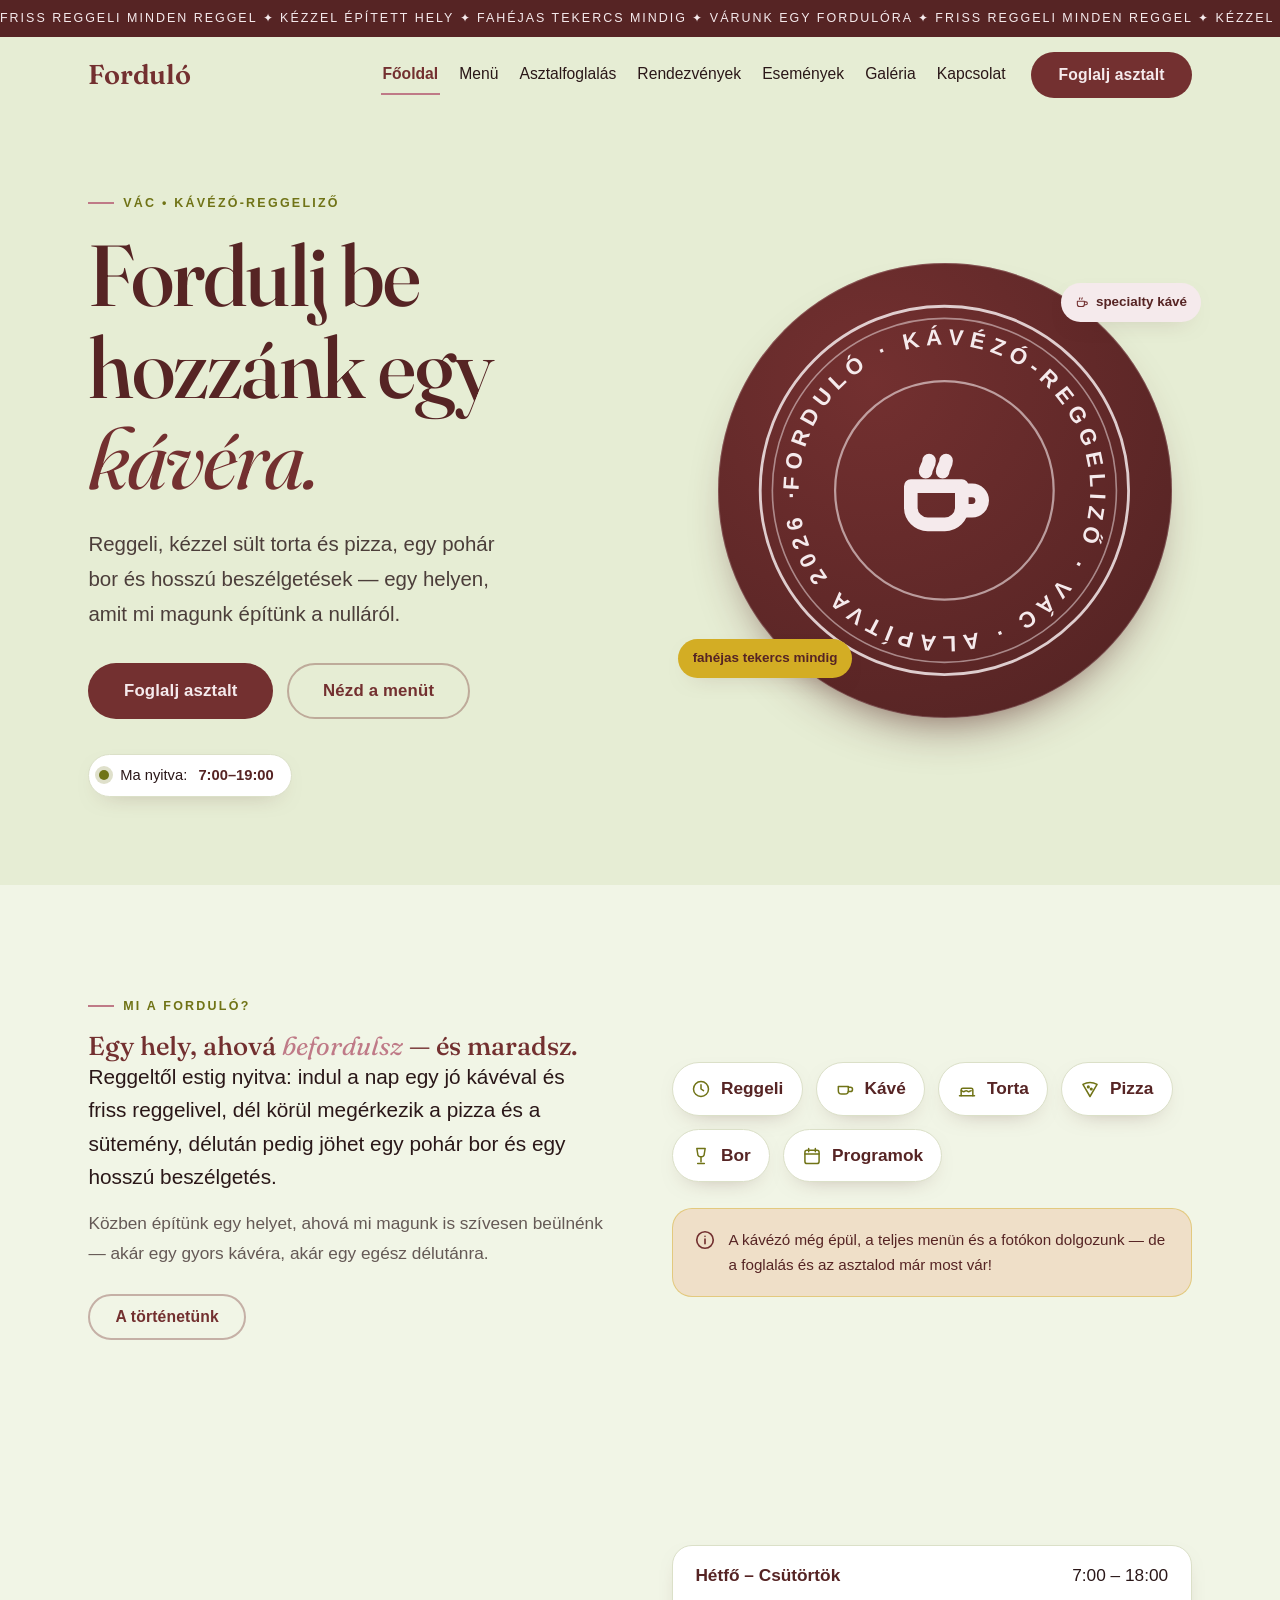
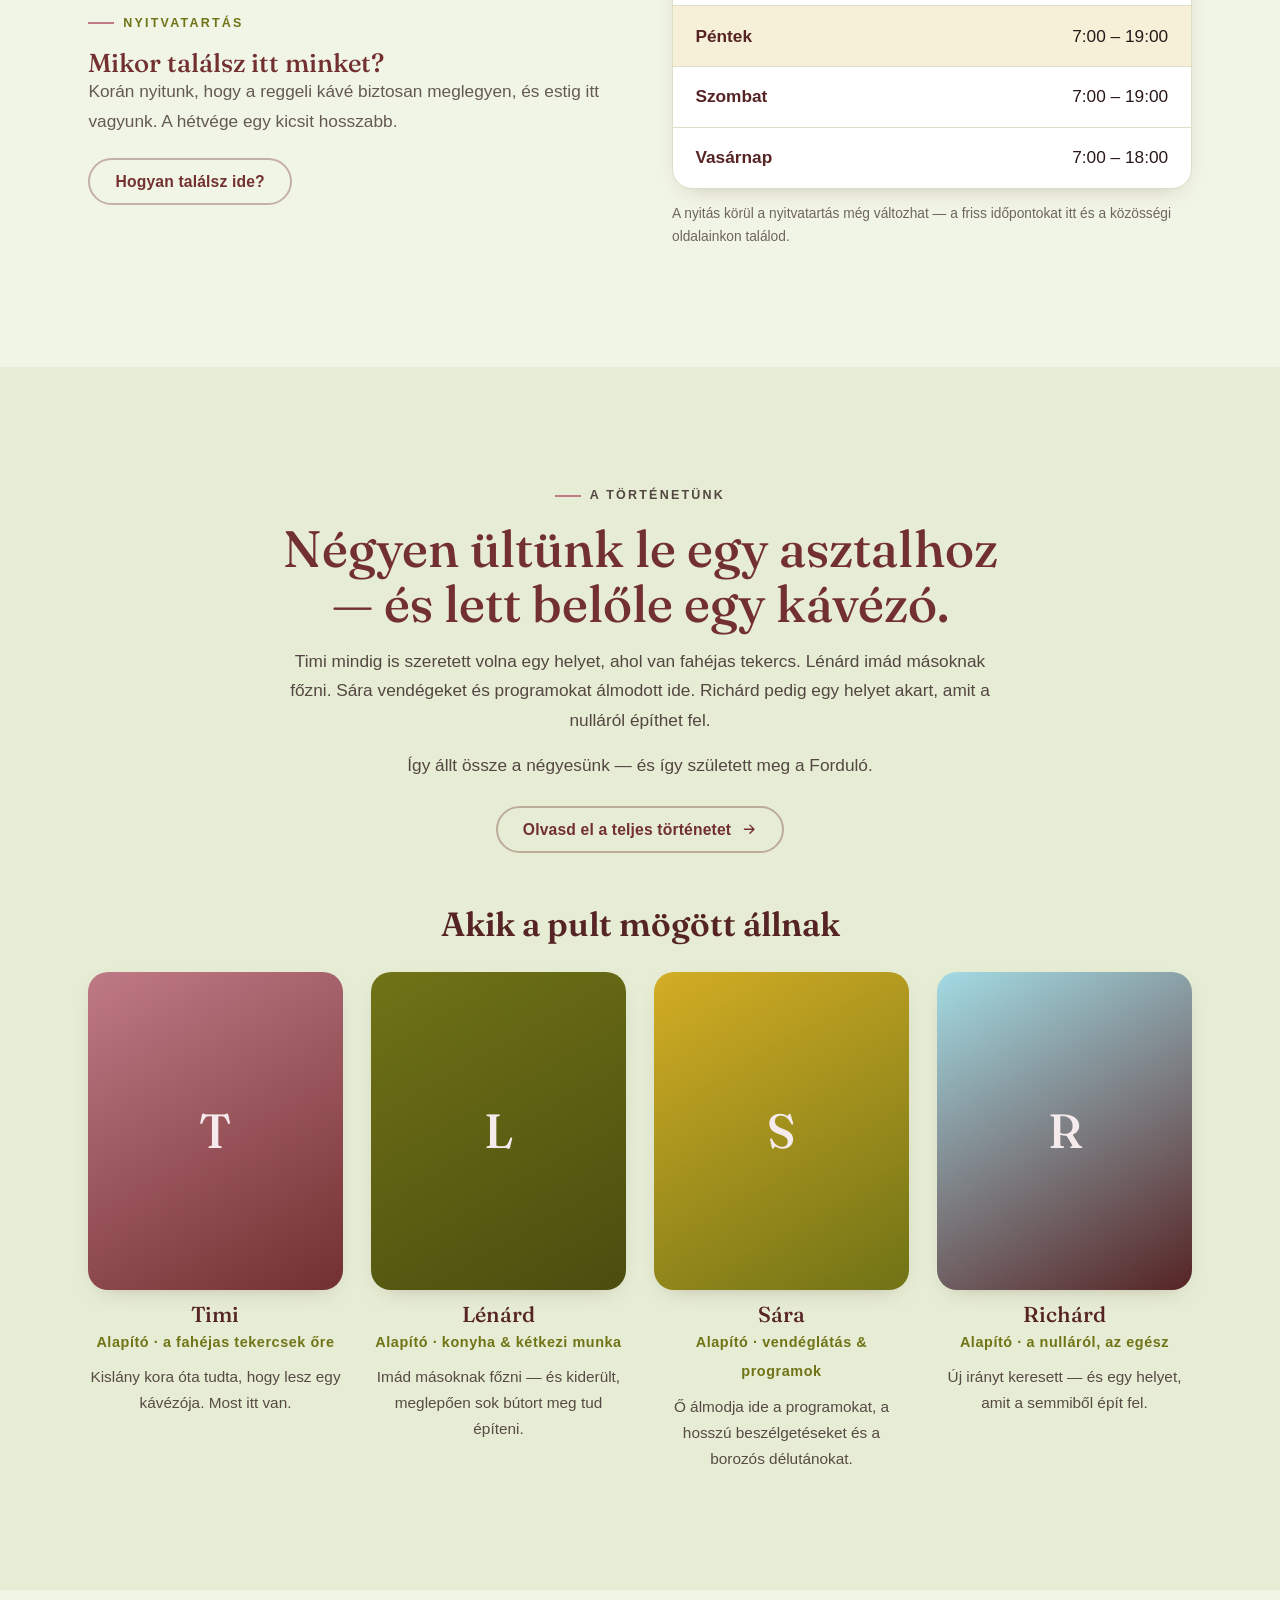
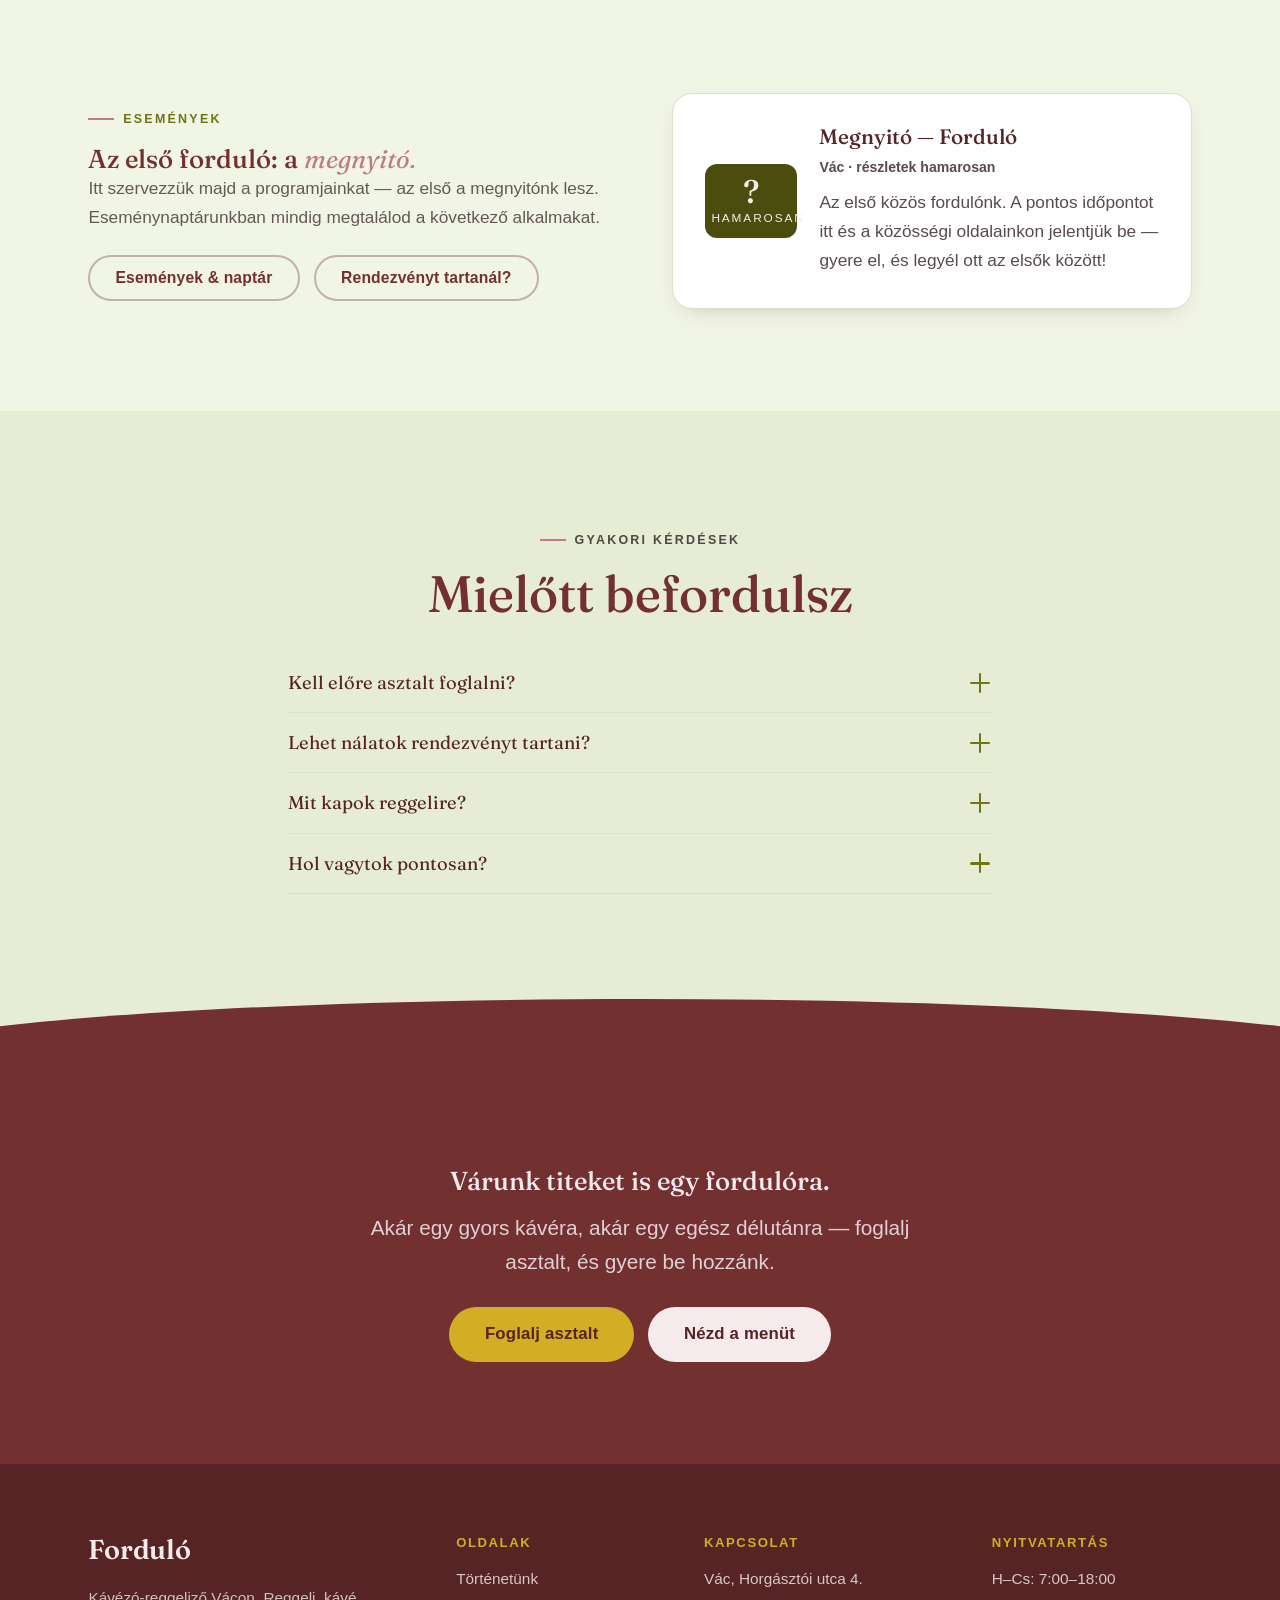
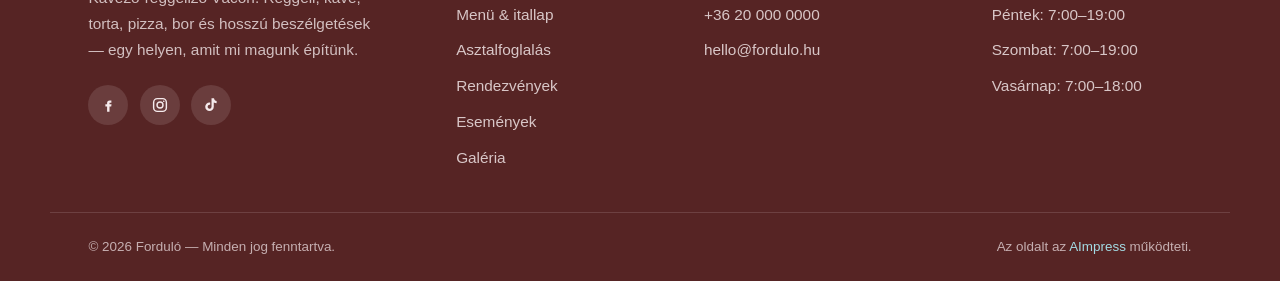
<file: index.html>
<!DOCTYPE html>
<html lang="hu">
<head>
  <meta charset="UTF-8" />
  <meta name="viewport" content="width=device-width, initial-scale=1.0" />
  <title>Forduló — Kávézó-reggeliző Vácon</title>
  <meta name="description" content="A Forduló egy kávézó-reggeliző Vácon: friss reggeli, kézzel sült torta és pizza, pohár bor és hosszú beszélgetések — egy helyen, amit mi magunk építünk. Várunk egy fordulóra!" />
  <meta property="og:title" content="Forduló — Kávézó-reggeliző Vácon" />
  <meta property="og:description" content="Reggeli, kávé, torta, pizza, bor és programok egy helyen. Várunk egy fordulóra!" />
  <meta property="og:type" content="website" />
  <link rel="icon" href="data:image/svg+xml,<svg xmlns='http://www.w3.org/2000/svg' viewBox='0 0 100 100'><circle cx='50' cy='50' r='48' fill='%23733030'/><text x='50' y='72' font-family='Georgia,serif' font-size='60' font-weight='600' fill='%23D3AD24' text-anchor='middle'>F</text></svg>" />
  <link rel="preconnect" href="https://fonts.googleapis.com" />
  <link rel="preconnect" href="https://fonts.gstatic.com" crossorigin />
  <link href="https://fonts.googleapis.com/css2?family=Fraunces:ital,opsz,wght@0,9..144,400;0,9..144,500;0,9..144,600;1,9..144,400;1,9..144,500&family=Hanken+Grotesque:wght@400;500;600;700&display=swap" rel="stylesheet" />
  <link rel="stylesheet" href="styles.css" />
</head>
<body>

  <!-- ============================ HEADER ============================ -->
  <div class="marquee" aria-hidden="true">
      <div class="marquee__track">
        <span>Friss reggeli minden reggel ✦ Kézzel épített hely ✦ Fahéjas tekercs mindig ✦ Várunk egy fordulóra ✦&#160;</span>
        <span>Friss reggeli minden reggel ✦ Kézzel épített hely ✦ Fahéjas tekercs mindig ✦ Várunk egy fordulóra ✦&#160;</span>
        <span>Friss reggeli minden reggel ✦ Kézzel épített hely ✦ Fahéjas tekercs mindig ✦ Várunk egy fordulóra ✦&#160;</span>
        <span>Friss reggeli minden reggel ✦ Kézzel épített hely ✦ Fahéjas tekercs mindig ✦ Várunk egy fordulóra ✦&#160;</span>
      </div>
    </div>
  <header class="site-header" id="siteHeader">
    <div class="nav container">
      <a class="brand" href="index.html">Forduló</a>
      <button class="nav__toggle" id="navToggle" aria-label="Menü megnyitása" aria-expanded="false" aria-controls="navMenu">
        <span></span><span></span><span></span>
      </button>
      <nav class="nav__menu" id="navMenu" aria-label="Főmenü">
        <a href="index.html" class="nav__link is-active">Főoldal</a>
        <a href="menu.html" class="nav__link">Menü</a>
        <a href="asztalfoglalas.html" class="nav__link">Asztalfoglalás</a>
        <a href="rendezvenyek.html" class="nav__link">Rendezvények</a>
        <a href="esemenyek.html" class="nav__link">Események</a>
        <a href="galeria.html" class="nav__link">Galéria</a>
        <a href="kapcsolat.html" class="nav__link">Kapcsolat</a>
        <a href="asztalfoglalas.html" class="btn btn--solid nav__cta">Foglalj asztalt</a>
      </nav>
    </div>
  </header>

  <main>
    <!-- ============================ HERO ============================ -->
    <section class="hero container">
      <div class="hero__grid">
        <div class="hero__copy reveal">
          <p class="eyebrow">Vác • Kávézó-reggeliző</p>
          <h1>Fordulj be<br />hozzánk egy <em>kávéra.</em></h1>
          <p class="hero__sub">Reggeli, kézzel sült torta és pizza, egy pohár bor és hosszú beszélgetések — egy helyen, amit mi magunk építünk a nulláról.</p>
          <div class="hero__actions btn-row">
            <a href="asztalfoglalas.html" class="btn btn--solid btn--lg">Foglalj asztalt</a>
            <a href="menu.html" class="btn btn--ghost btn--lg">Nézd a menüt</a>
          </div>
          <span class="hero__today">
            <span class="dot"></span>
            Ma nyitva: <strong id="todayTime">7:00–18:00</strong>
          </span>
        </div>

        <div class="hero__art reveal" data-delay="1" aria-hidden="true">
          <span class="hero__chip hero__chip--a">
            <svg viewBox="0 0 24 24" fill="none" stroke="currentColor" stroke-width="1.8" stroke-linecap="round" stroke-linejoin="round"><path d="M4 9h12v5a4 4 0 0 1-4 4H8a4 4 0 0 1-4-4V9Z"/><path d="M16 10h2.5a2.5 2.5 0 0 1 0 5H16"/><path d="M7.5 5.5c0-1 .8-1.5.8-2.5M11.5 5.5c0-1 .8-1.5.8-2.5"/></svg>
            specialty kávé
          </span>
          <span class="hero__chip hero__chip--b">fahéjas tekercs mindig</span>
          <div class="hero__seal">
            <!-- A FORDULÓ pecsét — a külső gyűrű lassan forog ("forduló") -->
            <svg class="seal" viewBox="0 0 200 200" role="img" aria-label="Forduló kávézó-reggeliző, Vác, 2026">
              <defs>
                <!-- a körfelirat útja (r=72 → kerület ~452, ennyi a textLength) -->
                <path id="sealCircle" d="M100,100 m-72,0 a72,72 0 1,1 144,0 a72,72 0 1,1 -144,0" />
              </defs>
              <!-- a teljes pecsét lassan forog ("forduló") -->
              <g class="seal__rotor">
                <circle cx="100" cy="100" r="91" fill="none" stroke="currentColor" stroke-width="1.4" opacity="0.85"/>
                <circle cx="100" cy="100" r="85" fill="none" stroke="currentColor" stroke-width="0.8" opacity="0.5"/>
                <circle cx="100" cy="100" r="54" fill="none" stroke="currentColor" stroke-width="1.1" opacity="0.6"/>
                <!-- a felirat textLength-csel pontosan körbeér, nincs rés és nincs átfedés -->
                <text class="seal__ring-text" fill="currentColor">
                  <textPath href="#sealCircle" startOffset="0" textLength="452" lengthAdjust="spacing">FORDULÓ&#160;·&#160;KÁVÉZÓ-REGGELIZŐ&#160;·&#160;VÁC&#160;·&#160;ALAPÍTVA 2026&#160;·</textPath>
                </text>
              </g>
              <!-- középső kávéscsésze (nem forog) -->
              <g fill="none" stroke="currentColor" stroke-width="3.2" stroke-linecap="round" stroke-linejoin="round" transform="translate(75,79) scale(2.1)">
                <path d="M4 9h12v5a4 4 0 0 1-4 4H8a4 4 0 0 1-4-4V9Z"/>
                <path d="M16 10h2.4a2.4 2.4 0 0 1 0 4.8H16"/>
                <path d="M7.5 5.6c0-1 .8-1.5.8-2.6M11.5 5.6c0-1 .8-1.5.8-2.6"/>
              </g>
            </svg>
          </div>
        </div>
      </div>
    </section>

    <!-- ========================= MI A FORDULÓ ========================= -->
    <section class="section section--paper">
      <div class="container split">
        <div class="reveal">
          <p class="eyebrow">Mi a Forduló?</p>
          <h2>Egy hely, ahová <span class="accent-italic">befordulsz</span> — és maradsz.</h2>
          <p class="lead">Reggeltől estig nyitva: indul a nap egy jó kávéval és friss reggelivel, dél körül megérkezik a pizza és a sütemény, délután pedig jöhet egy pohár bor és egy hosszú beszélgetés.</p>
          <p class="muted">Közben építünk egy helyet, ahová mi magunk is szívesen beülnénk — akár egy gyors kávéra, akár egy egész délutánra.</p>
          <div class="btn-row" style="margin-top:1.6rem;">
            <a href="tortenetunk.html" class="btn btn--ghost">A történetünk</a>
          </div>
        </div>
        <div class="reveal" data-delay="1">
          <div class="chips">
            <span class="chip"><svg viewBox="0 0 24 24" fill="none" stroke="currentColor" stroke-width="1.8" stroke-linecap="round" stroke-linejoin="round"><circle cx="12" cy="12" r="9"/><path d="M12 7v5l3 2"/></svg> Reggeli</span>
            <span class="chip"><svg viewBox="0 0 24 24" fill="none" stroke="currentColor" stroke-width="1.8" stroke-linecap="round" stroke-linejoin="round"><path d="M4 9h12v5a4 4 0 0 1-4 4H8a4 4 0 0 1-4-4V9Z"/><path d="M16 10h2.5a2.5 2.5 0 0 1 0 5H16"/></svg> Kávé</span>
            <span class="chip"><svg viewBox="0 0 24 24" fill="none" stroke="currentColor" stroke-width="1.8" stroke-linecap="round" stroke-linejoin="round"><path d="M3 20h18"/><path d="M5 20v-7a2 2 0 0 1 2-2h10a2 2 0 0 1 2 2v7"/><path d="M5 14c1.5 0 1.5 1.2 3 1.2S9.5 14 11 14s1.5 1.2 3 1.2 1.5-1.2 3-1.2"/></svg> Torta</span>
            <span class="chip"><svg viewBox="0 0 24 24" fill="none" stroke="currentColor" stroke-width="1.8" stroke-linecap="round" stroke-linejoin="round"><path d="M3.5 6.5 12 21l8.5-14.5a18 18 0 0 0-17 0Z"/><circle cx="10" cy="9.5" r="1"/><circle cx="13.5" cy="12" r="1"/></svg> Pizza</span>
            <span class="chip"><svg viewBox="0 0 24 24" fill="none" stroke="currentColor" stroke-width="1.8" stroke-linecap="round" stroke-linejoin="round"><path d="M7 3h10l-1 6a4 4 0 0 1-8 0L7 3Z"/><path d="M12 13v6M8 21h8"/></svg> Bor</span>
            <span class="chip"><svg viewBox="0 0 24 24" fill="none" stroke="currentColor" stroke-width="1.8" stroke-linecap="round" stroke-linejoin="round"><rect x="3.5" y="5" width="17" height="16" rx="2.5"/><path d="M3.5 9.5h17M8 3v4M16 3v4"/></svg> Programok</span>
          </div>
          <div class="callout" style="margin-top:1.6rem;">
            <svg viewBox="0 0 24 24" fill="none" stroke="currentColor" stroke-width="1.8" stroke-linecap="round" stroke-linejoin="round"><circle cx="12" cy="12" r="9"/><path d="M12 11v5M12 8l.01 0"/></svg>
            <p>A kávézó még épül, a teljes menün és a fotókon dolgozunk — de a foglalás és az asztalod már most vár!</p>
          </div>
        </div>
      </div>
    </section>

    <!-- ========================= NYITVATARTÁS ========================= -->
    <section class="section section--paper">
      <div class="container split">
        <div class="reveal">
          <p class="eyebrow">Nyitvatartás</p>
          <h2>Mikor találsz itt minket?</h2>
          <p class="muted">Korán nyitunk, hogy a reggeli kávé biztosan meglegyen, és estig itt vagyunk. A hétvége egy kicsit hosszabb.</p>
          <div class="btn-row" style="margin-top:1.4rem;">
            <a href="kapcsolat.html" class="btn btn--ghost">Hogyan találsz ide?</a>
          </div>
        </div>
        <div class="reveal" data-delay="1">
          <div class="hours">
            <div class="hours__row" data-days="1,2,3,4">
              <span class="hours__day">Hétfő – Csütörtök</span>
              <span class="hours__time">7:00 – 18:00</span>
            </div>
            <div class="hours__row" data-days="5">
              <span class="hours__day">Péntek</span>
              <span class="hours__time">7:00 – 19:00</span>
            </div>
            <div class="hours__row" data-days="6">
              <span class="hours__day">Szombat</span>
              <span class="hours__time">7:00 – 19:00</span>
            </div>
            <div class="hours__row" data-days="0">
              <span class="hours__day">Vasárnap</span>
              <span class="hours__time">7:00 – 18:00</span>
            </div>
          </div>
          <p class="hours__note">A nyitás körül a nyitvatartás még változhat — a friss időpontokat itt és a közösségi oldalainkon találod.</p>
        </div>
      </div>
    </section>

    <!-- ========================= RÓLUNK: történet + csapat (egy szekció, egy szín) ========================= -->
    <section class="section section--cream">
      <div class="container">
        <div class="section-head section-head--center reveal" style="max-width:720px;">
          <p class="eyebrow eyebrow--center">A történetünk</p>
          <h2>Négyen ültünk le egy asztalhoz — és lett belőle egy kávézó.</h2>
          <p>Timi mindig is szeretett volna egy helyet, ahol van fahéjas tekercs. Lénárd imád másoknak főzni. Sára vendégeket és programokat álmodott ide. Richárd pedig egy helyet akart, amit a nulláról építhet fel.</p>
          <p style="margin-top:0.7rem;">Így állt össze a négyesünk — és így született meg a Forduló.</p>
          <div class="btn-row" style="justify-content:center; margin-top:1.6rem;">
            <a href="tortenetunk.html" class="btn btn--ghost">Olvasd el a teljes történetet
              <svg viewBox="0 0 24 24" fill="none" stroke="currentColor" stroke-width="2" stroke-linecap="round" stroke-linejoin="round"><path d="M5 12h14M13 6l6 6-6 6"/></svg>
            </a>
          </div>
        </div>

        <h3 class="team-title reveal" data-delay="1">Akik a pult mögött állnak</h3>
        <div class="grid grid--4" style="margin-top:1.8rem;">
          <div class="person reveal">
            <div class="person__photo" style="background:linear-gradient(150deg,#BF7A87,#733030);">T</div>
            <h3>Timi</h3>
            <span>Alapító · a fahéjas tekercsek őre</span>
            <p>Kislány kora óta tudta, hogy lesz egy kávézója. Most itt van.</p>
          </div>
          <div class="person reveal" data-delay="1">
            <div class="person__photo" style="background:linear-gradient(150deg,#707316,#4B4D0F);">L</div>
            <h3>Lénárd</h3>
            <span>Alapító · konyha &amp; kétkezi munka</span>
            <p>Imád másoknak főzni — és kiderült, meglepően sok bútort meg tud építeni.</p>
          </div>
          <div class="person reveal" data-delay="2">
            <div class="person__photo" style="background:linear-gradient(150deg,#D3AD24,#707316);">S</div>
            <h3>Sára</h3>
            <span>Alapító · vendéglátás &amp; programok</span>
            <p>Ő álmodja ide a programokat, a hosszú beszélgetéseket és a borozós délutánokat.</p>
          </div>
          <div class="person reveal" data-delay="3">
            <div class="person__photo" style="background:linear-gradient(150deg,#A3DBE4,#562424);">R</div>
            <h3>Richárd</h3>
            <span>Alapító · a nulláról, az egész</span>
            <p>Új irányt keresett — és egy helyet, amit a semmiből épít fel.</p>
          </div>
        </div>
      </div>
    </section>

    <!-- ========================= ESEMÉNYEK TEASER ========================= -->
    <section class="section section--paper">
      <div class="container split">
        <div class="reveal">
          <p class="eyebrow">Események</p>
          <h2>Az első forduló: a <span class="accent-italic">megnyitó.</span></h2>
          <p class="muted">Itt szervezzük majd a programjainkat — az első a megnyitónk lesz. Eseménynaptárunkban mindig megtalálod a következő alkalmakat.</p>
          <div class="btn-row" style="margin-top:1.4rem;">
            <a href="esemenyek.html" class="btn btn--ghost">Események &amp; naptár</a>
            <a href="rendezvenyek.html" class="btn btn--ghost">Rendezvényt tartanál?</a>
          </div>
        </div>
        <div class="reveal" data-delay="1">
          <article class="card">
            <div class="event">
              <div class="event__date is-soon">
                <span class="d">?</span>
                <span class="m">Hamarosan</span>
              </div>
              <div class="event__body">
                <h3>Megnyitó — Forduló</h3>
                <p class="event__meta">Vác · részletek hamarosan</p>
                <p>Az első közös fordulónk. A pontos időpontot itt és a közösségi oldalainkon jelentjük be — gyere el, és legyél ott az elsők között!</p>
              </div>
            </div>
          </article>
        </div>
      </div>
    </section>

    <!-- ========================= GYIK ========================= -->
    <section class="section section--cream">
      <div class="container" style="max-width:780px;">
        <div class="section-head section-head--center reveal">
          <p class="eyebrow eyebrow--center">Gyakori kérdések</p>
          <h2>Mielőtt befordulsz</h2>
        </div>
        <div class="reveal" style="margin-top:2rem;">
          <div class="faq-item">
            <button class="faq-q" aria-expanded="false"><span>Kell előre asztalt foglalni?</span><span class="ic"></span></button>
            <div class="faq-a"><p>Egy gyors kávéhoz nem feltétlenül, de hétvégén és nagyobb társasággal jó előre szólni. Pár kattintás az <a href="asztalfoglalas.html">Asztalfoglalás</a> oldalon, és tartjuk az asztalt.</p></div>
          </div>
          <div class="faq-item">
            <button class="faq-q" aria-expanded="false"><span>Lehet nálatok rendezvényt tartani?</span><span class="ic"></span></button>
            <div class="faq-a"><p>Igen! Szülinap, céges összejövetel, borozós délután — írd meg a részleteket a <a href="rendezvenyek.html">Rendezvények</a> oldalon, és egyedi ajánlattal keresünk.</p></div>
          </div>
          <div class="faq-item">
            <button class="faq-q" aria-expanded="false"><span>Mit kapok reggelire?</span><span class="ic"></span></button>
            <div class="faq-a"><p>A reggeli a szívünk csücske, ezért bőséges a kínálat — a részletes menün még dolgozunk, de a friss kávé és a fahéjas tekercs garantált. A teljes választékot a <a href="menu.html">Menü</a> oldalon frissítjük.</p></div>
          </div>
          <div class="faq-item">
            <button class="faq-q" aria-expanded="false"><span>Hol vagytok pontosan?</span><span class="ic"></span></button>
            <div class="faq-a"><p>Vácon, a <strong>Horgásztói utca 4.</strong> alatt találsz minket (a Viking Gym közelében). A térképet és az összes elérhetőséget a <a href="kapcsolat.html">Kapcsolat</a> oldalon nézheted meg.</p></div>
          </div>
        </div>
      </div>
    </section>

    <!-- transition -->
    <svg class="wave" viewBox="0 0 1440 70" preserveAspectRatio="none" aria-hidden="true"><path d="M0,70 L0,30 C360,-6 1080,-6 1440,30 L1440,70 Z" fill="#733030"/></svg>

    <!-- ========================= CTA BAND ========================= -->
    <section class="band band--wine section">
      <div class="container section-head--center" style="text-align:center; max-width:680px;">
        <h2 class="reveal">Várunk titeket is egy fordulóra.</h2>
        <p class="reveal lead" data-delay="1" style="margin-top:1rem;">Akár egy gyors kávéra, akár egy egész délutánra — foglalj asztalt, és gyere be hozzánk.</p>
        <div class="btn-row reveal" data-delay="2" style="justify-content:center; margin-top:1.8rem;">
          <a href="asztalfoglalas.html" class="btn btn--gold btn--lg">Foglalj asztalt</a>
          <a href="menu.html" class="btn btn--light btn--lg">Nézd a menüt</a>
        </div>
      </div>
    </section>
  </main>

  <!-- ============================ FOOTER ============================ -->
  <footer class="site-footer">
    <div class="container footer__grid">
      <div class="footer__brand">
        <a class="brand brand--light" href="index.html">Forduló</a>
        <p class="footer__tag">Kávézó-reggeliző Vácon. Reggeli, kávé, torta, pizza, bor és hosszú beszélgetések — egy helyen, amit mi magunk építünk.</p>
        <!-- TODO: cseréld a # helyére a valódi közösségi linkeket -->
        <div class="socials">
          <a href="#" aria-label="Facebook" target="_blank" rel="noopener"><svg viewBox="0 0 24 24" fill="currentColor"><path d="M14 9h2.5V6H14c-2 0-3.2 1.3-3.2 3.3V11H8.5v3h2.3v7H14v-7h2.3l.4-3H14V9.6c0-.4.2-.6.6-.6Z"/></svg></a>
          <a href="#" aria-label="Instagram" target="_blank" rel="noopener"><svg viewBox="0 0 24 24" fill="none" stroke="currentColor" stroke-width="1.9"><rect x="3.5" y="3.5" width="17" height="17" rx="5"/><circle cx="12" cy="12" r="4"/><circle cx="17" cy="7" r="1.1" fill="currentColor" stroke="none"/></svg></a>
          <a href="#" aria-label="TikTok" target="_blank" rel="noopener"><svg viewBox="0 0 24 24" fill="currentColor"><path d="M16 3c.3 2 1.6 3.5 3.5 3.8v3c-1.4 0-2.7-.4-3.8-1.1v5.6a5.7 5.7 0 1 1-5.7-5.7c.3 0 .6 0 .9.1v3.1a2.6 2.6 0 1 0 1.8 2.5V3H16Z"/></svg></a>
        </div>
      </div>
      <div class="footer__col">
        <h4>Oldalak</h4>
        <ul>
          <li><a href="tortenetunk.html">Történetünk</a></li>
          <li><a href="menu.html">Menü &amp; itallap</a></li>
          <li><a href="asztalfoglalas.html">Asztalfoglalás</a></li>
          <li><a href="rendezvenyek.html">Rendezvények</a></li>
          <li><a href="esemenyek.html">Események</a></li>
          <li><a href="galeria.html">Galéria</a></li>
        </ul>
      </div>
      <div class="footer__col">
        <h4>Kapcsolat</h4>
        <ul>
          <!-- TODO: valódi cím / telefon / e-mail -->
          <li>Vác, Horgásztói utca 4.</li>
          <li><a href="tel:+36200000000">+36 20 000 0000</a></li>
          <li><a href="mailto:hello@fordulo.hu">hello@fordulo.hu</a></li>
        </ul>
      </div>
      <div class="footer__col">
        <h4>Nyitvatartás</h4>
        <ul>
          <li>H–Cs: 7:00–18:00</li>
          <li>Péntek: 7:00–19:00</li>
          <li>Szombat: 7:00–19:00</li>
          <li>Vasárnap: 7:00–18:00</li>
        </ul>
      </div>
    </div>
    <div class="container footer__bottom">
      <span>© <span id="year"></span> Forduló — Minden jog fenntartva.</span>
      <span>Az oldalt az <a href="https://aimpress.hu/" target="_blank" rel="noopener">AImpress</a> működteti.</span>
    </div>
  </footer>

  <script src="script.js"></script>
</body>
</html>
</file>
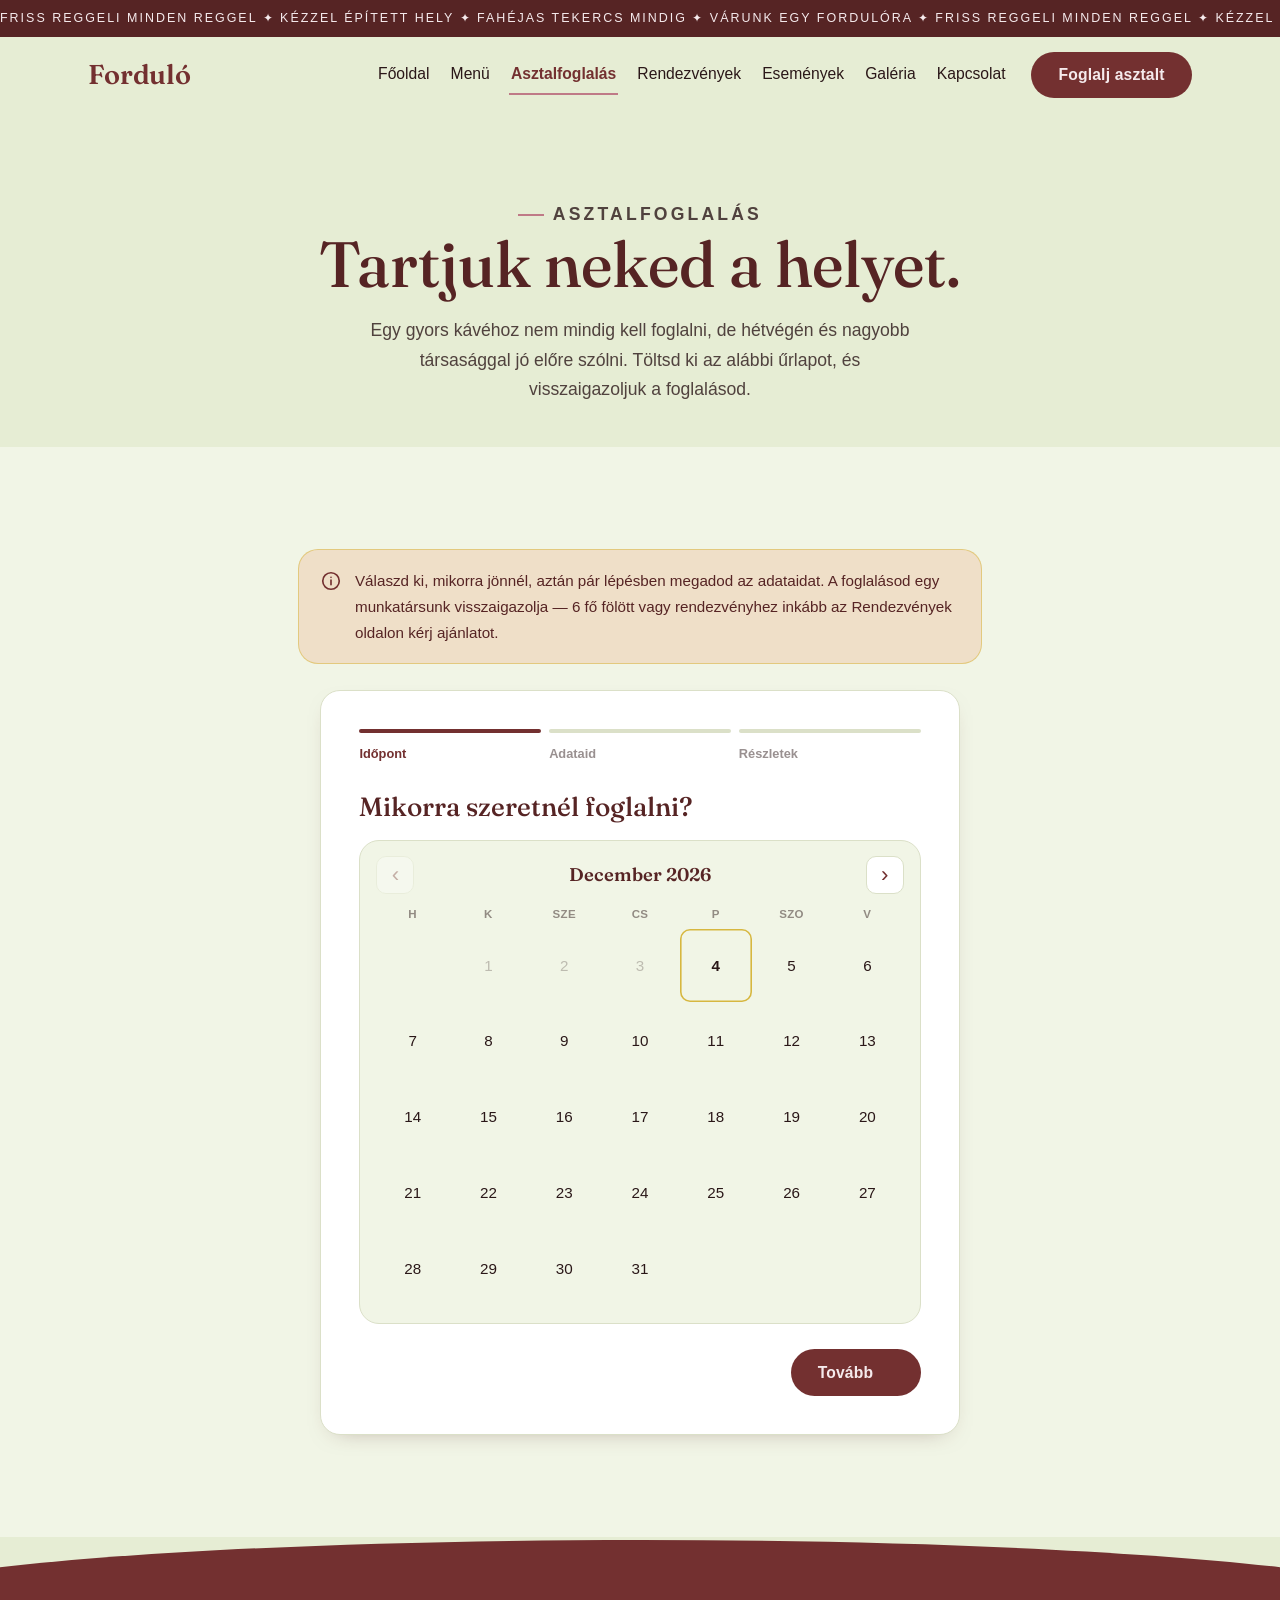
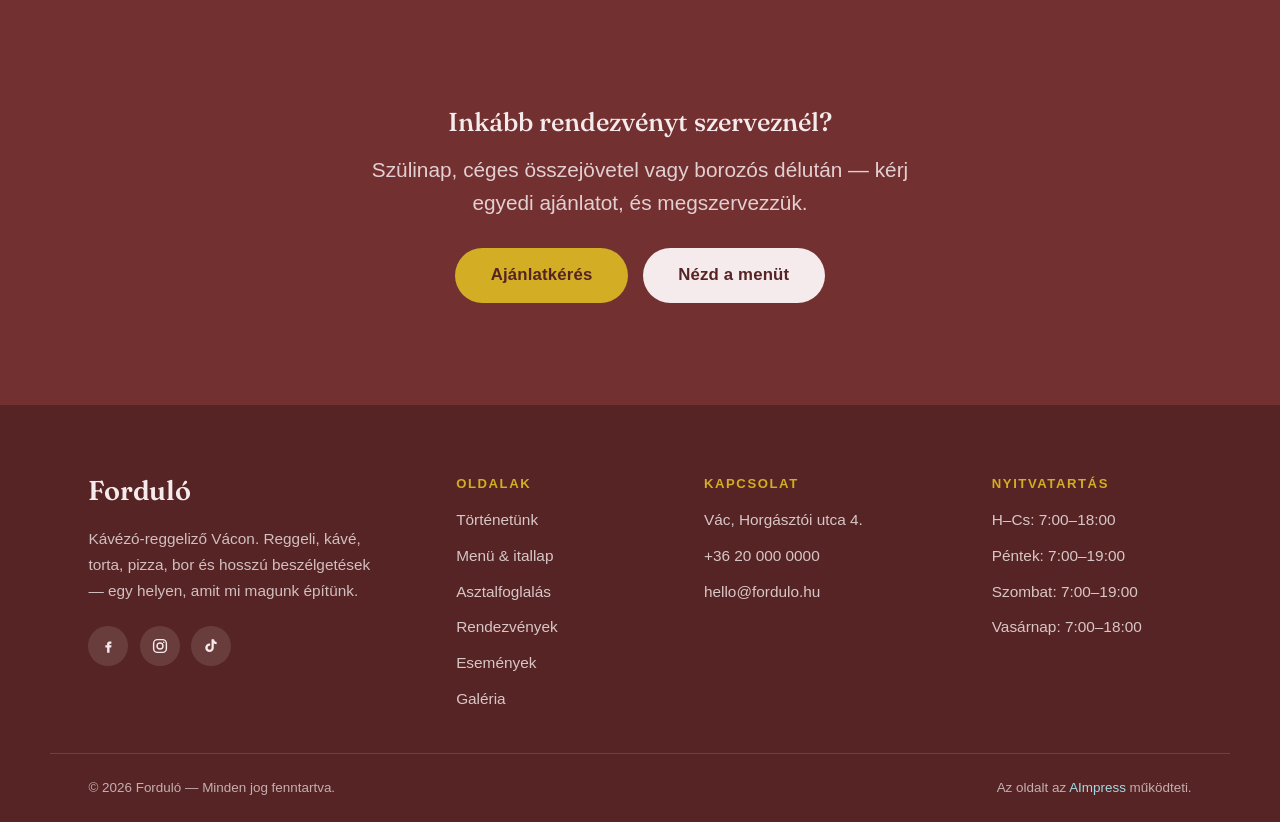
<file: asztalfoglalas.html>
<!DOCTYPE html>
<html lang="hu">
<head>
  <meta charset="UTF-8" />
  <meta name="viewport" content="width=device-width, initial-scale=1.0" />
  <title>Asztalfoglalás — Forduló Kávézó-reggeliző Vác</title>
  <meta name="description" content="Foglalj asztalt a Forduló kávézóban Vácon. Pár kattintás, és tartjuk neked a helyet — akár reggelire, akár egy délutáni kávéra vagy borozós estére." />
  <meta property="og:title" content="Asztalfoglalás — Forduló" />
  <meta property="og:description" content="Foglalj asztalt online a Forduló kávézóban Vácon." />
  <meta property="og:type" content="website" />
  <link rel="icon" href="data:image/svg+xml,<svg xmlns='http://www.w3.org/2000/svg' viewBox='0 0 100 100'><circle cx='50' cy='50' r='48' fill='%23733030'/><text x='50' y='72' font-family='Georgia,serif' font-size='60' font-weight='600' fill='%23D3AD24' text-anchor='middle'>F</text></svg>" />
  <link rel="preconnect" href="https://fonts.googleapis.com" />
  <link rel="preconnect" href="https://fonts.gstatic.com" crossorigin />
  <link href="https://fonts.googleapis.com/css2?family=Fraunces:ital,opsz,wght@0,9..144,400;0,9..144,500;0,9..144,600;1,9..144,400;1,9..144,500&family=Hanken+Grotesque:wght@400;500;600;700&display=swap" rel="stylesheet" />
  <link rel="stylesheet" href="styles.css" />
</head>
<body>

  <!-- ============================ HEADER ============================ -->
  <div class="marquee" aria-hidden="true">
      <div class="marquee__track">
        <span>Friss reggeli minden reggel ✦ Kézzel épített hely ✦ Fahéjas tekercs mindig ✦ Várunk egy fordulóra ✦&#160;</span>
        <span>Friss reggeli minden reggel ✦ Kézzel épített hely ✦ Fahéjas tekercs mindig ✦ Várunk egy fordulóra ✦&#160;</span>
        <span>Friss reggeli minden reggel ✦ Kézzel épített hely ✦ Fahéjas tekercs mindig ✦ Várunk egy fordulóra ✦&#160;</span>
        <span>Friss reggeli minden reggel ✦ Kézzel épített hely ✦ Fahéjas tekercs mindig ✦ Várunk egy fordulóra ✦&#160;</span>
      </div>
    </div>
  <header class="site-header" id="siteHeader">
    <div class="nav container">
      <a class="brand" href="index.html">Forduló</a>
      <button class="nav__toggle" id="navToggle" aria-label="Menü megnyitása" aria-expanded="false" aria-controls="navMenu">
        <span></span><span></span><span></span>
      </button>
      <nav class="nav__menu" id="navMenu" aria-label="Főmenü">
        <a href="index.html" class="nav__link">Főoldal</a>
        <a href="menu.html" class="nav__link">Menü</a>
        <a href="asztalfoglalas.html" class="nav__link is-active">Asztalfoglalás</a>
        <a href="rendezvenyek.html" class="nav__link">Rendezvények</a>
        <a href="esemenyek.html" class="nav__link">Események</a>
        <a href="galeria.html" class="nav__link">Galéria</a>
        <a href="kapcsolat.html" class="nav__link">Kapcsolat</a>
        <a href="asztalfoglalas.html" class="btn btn--solid nav__cta">Foglalj asztalt</a>
      </nav>
    </div>
  </header>

  <main>
    <!-- ============================ PAGE HERO ============================ -->
    <section class="page-hero container">
      <p class="eyebrow eyebrow--center reveal">Asztalfoglalás</p>
      <h1 class="reveal" data-delay="1">Tartjuk neked a helyet.</h1>
      <p class="reveal" data-delay="2">Egy gyors kávéhoz nem mindig kell foglalni, de hétvégén és nagyobb társasággal jó előre szólni. Töltsd ki az alábbi űrlapot, és visszaigazoljuk a foglalásod.</p>
    </section>

    <!-- ========================= FOGLALÁS ========================= -->
    <section class="section section--paper">
      <div class="container" style="max-width:760px;">
        <div class="callout reveal" style="margin-bottom:1.6rem;">
          <svg viewBox="0 0 24 24" fill="none" stroke="currentColor" stroke-width="1.8" stroke-linecap="round" stroke-linejoin="round"><circle cx="12" cy="12" r="9"/><path d="M12 11v5M12 8l.01 0"/></svg>
          <p>Válaszd ki, mikorra jönnél, aztán pár lépésben megadod az adataidat. A foglalásod egy munkatársunk visszaigazolja — 6 fő fölött vagy rendezvényhez inkább az <a href="rendezvenyek.html">Rendezvények</a> oldalon kérj ajánlatot.</p>
        </div>

        <form class="booking reveal" data-type="reservation" data-delay="1" novalidate>
          <ol class="booking__progress" data-progress>
            <li>Időpont</li>
            <li>Adataid</li>
            <li>Részletek</li>
          </ol>

          <!-- 1. lépés: időpont -->
          <div class="booking__step" data-step>
            <h3 class="booking__q">Mikorra szeretnél foglalni?</h3>
            <div class="cal" data-calendar></div>
            <input type="hidden" name="datum" required />
            <div class="slots" data-slots hidden>
              <p class="slots__label">Válassz időpontot — <span class="slots__date" data-date-label></span></p>
              <div class="slots__grid" data-slot-grid></div>
            </div>
            <input type="hidden" name="idopont" required />
            <p class="booking__hint" data-step-error hidden>Válassz dátumot és időpontot a folytatáshoz.</p>
            <div class="booking__nav">
              <span></span>
              <button type="button" class="btn btn--solid" data-next>Tovább</button>
            </div>
          </div>

          <!-- 2. lépés: adatok -->
          <div class="booking__step" data-step>
            <h3 class="booking__q">Kihez szóljon a visszaigazolás?</h3>
            <div class="field-grid">
              <div class="field is-full">
                <label for="r-name">Név <span class="req">*</span></label>
                <input type="text" id="r-name" name="nev" required autocomplete="name" placeholder="Teljes neved" />
                <span class="error">Kérlek, add meg a neved.</span>
              </div>
              <div class="field">
                <label for="r-phone">Telefonszám <span class="req">*</span></label>
                <input type="tel" id="r-phone" name="telefon" required autocomplete="tel" placeholder="+36 ..." />
                <span class="error">Kérlek, add meg a telefonszámod.</span>
              </div>
              <div class="field">
                <label for="r-email">E-mail <span class="req">*</span></label>
                <input type="email" id="r-email" name="email" required autocomplete="email" placeholder="te@email.hu" />
                <span class="error">Adj meg egy érvényes e-mail címet.</span>
              </div>
            </div>
            <p class="booking__hint" data-step-error hidden>Kérlek, töltsd ki a csillaggal jelölt mezőket.</p>
            <div class="booking__nav">
              <button type="button" class="btn btn--ghost" data-back>Vissza</button>
              <button type="button" class="btn btn--solid" data-next>Tovább</button>
            </div>
          </div>

          <!-- 3. lépés: részletek -->
          <div class="booking__step" data-step>
            <h3 class="booking__q">Még pár részlet.</h3>
            <div class="field-grid">
              <div class="field">
                <label for="r-guests">Létszám <span class="req">*</span></label>
                <select id="r-guests" name="letszam" required>
                  <option value="">Válassz…</option>
                  <option value="1">1 fő</option>
                  <option value="2">2 fő</option>
                  <option value="3">3 fő</option>
                  <option value="4">4 fő</option>
                  <option value="5">5 fő</option>
                  <option value="6">6 fő</option>
                  <option value="7+">7 vagy több (ajánlatkérés)</option>
                </select>
                <span class="error">Add meg a létszámot.</span>
              </div>
              <div class="field">
                <label for="r-occasion">Alkalom</label>
                <select id="r-occasion" name="alkalom">
                  <option value="">Válassz… (opcionális)</option>
                  <option>Reggeli</option>
                  <option>Ebéd</option>
                  <option>Kávé &amp; süti</option>
                  <option>Borozós délután</option>
                  <option>Szülinap</option>
                  <option>Egyéb</option>
                </select>
              </div>
              <div class="field is-full">
                <label for="r-note">Megjegyzés</label>
                <textarea id="r-note" name="megjegyzes" placeholder="Bármi, amit jó, ha tudunk — pl. babakocsi, allergia, ablak melletti asztal…"></textarea>
              </div>
            </div>
            <label class="consent" style="margin-top:1.1rem;">
              <input type="checkbox" name="adatkezeles" required />
              <span>Hozzájárulok, hogy a Forduló a foglalás visszaigazolása érdekében kezelje a megadott adataimat. <span class="req">*</span></span>
            </label>
            <p class="booking__hint" data-step-error hidden>Kérlek, töltsd ki a csillaggal jelölt mezőket, és fogadd el az adatkezelést.</p>
            <div class="booking__nav">
              <button type="button" class="btn btn--ghost" data-back>Vissza</button>
              <button type="submit" class="btn btn--solid" data-submit>Foglalás elküldése</button>
            </div>
            <div class="form-status" role="status" aria-live="polite"></div>
          </div>

          <!-- kész -->
          <div class="booking__done" data-done hidden>
            <div class="booking__done-ic"><svg viewBox="0 0 24 24" fill="none" stroke="currentColor" stroke-width="2.2" stroke-linecap="round" stroke-linejoin="round"><path d="M20 6 9 17l-5-5"/></svg></div>
            <h3>Köszönjük!</h3>
            <p data-done-msg>A foglalási kérésedet megkaptuk — hamarosan visszaigazoljuk telefonon vagy e-mailben.</p>
          </div>
        </form>
      </div>
    </section>

    <!-- transition -->
    <svg class="wave" viewBox="0 0 1440 70" preserveAspectRatio="none" aria-hidden="true"><path d="M0,70 L0,30 C360,-6 1080,-6 1440,30 L1440,70 Z" fill="#733030"/></svg>

    <!-- ========================= CTA BAND ========================= -->
    <section class="band band--wine section">
      <div class="container section-head--center" style="text-align:center; max-width:680px;">
        <h2 class="reveal">Inkább rendezvényt szerveznél?</h2>
        <p class="reveal lead" data-delay="1" style="margin-top:1rem;">Szülinap, céges összejövetel vagy borozós délután — kérj egyedi ajánlatot, és megszervezzük.</p>
        <div class="btn-row reveal" data-delay="2" style="justify-content:center; margin-top:1.8rem;">
          <a href="rendezvenyek.html" class="btn btn--gold btn--lg">Ajánlatkérés</a>
          <a href="menu.html" class="btn btn--light btn--lg">Nézd a menüt</a>
        </div>
      </div>
    </section>
  </main>

  <!-- ============================ FOOTER ============================ -->
  <footer class="site-footer">
    <div class="container footer__grid">
      <div class="footer__brand">
        <a class="brand brand--light" href="index.html">Forduló</a>
        <p class="footer__tag">Kávézó-reggeliző Vácon. Reggeli, kávé, torta, pizza, bor és hosszú beszélgetések — egy helyen, amit mi magunk építünk.</p>
        <!-- TODO: cseréld a # helyére a valódi közösségi linkeket -->
        <div class="socials">
          <a href="#" aria-label="Facebook" target="_blank" rel="noopener"><svg viewBox="0 0 24 24" fill="currentColor"><path d="M14 9h2.5V6H14c-2 0-3.2 1.3-3.2 3.3V11H8.5v3h2.3v7H14v-7h2.3l.4-3H14V9.6c0-.4.2-.6.6-.6Z"/></svg></a>
          <a href="#" aria-label="Instagram" target="_blank" rel="noopener"><svg viewBox="0 0 24 24" fill="none" stroke="currentColor" stroke-width="1.9"><rect x="3.5" y="3.5" width="17" height="17" rx="5"/><circle cx="12" cy="12" r="4"/><circle cx="17" cy="7" r="1.1" fill="currentColor" stroke="none"/></svg></a>
          <a href="#" aria-label="TikTok" target="_blank" rel="noopener"><svg viewBox="0 0 24 24" fill="currentColor"><path d="M16 3c.3 2 1.6 3.5 3.5 3.8v3c-1.4 0-2.7-.4-3.8-1.1v5.6a5.7 5.7 0 1 1-5.7-5.7c.3 0 .6 0 .9.1v3.1a2.6 2.6 0 1 0 1.8 2.5V3H16Z"/></svg></a>
        </div>
      </div>
      <div class="footer__col">
        <h4>Oldalak</h4>
        <ul>
          <li><a href="tortenetunk.html">Történetünk</a></li>
          <li><a href="menu.html">Menü &amp; itallap</a></li>
          <li><a href="asztalfoglalas.html">Asztalfoglalás</a></li>
          <li><a href="rendezvenyek.html">Rendezvények</a></li>
          <li><a href="esemenyek.html">Események</a></li>
          <li><a href="galeria.html">Galéria</a></li>
        </ul>
      </div>
      <div class="footer__col">
        <h4>Kapcsolat</h4>
        <ul>
          <!-- TODO: valódi cím / telefon / e-mail -->
          <li>Vác, Horgásztói utca 4.</li>
          <li><a href="tel:+36200000000">+36 20 000 0000</a></li>
          <li><a href="mailto:hello@fordulo.hu">hello@fordulo.hu</a></li>
        </ul>
      </div>
      <div class="footer__col">
        <h4>Nyitvatartás</h4>
        <ul>
          <li>H–Cs: 7:00–18:00</li>
          <li>Péntek: 7:00–19:00</li>
          <li>Szombat: 7:00–19:00</li>
          <li>Vasárnap: 7:00–18:00</li>
        </ul>
      </div>
    </div>
    <div class="container footer__bottom">
      <span>© <span id="year"></span> Forduló — Minden jog fenntartva.</span>
      <span>Az oldalt az <a href="https://aimpress.hu/" target="_blank" rel="noopener">AImpress</a> működteti.</span>
    </div>
  </footer>

  <script src="script.js"></script>
</body>
</html>
</file>
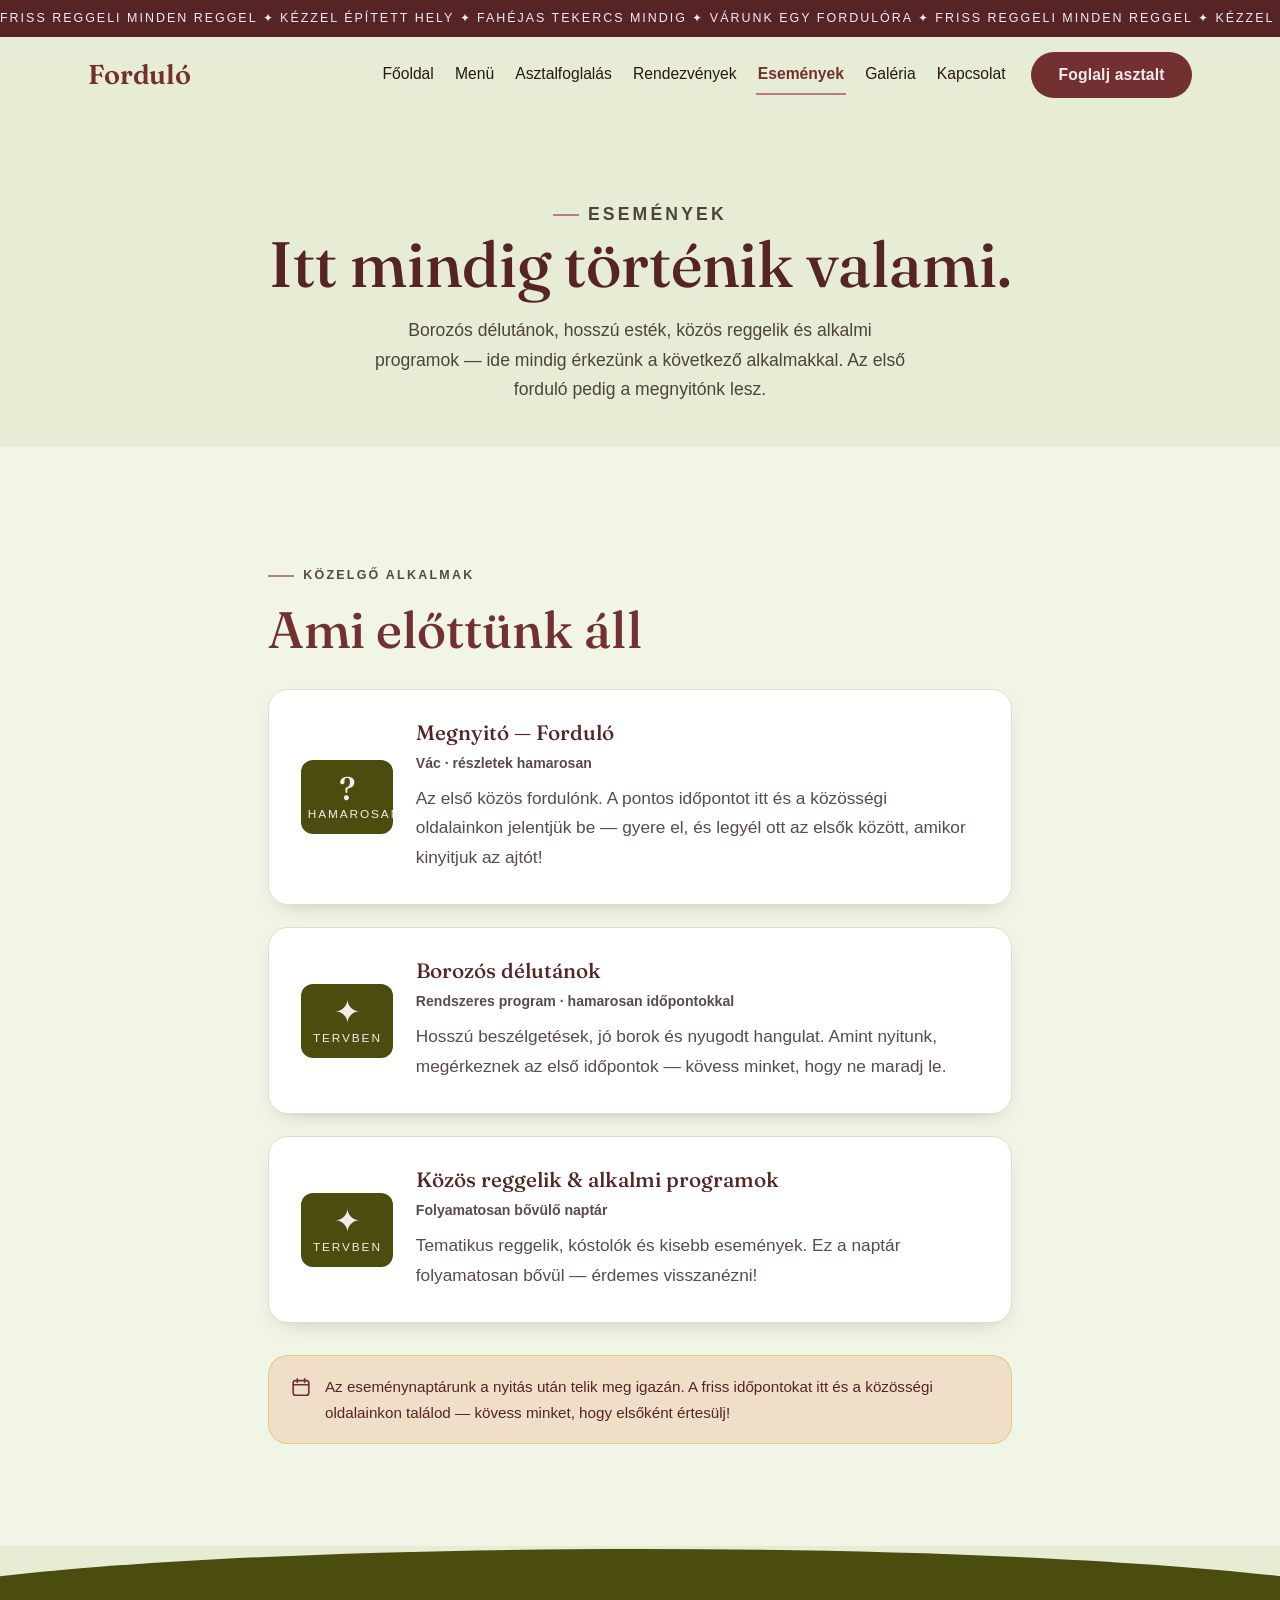
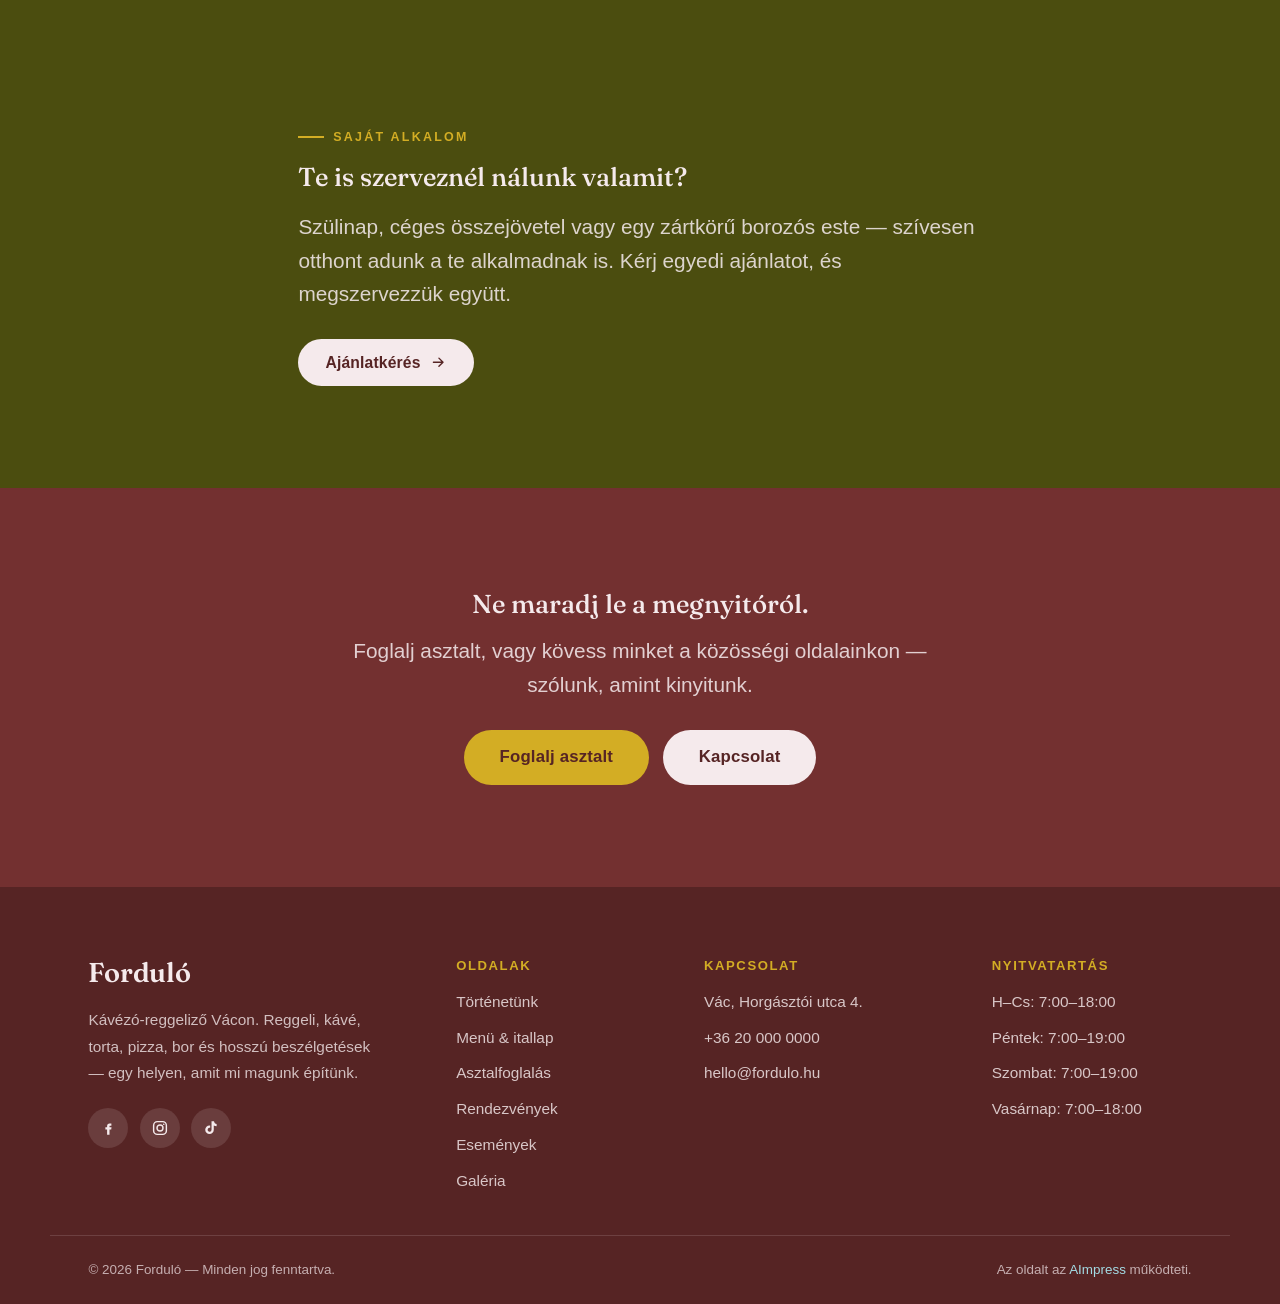
<file: esemenyek.html>
<!DOCTYPE html>
<html lang="hu">
<head>
  <meta charset="UTF-8" />
  <meta name="viewport" content="width=device-width, initial-scale=1.0" />
  <title>Események — Forduló Kávézó-reggeliző Vác</title>
  <meta name="description" content="A Forduló eseményei és programjai Vácon. Az első közös fordulónk a megnyitónk lesz — itt és a közösségi oldalainkon mindig megtalálod a következő alkalmakat." />
  <meta property="og:title" content="Események — Forduló" />
  <meta property="og:description" content="Programok és események a Forduló kávézóban Vácon. Az első a megnyitónk!" />
  <meta property="og:type" content="website" />
  <link rel="icon" href="data:image/svg+xml,<svg xmlns='http://www.w3.org/2000/svg' viewBox='0 0 100 100'><circle cx='50' cy='50' r='48' fill='%23733030'/><text x='50' y='72' font-family='Georgia,serif' font-size='60' font-weight='600' fill='%23D3AD24' text-anchor='middle'>F</text></svg>" />
  <link rel="preconnect" href="https://fonts.googleapis.com" />
  <link rel="preconnect" href="https://fonts.gstatic.com" crossorigin />
  <link href="https://fonts.googleapis.com/css2?family=Fraunces:ital,opsz,wght@0,9..144,400;0,9..144,500;0,9..144,600;1,9..144,400;1,9..144,500&family=Hanken+Grotesque:wght@400;500;600;700&display=swap" rel="stylesheet" />
  <link rel="stylesheet" href="styles.css" />
</head>
<body>

  <!-- ============================ HEADER ============================ -->
  <div class="marquee" aria-hidden="true">
      <div class="marquee__track">
        <span>Friss reggeli minden reggel ✦ Kézzel épített hely ✦ Fahéjas tekercs mindig ✦ Várunk egy fordulóra ✦&#160;</span>
        <span>Friss reggeli minden reggel ✦ Kézzel épített hely ✦ Fahéjas tekercs mindig ✦ Várunk egy fordulóra ✦&#160;</span>
        <span>Friss reggeli minden reggel ✦ Kézzel épített hely ✦ Fahéjas tekercs mindig ✦ Várunk egy fordulóra ✦&#160;</span>
        <span>Friss reggeli minden reggel ✦ Kézzel épített hely ✦ Fahéjas tekercs mindig ✦ Várunk egy fordulóra ✦&#160;</span>
      </div>
    </div>
  <header class="site-header" id="siteHeader">
    <div class="nav container">
      <a class="brand" href="index.html">Forduló</a>
      <button class="nav__toggle" id="navToggle" aria-label="Menü megnyitása" aria-expanded="false" aria-controls="navMenu">
        <span></span><span></span><span></span>
      </button>
      <nav class="nav__menu" id="navMenu" aria-label="Főmenü">
        <a href="index.html" class="nav__link">Főoldal</a>
        <a href="menu.html" class="nav__link">Menü</a>
        <a href="asztalfoglalas.html" class="nav__link">Asztalfoglalás</a>
        <a href="rendezvenyek.html" class="nav__link">Rendezvények</a>
        <a href="esemenyek.html" class="nav__link is-active">Események</a>
        <a href="galeria.html" class="nav__link">Galéria</a>
        <a href="kapcsolat.html" class="nav__link">Kapcsolat</a>
        <a href="asztalfoglalas.html" class="btn btn--solid nav__cta">Foglalj asztalt</a>
      </nav>
    </div>
  </header>

  <main>
    <!-- ============================ PAGE HERO ============================ -->
    <section class="page-hero container">
      <p class="eyebrow eyebrow--center reveal">Események</p>
      <h1 class="reveal" data-delay="1">Itt mindig történik valami.</h1>
      <p class="reveal" data-delay="2">Borozós délutánok, hosszú esték, közös reggelik és alkalmi programok — ide mindig érkezünk a következő alkalmakkal. Az első forduló pedig a megnyitónk lesz.</p>
    </section>

    <!-- ========================= KÖZELGŐ ESEMÉNYEK ========================= -->
    <section class="section section--paper">
      <div class="container" style="max-width:820px;">
        <div class="section-head reveal" style="margin-bottom:2rem;">
          <p class="eyebrow">Közelgő alkalmak</p>
          <h2>Ami előttünk áll</h2>
        </div>

        <div class="event-list">
          <!--
            ÚJ ESEMÉNY HOZZÁADÁSA: másold le egy "card" blokkot.
            - Konkrét dátumnál: <span class="d">12</span><span class="m">Szept</span>, és vedd ki az "is-soon" osztályt.
            - Bizonytalan dátumnál: <span class="d">?</span><span class="m">Hamarosan</span> + "is-soon" osztály.
          -->

          <!-- Megnyitó -->
          <article class="card reveal" style="margin-bottom:1.4rem;">
            <div class="event">
              <div class="event__date is-soon">
                <span class="d">?</span>
                <span class="m">Hamarosan</span>
              </div>
              <div class="event__body">
                <h3>Megnyitó — Forduló</h3>
                <p class="event__meta">Vác · részletek hamarosan</p>
                <p>Az első közös fordulónk. A pontos időpontot itt és a közösségi oldalainkon jelentjük be — gyere el, és legyél ott az elsők között, amikor kinyitjuk az ajtót!</p>
              </div>
            </div>
          </article>

          <!-- placeholder: jövőbeli programok -->
          <article class="card reveal" data-delay="1" style="margin-bottom:1.4rem;">
            <div class="event">
              <div class="event__date is-soon">
                <span class="d">✦</span>
                <span class="m">Tervben</span>
              </div>
              <div class="event__body">
                <h3>Borozós délutánok</h3>
                <p class="event__meta">Rendszeres program · hamarosan időpontokkal</p>
                <p>Hosszú beszélgetések, jó borok és nyugodt hangulat. Amint nyitunk, megérkeznek az első időpontok — kövess minket, hogy ne maradj le.</p>
              </div>
            </div>
          </article>

          <article class="card reveal" data-delay="2">
            <div class="event">
              <div class="event__date is-soon">
                <span class="d">✦</span>
                <span class="m">Tervben</span>
              </div>
              <div class="event__body">
                <h3>Közös reggelik &amp; alkalmi programok</h3>
                <p class="event__meta">Folyamatosan bővülő naptár</p>
                <p>Tematikus reggelik, kóstolók és kisebb események. Ez a naptár folyamatosan bővül — érdemes visszanézni!</p>
              </div>
            </div>
          </article>
        </div>

        <div class="callout reveal" style="margin-top:2rem;">
          <svg viewBox="0 0 24 24" fill="none" stroke="currentColor" stroke-width="1.8" stroke-linecap="round" stroke-linejoin="round"><rect x="3.5" y="5" width="17" height="16" rx="2.5"/><path d="M3.5 9.5h17M8 3v4M16 3v4"/></svg>
          <p>Az eseménynaptárunk a nyitás után telik meg igazán. A friss időpontokat itt és a közösségi oldalainkon találod — kövess minket, hogy elsőként értesülj!</p>
        </div>
      </div>
    </section>

    <!-- transition -->
    <svg class="wave" viewBox="0 0 1440 70" preserveAspectRatio="none" aria-hidden="true"><path d="M0,70 L0,30 C360,-6 1080,-6 1440,30 L1440,70 Z" fill="#4B4D0F"/></svg>

    <!-- ========================= SAJÁT RENDEZVÉNY ========================= -->
    <section class="band section">
      <div class="container" style="max-width:760px;">
        <p class="eyebrow reveal">Saját alkalom</p>
        <h2 class="reveal" data-delay="1">Te is szerveznél nálunk valamit?</h2>
        <p class="reveal lead" data-delay="1" style="margin-top:1.2rem;">Szülinap, céges összejövetel vagy egy zártkörű borozós este — szívesen otthont adunk a te alkalmadnak is. Kérj egyedi ajánlatot, és megszervezzük együtt.</p>
        <div class="btn-row reveal" data-delay="2" style="margin-top:1.8rem;">
          <a href="rendezvenyek.html" class="btn btn--light">Ajánlatkérés
            <svg viewBox="0 0 24 24" fill="none" stroke="currentColor" stroke-width="2" stroke-linecap="round" stroke-linejoin="round"><path d="M5 12h14M13 6l6 6-6 6"/></svg>
          </a>
        </div>
      </div>
    </section>

    <!-- ========================= CTA BAND ========================= -->
    <section class="band band--wine section">
      <div class="container section-head--center" style="text-align:center; max-width:680px;">
        <h2 class="reveal">Ne maradj le a megnyitóról.</h2>
        <p class="reveal lead" data-delay="1" style="margin-top:1rem;">Foglalj asztalt, vagy kövess minket a közösségi oldalainkon — szólunk, amint kinyitunk.</p>
        <div class="btn-row reveal" data-delay="2" style="justify-content:center; margin-top:1.8rem;">
          <a href="asztalfoglalas.html" class="btn btn--gold btn--lg">Foglalj asztalt</a>
          <a href="kapcsolat.html" class="btn btn--light btn--lg">Kapcsolat</a>
        </div>
      </div>
    </section>
  </main>

  <!-- ============================ FOOTER ============================ -->
  <footer class="site-footer">
    <div class="container footer__grid">
      <div class="footer__brand">
        <a class="brand brand--light" href="index.html">Forduló</a>
        <p class="footer__tag">Kávézó-reggeliző Vácon. Reggeli, kávé, torta, pizza, bor és hosszú beszélgetések — egy helyen, amit mi magunk építünk.</p>
        <!-- TODO: cseréld a # helyére a valódi közösségi linkeket -->
        <div class="socials">
          <a href="#" aria-label="Facebook" target="_blank" rel="noopener"><svg viewBox="0 0 24 24" fill="currentColor"><path d="M14 9h2.5V6H14c-2 0-3.2 1.3-3.2 3.3V11H8.5v3h2.3v7H14v-7h2.3l.4-3H14V9.6c0-.4.2-.6.6-.6Z"/></svg></a>
          <a href="#" aria-label="Instagram" target="_blank" rel="noopener"><svg viewBox="0 0 24 24" fill="none" stroke="currentColor" stroke-width="1.9"><rect x="3.5" y="3.5" width="17" height="17" rx="5"/><circle cx="12" cy="12" r="4"/><circle cx="17" cy="7" r="1.1" fill="currentColor" stroke="none"/></svg></a>
          <a href="#" aria-label="TikTok" target="_blank" rel="noopener"><svg viewBox="0 0 24 24" fill="currentColor"><path d="M16 3c.3 2 1.6 3.5 3.5 3.8v3c-1.4 0-2.7-.4-3.8-1.1v5.6a5.7 5.7 0 1 1-5.7-5.7c.3 0 .6 0 .9.1v3.1a2.6 2.6 0 1 0 1.8 2.5V3H16Z"/></svg></a>
        </div>
      </div>
      <div class="footer__col">
        <h4>Oldalak</h4>
        <ul>
          <li><a href="tortenetunk.html">Történetünk</a></li>
          <li><a href="menu.html">Menü &amp; itallap</a></li>
          <li><a href="asztalfoglalas.html">Asztalfoglalás</a></li>
          <li><a href="rendezvenyek.html">Rendezvények</a></li>
          <li><a href="esemenyek.html">Események</a></li>
          <li><a href="galeria.html">Galéria</a></li>
        </ul>
      </div>
      <div class="footer__col">
        <h4>Kapcsolat</h4>
        <ul>
          <!-- TODO: valódi cím / telefon / e-mail -->
          <li>Vác, Horgásztói utca 4.</li>
          <li><a href="tel:+36200000000">+36 20 000 0000</a></li>
          <li><a href="mailto:hello@fordulo.hu">hello@fordulo.hu</a></li>
        </ul>
      </div>
      <div class="footer__col">
        <h4>Nyitvatartás</h4>
        <ul>
          <li>H–Cs: 7:00–18:00</li>
          <li>Péntek: 7:00–19:00</li>
          <li>Szombat: 7:00–19:00</li>
          <li>Vasárnap: 7:00–18:00</li>
        </ul>
      </div>
    </div>
    <div class="container footer__bottom">
      <span>© <span id="year"></span> Forduló — Minden jog fenntartva.</span>
      <span>Az oldalt az <a href="https://aimpress.hu/" target="_blank" rel="noopener">AImpress</a> működteti.</span>
    </div>
  </footer>

  <script src="script.js"></script>
</body>
</html>
</file>
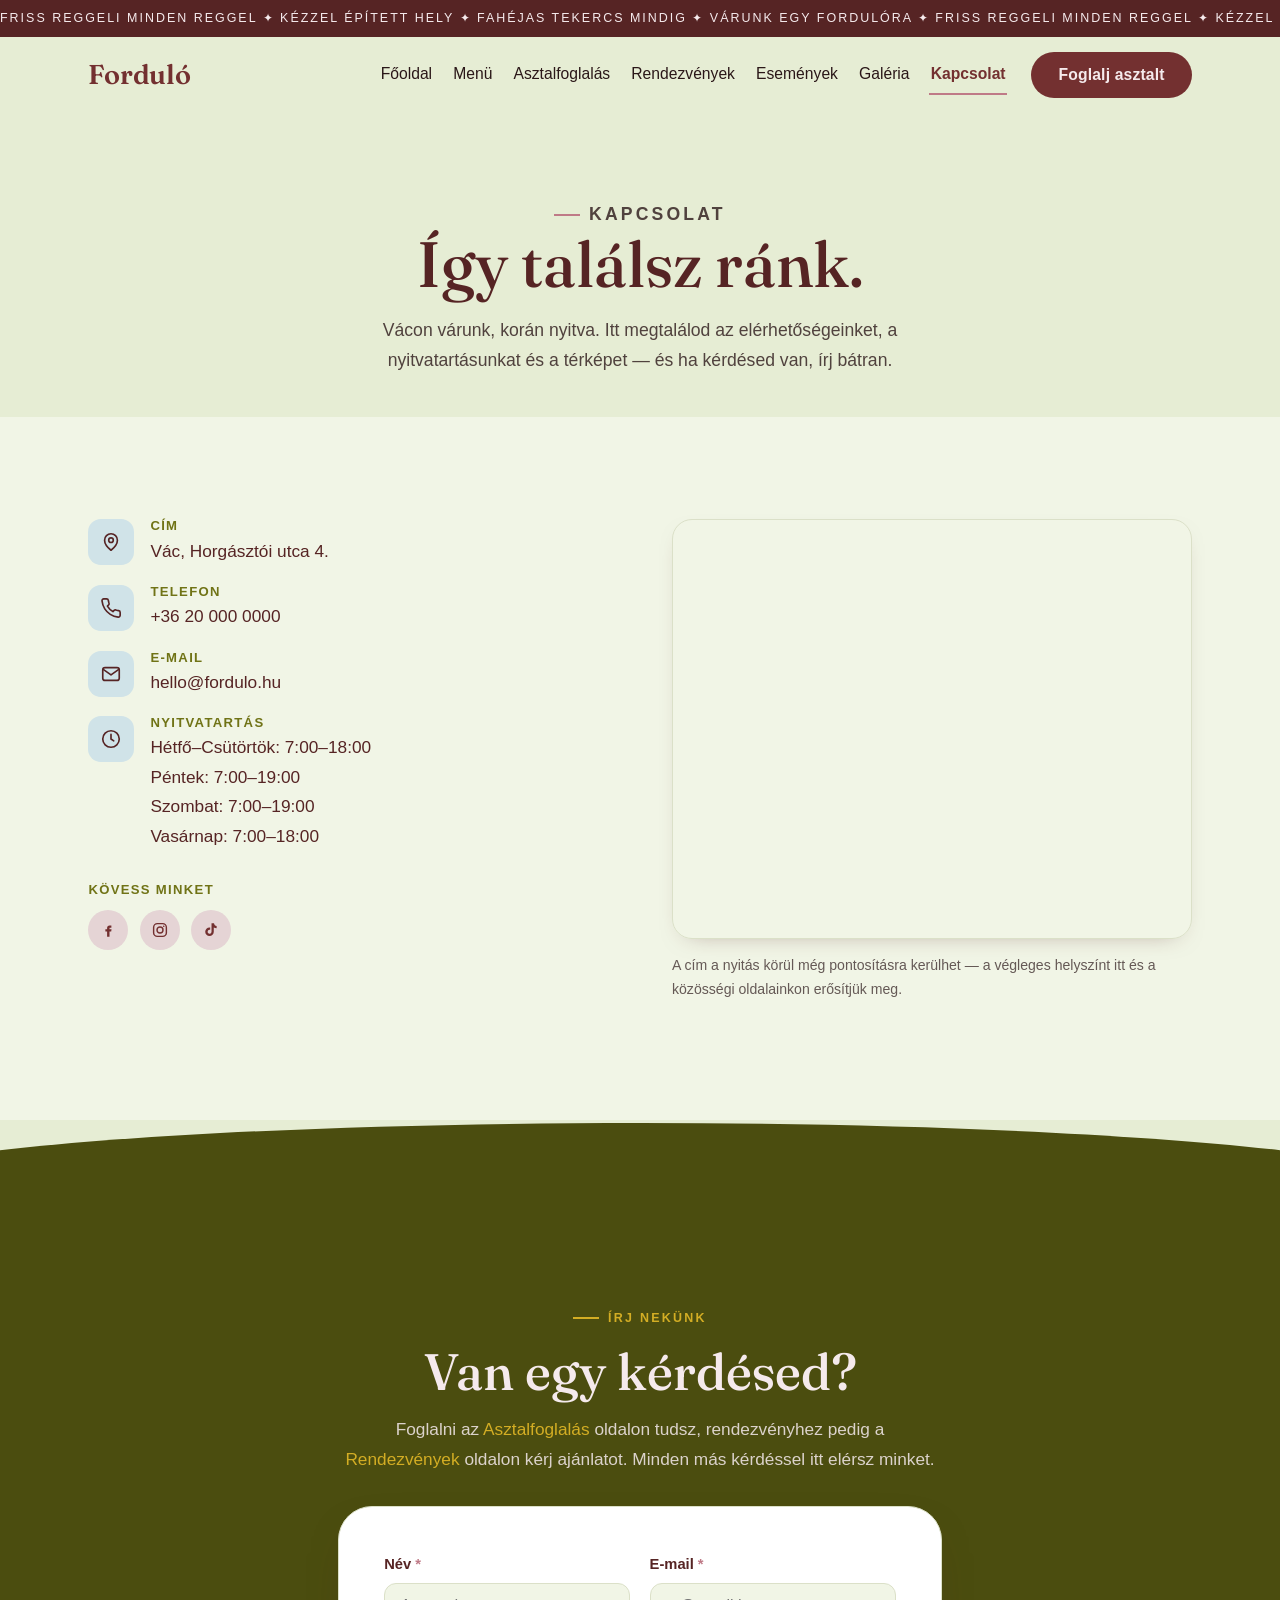
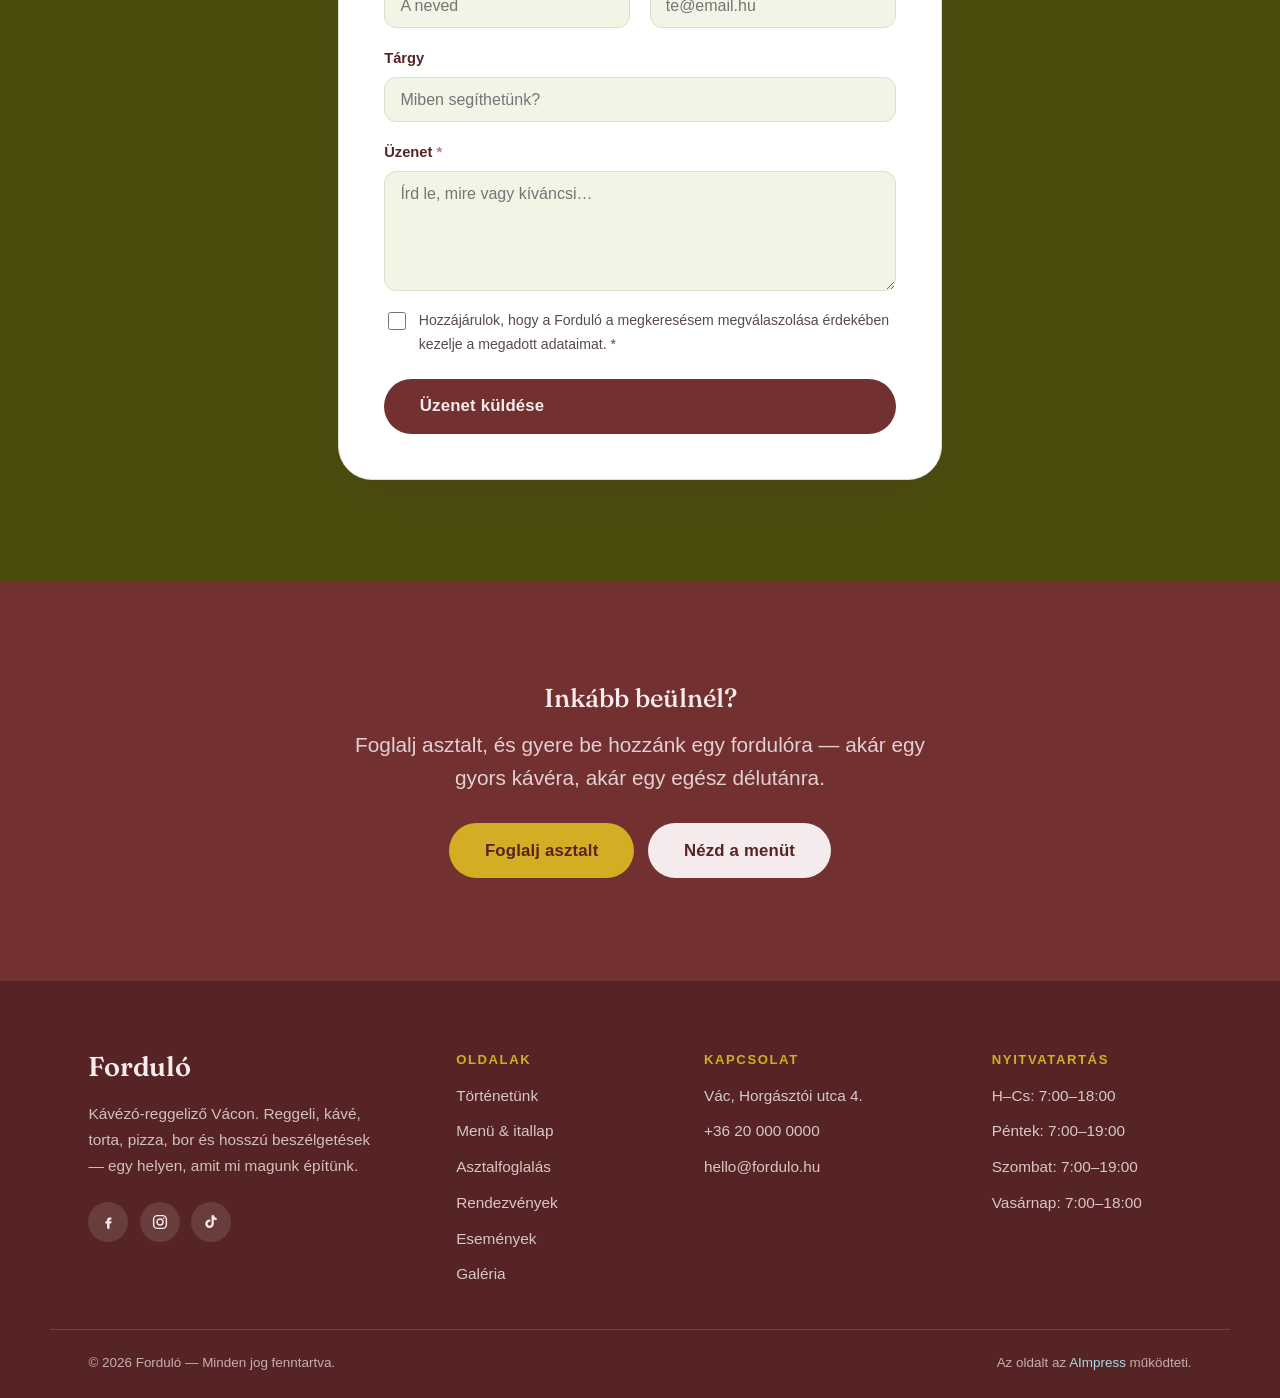
<file: kapcsolat.html>
<!DOCTYPE html>
<html lang="hu">
<head>
  <meta charset="UTF-8" />
  <meta name="viewport" content="width=device-width, initial-scale=1.0" />
  <title>Kapcsolat — Forduló Kávézó-reggeliző Vác</title>
  <meta name="description" content="Így találsz meg minket: a Forduló kávézó címe, telefonszáma, e-mail címe, nyitvatartása és térképe Vácon. Írj nekünk, vagy gyere be egy fordulóra!" />
  <meta property="og:title" content="Kapcsolat — Forduló" />
  <meta property="og:description" content="A Forduló kávézó elérhetőségei és térképe Vácon." />
  <meta property="og:type" content="website" />
  <link rel="icon" href="data:image/svg+xml,<svg xmlns='http://www.w3.org/2000/svg' viewBox='0 0 100 100'><circle cx='50' cy='50' r='48' fill='%23733030'/><text x='50' y='72' font-family='Georgia,serif' font-size='60' font-weight='600' fill='%23D3AD24' text-anchor='middle'>F</text></svg>" />
  <link rel="preconnect" href="https://fonts.googleapis.com" />
  <link rel="preconnect" href="https://fonts.gstatic.com" crossorigin />
  <link href="https://fonts.googleapis.com/css2?family=Fraunces:ital,opsz,wght@0,9..144,400;0,9..144,500;0,9..144,600;1,9..144,400;1,9..144,500&family=Hanken+Grotesque:wght@400;500;600;700&display=swap" rel="stylesheet" />
  <link rel="stylesheet" href="styles.css" />
</head>
<body>

  <!-- ============================ HEADER ============================ -->
  <div class="marquee" aria-hidden="true">
      <div class="marquee__track">
        <span>Friss reggeli minden reggel ✦ Kézzel épített hely ✦ Fahéjas tekercs mindig ✦ Várunk egy fordulóra ✦&#160;</span>
        <span>Friss reggeli minden reggel ✦ Kézzel épített hely ✦ Fahéjas tekercs mindig ✦ Várunk egy fordulóra ✦&#160;</span>
        <span>Friss reggeli minden reggel ✦ Kézzel épített hely ✦ Fahéjas tekercs mindig ✦ Várunk egy fordulóra ✦&#160;</span>
        <span>Friss reggeli minden reggel ✦ Kézzel épített hely ✦ Fahéjas tekercs mindig ✦ Várunk egy fordulóra ✦&#160;</span>
      </div>
    </div>
  <header class="site-header" id="siteHeader">
    <div class="nav container">
      <a class="brand" href="index.html">Forduló</a>
      <button class="nav__toggle" id="navToggle" aria-label="Menü megnyitása" aria-expanded="false" aria-controls="navMenu">
        <span></span><span></span><span></span>
      </button>
      <nav class="nav__menu" id="navMenu" aria-label="Főmenü">
        <a href="index.html" class="nav__link">Főoldal</a>
        <a href="menu.html" class="nav__link">Menü</a>
        <a href="asztalfoglalas.html" class="nav__link">Asztalfoglalás</a>
        <a href="rendezvenyek.html" class="nav__link">Rendezvények</a>
        <a href="esemenyek.html" class="nav__link">Események</a>
        <a href="galeria.html" class="nav__link">Galéria</a>
        <a href="kapcsolat.html" class="nav__link is-active">Kapcsolat</a>
        <a href="asztalfoglalas.html" class="btn btn--solid nav__cta">Foglalj asztalt</a>
      </nav>
    </div>
  </header>

  <main>
    <!-- ============================ PAGE HERO ============================ -->
    <section class="page-hero container">
      <p class="eyebrow eyebrow--center reveal">Kapcsolat</p>
      <h1 class="reveal" data-delay="1">Így találsz ránk.</h1>
      <p class="reveal" data-delay="2">Vácon várunk, korán nyitva. Itt megtalálod az elérhetőségeinket, a nyitvatartásunkat és a térképet — és ha kérdésed van, írj bátran.</p>
    </section>

    <!-- ========================= KAPCSOLATI INFÓK ========================= -->
    <section class="section section--paper">
      <div class="container split" style="align-items:start;">
        <!-- bal: infók -->
        <div class="reveal">
          <div class="info-list">
            <div class="info-item">
              <span class="info-item__ic"><svg viewBox="0 0 24 24" fill="none" stroke="currentColor" stroke-width="1.8" stroke-linecap="round" stroke-linejoin="round"><path d="M12 21s-7-5.7-7-11a7 7 0 0 1 14 0c0 5.3-7 11-7 11Z"/><circle cx="12" cy="10" r="2.5"/></svg></span>
              <div>
                <h4>Cím</h4>
                <!-- TODO: pontosítsd a valódi címet -->
                <p>Vác, Horgásztói utca 4.</p>
              </div>
            </div>
            <div class="info-item">
              <span class="info-item__ic"><svg viewBox="0 0 24 24" fill="none" stroke="currentColor" stroke-width="1.8" stroke-linecap="round" stroke-linejoin="round"><path d="M22 16.9v3a2 2 0 0 1-2.2 2 19.8 19.8 0 0 1-8.6-3 19.5 19.5 0 0 1-6-6 19.8 19.8 0 0 1-3-8.6A2 2 0 0 1 4.1 2h3a2 2 0 0 1 2 1.7c.1 1 .4 1.9.7 2.8a2 2 0 0 1-.4 2.1L8.1 9.9a16 16 0 0 0 6 6l1.3-1.3a2 2 0 0 1 2.1-.4c.9.3 1.8.6 2.8.7a2 2 0 0 1 1.7 2Z"/></svg></span>
              <div>
                <h4>Telefon</h4>
                <!-- TODO: valódi telefonszám -->
                <p><a href="tel:+36200000000">+36 20 000 0000</a></p>
              </div>
            </div>
            <div class="info-item">
              <span class="info-item__ic"><svg viewBox="0 0 24 24" fill="none" stroke="currentColor" stroke-width="1.8" stroke-linecap="round" stroke-linejoin="round"><rect x="3" y="5" width="18" height="14" rx="2.5"/><path d="m3.5 7 8.5 6 8.5-6"/></svg></span>
              <div>
                <h4>E-mail</h4>
                <!-- TODO: valódi e-mail cím -->
                <p><a href="mailto:hello@fordulo.hu">hello@fordulo.hu</a></p>
              </div>
            </div>
            <div class="info-item">
              <span class="info-item__ic"><svg viewBox="0 0 24 24" fill="none" stroke="currentColor" stroke-width="1.8" stroke-linecap="round" stroke-linejoin="round"><circle cx="12" cy="12" r="9"/><path d="M12 7v5l3 2"/></svg></span>
              <div>
                <h4>Nyitvatartás</h4>
                <p>Hétfő–Csütörtök: 7:00–18:00<br />Péntek: 7:00–19:00<br />Szombat: 7:00–19:00<br />Vasárnap: 7:00–18:00</p>
              </div>
            </div>
          </div>

          <!-- közösségi média -->
          <h4 style="font-family:var(--font-body); font-weight:700; font-size:0.82rem; letter-spacing:0.1em; text-transform:uppercase; color:var(--olive); margin:2rem 0 0.8rem;">Kövess minket</h4>
          <!-- TODO: cseréld a # helyére a valódi közösségi linkeket -->
          <div class="socials socials--dark">
            <a href="#" aria-label="Facebook" target="_blank" rel="noopener"><svg viewBox="0 0 24 24" fill="currentColor"><path d="M14 9h2.5V6H14c-2 0-3.2 1.3-3.2 3.3V11H8.5v3h2.3v7H14v-7h2.3l.4-3H14V9.6c0-.4.2-.6.6-.6Z"/></svg></a>
            <a href="#" aria-label="Instagram" target="_blank" rel="noopener"><svg viewBox="0 0 24 24" fill="none" stroke="currentColor" stroke-width="1.9"><rect x="3.5" y="3.5" width="17" height="17" rx="5"/><circle cx="12" cy="12" r="4"/><circle cx="17" cy="7" r="1.1" fill="currentColor" stroke="none"/></svg></a>
            <a href="#" aria-label="TikTok" target="_blank" rel="noopener"><svg viewBox="0 0 24 24" fill="currentColor"><path d="M16 3c.3 2 1.6 3.5 3.5 3.8v3c-1.4 0-2.7-.4-3.8-1.1v5.6a5.7 5.7 0 1 1-5.7-5.7c.3 0 .6 0 .9.1v3.1a2.6 2.6 0 1 0 1.8 2.5V3H16Z"/></svg></a>
          </div>
        </div>

        <!-- jobb: térkép -->
        <div class="reveal" data-delay="1">
          <!--
            TÉRKÉP: ez a beágyazás API-kulcs nélkül működik. Ha pontosítjátok a címet,
            cseréld a q= paramétert a valódi címre (szóközök helyett +).
          -->
          <div class="map-wrap" style="min-height:420px;">
            <iframe
              title="Forduló kávézó térkép — Vác"
              src="https://www.google.com/maps?q=V%C3%A1c%20Horg%C3%A1szt%C3%B3i%20utca%204&output=embed"
              loading="lazy"
              referrerpolicy="no-referrer-when-downgrade"
              allowfullscreen></iframe>
          </div>
          <p class="muted" style="font-size:0.88rem; margin-top:0.9rem;">A cím a nyitás körül még pontosításra kerülhet — a végleges helyszínt itt és a közösségi oldalainkon erősítjük meg.</p>
        </div>
      </div>
    </section>

    <!-- transition -->
    <svg class="wave" viewBox="0 0 1440 70" preserveAspectRatio="none" aria-hidden="true"><path d="M0,70 L0,30 C360,-6 1080,-6 1440,30 L1440,70 Z" fill="#4B4D0F"/></svg>

    <!-- ========================= ÜZENET ========================= -->
    <section class="band section">
      <div class="container" style="max-width:680px;">
        <div class="section-head section-head--center reveal" style="margin-inline:auto;">
          <p class="eyebrow eyebrow--center" style="color:var(--mustard);">Írj nekünk</p>
          <h2>Van egy kérdésed?</h2>
          <p style="color:color-mix(in srgb, var(--cream) 85%, transparent);">Foglalni az <a href="asztalfoglalas.html" style="color:var(--mustard);">Asztalfoglalás</a> oldalon tudsz, rendezvényhez pedig a <a href="rendezvenyek.html" style="color:var(--mustard);">Rendezvények</a> oldalon kérj ajánlatot. Minden más kérdéssel itt elérsz minket.</p>
        </div>

        <div class="reveal" data-delay="1" style="margin-top:2rem;">
          <div class="form-card">
            <!--
              GHL bekötés: a script.js tetején a FORDULO_CONFIG.contactWebhook mezőbe
              illeszd be a GoHighLevel "Inbound Webhook" URL-t. Üres mezővel DEMO módban fut.
            -->
            <form data-form="contact" novalidate>
              <div class="field-grid">
                <div class="field">
                  <label for="c-name">Név <span class="req">*</span></label>
                  <input type="text" id="c-name" name="nev" required autocomplete="name" placeholder="A neved" />
                  <span class="error">Kérlek, add meg a neved.</span>
                </div>
                <div class="field">
                  <label for="c-email">E-mail <span class="req">*</span></label>
                  <input type="email" id="c-email" name="email" required autocomplete="email" placeholder="te@email.hu" />
                  <span class="error">Kérlek, adj meg egy érvényes e-mail címet.</span>
                </div>
                <div class="field is-full">
                  <label for="c-subject">Tárgy</label>
                  <input type="text" id="c-subject" name="targy" placeholder="Miben segíthetünk?" />
                </div>
                <div class="field is-full">
                  <label for="c-message">Üzenet <span class="req">*</span></label>
                  <textarea id="c-message" name="uzenet" required placeholder="Írd le, mire vagy kíváncsi…"></textarea>
                  <span class="error">Kérlek, írd le az üzeneted.</span>
                </div>
              </div>

              <label class="consent" style="margin-top:1.1rem;">
                <input type="checkbox" name="adatkezeles" required />
                <span>Hozzájárulok, hogy a Forduló a megkeresésem megválaszolása érdekében kezelje a megadott adataimat. <span class="req">*</span></span>
              </label>

              <button type="submit" class="btn btn--solid btn--lg" style="margin-top:1.4rem; width:100%;">Üzenet küldése</button>

              <div class="form-status" role="status" aria-live="polite"></div>
            </form>
          </div>
        </div>
      </div>
    </section>

    <!-- ========================= CTA BAND ========================= -->
    <section class="band band--wine section">
      <div class="container section-head--center" style="text-align:center; max-width:680px;">
        <h2 class="reveal">Inkább beülnél?</h2>
        <p class="reveal lead" data-delay="1" style="margin-top:1rem;">Foglalj asztalt, és gyere be hozzánk egy fordulóra — akár egy gyors kávéra, akár egy egész délutánra.</p>
        <div class="btn-row reveal" data-delay="2" style="justify-content:center; margin-top:1.8rem;">
          <a href="asztalfoglalas.html" class="btn btn--gold btn--lg">Foglalj asztalt</a>
          <a href="menu.html" class="btn btn--light btn--lg">Nézd a menüt</a>
        </div>
      </div>
    </section>
  </main>

  <!-- ============================ FOOTER ============================ -->
  <footer class="site-footer">
    <div class="container footer__grid">
      <div class="footer__brand">
        <a class="brand brand--light" href="index.html">Forduló</a>
        <p class="footer__tag">Kávézó-reggeliző Vácon. Reggeli, kávé, torta, pizza, bor és hosszú beszélgetések — egy helyen, amit mi magunk építünk.</p>
        <!-- TODO: cseréld a # helyére a valódi közösségi linkeket -->
        <div class="socials">
          <a href="#" aria-label="Facebook" target="_blank" rel="noopener"><svg viewBox="0 0 24 24" fill="currentColor"><path d="M14 9h2.5V6H14c-2 0-3.2 1.3-3.2 3.3V11H8.5v3h2.3v7H14v-7h2.3l.4-3H14V9.6c0-.4.2-.6.6-.6Z"/></svg></a>
          <a href="#" aria-label="Instagram" target="_blank" rel="noopener"><svg viewBox="0 0 24 24" fill="none" stroke="currentColor" stroke-width="1.9"><rect x="3.5" y="3.5" width="17" height="17" rx="5"/><circle cx="12" cy="12" r="4"/><circle cx="17" cy="7" r="1.1" fill="currentColor" stroke="none"/></svg></a>
          <a href="#" aria-label="TikTok" target="_blank" rel="noopener"><svg viewBox="0 0 24 24" fill="currentColor"><path d="M16 3c.3 2 1.6 3.5 3.5 3.8v3c-1.4 0-2.7-.4-3.8-1.1v5.6a5.7 5.7 0 1 1-5.7-5.7c.3 0 .6 0 .9.1v3.1a2.6 2.6 0 1 0 1.8 2.5V3H16Z"/></svg></a>
        </div>
      </div>
      <div class="footer__col">
        <h4>Oldalak</h4>
        <ul>
          <li><a href="tortenetunk.html">Történetünk</a></li>
          <li><a href="menu.html">Menü &amp; itallap</a></li>
          <li><a href="asztalfoglalas.html">Asztalfoglalás</a></li>
          <li><a href="rendezvenyek.html">Rendezvények</a></li>
          <li><a href="esemenyek.html">Események</a></li>
          <li><a href="galeria.html">Galéria</a></li>
        </ul>
      </div>
      <div class="footer__col">
        <h4>Kapcsolat</h4>
        <ul>
          <!-- TODO: valódi cím / telefon / e-mail -->
          <li>Vác, Horgásztói utca 4.</li>
          <li><a href="tel:+36200000000">+36 20 000 0000</a></li>
          <li><a href="mailto:hello@fordulo.hu">hello@fordulo.hu</a></li>
        </ul>
      </div>
      <div class="footer__col">
        <h4>Nyitvatartás</h4>
        <ul>
          <li>H–Cs: 7:00–18:00</li>
          <li>Péntek: 7:00–19:00</li>
          <li>Szombat: 7:00–19:00</li>
          <li>Vasárnap: 7:00–18:00</li>
        </ul>
      </div>
    </div>
    <div class="container footer__bottom">
      <span>© <span id="year"></span> Forduló — Minden jog fenntartva.</span>
      <span>Az oldalt az <a href="https://aimpress.hu/" target="_blank" rel="noopener">AImpress</a> működteti.</span>
    </div>
  </footer>

  <script src="script.js"></script>
</body>
</html>
</file>
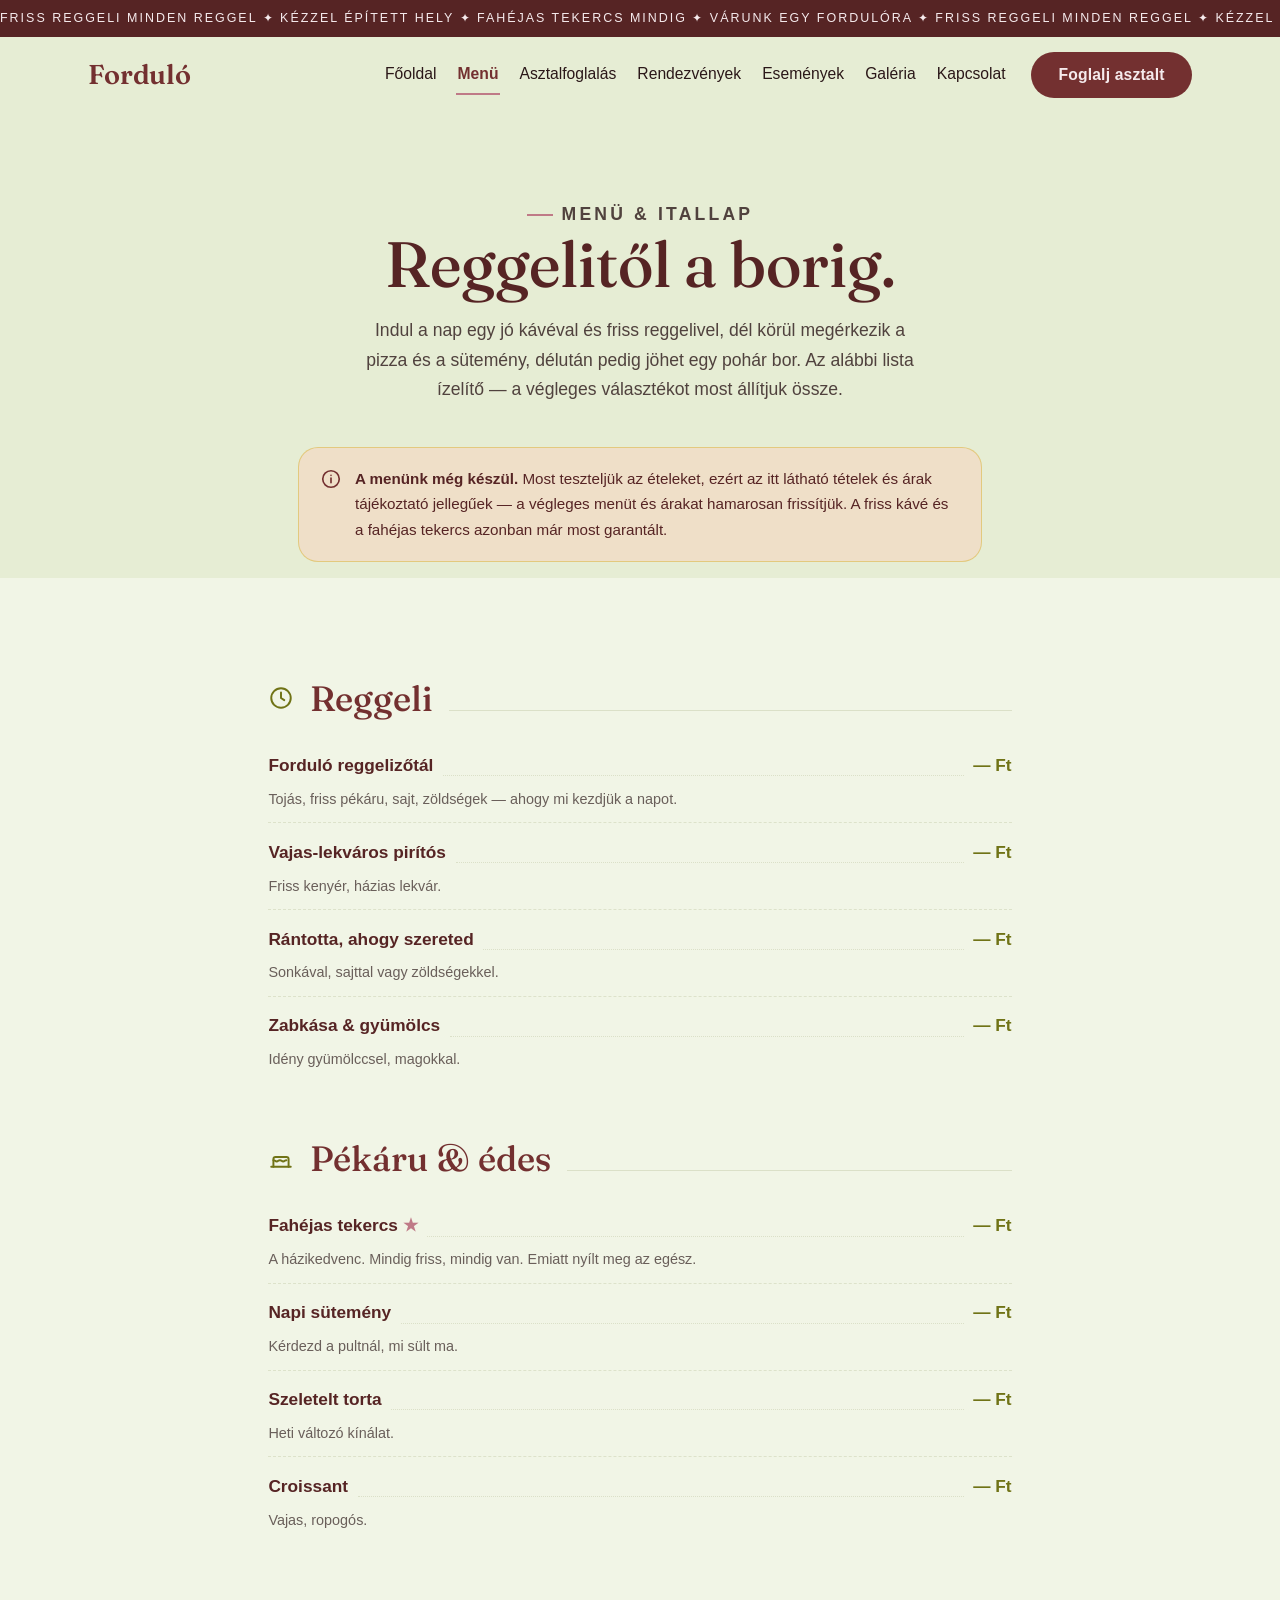
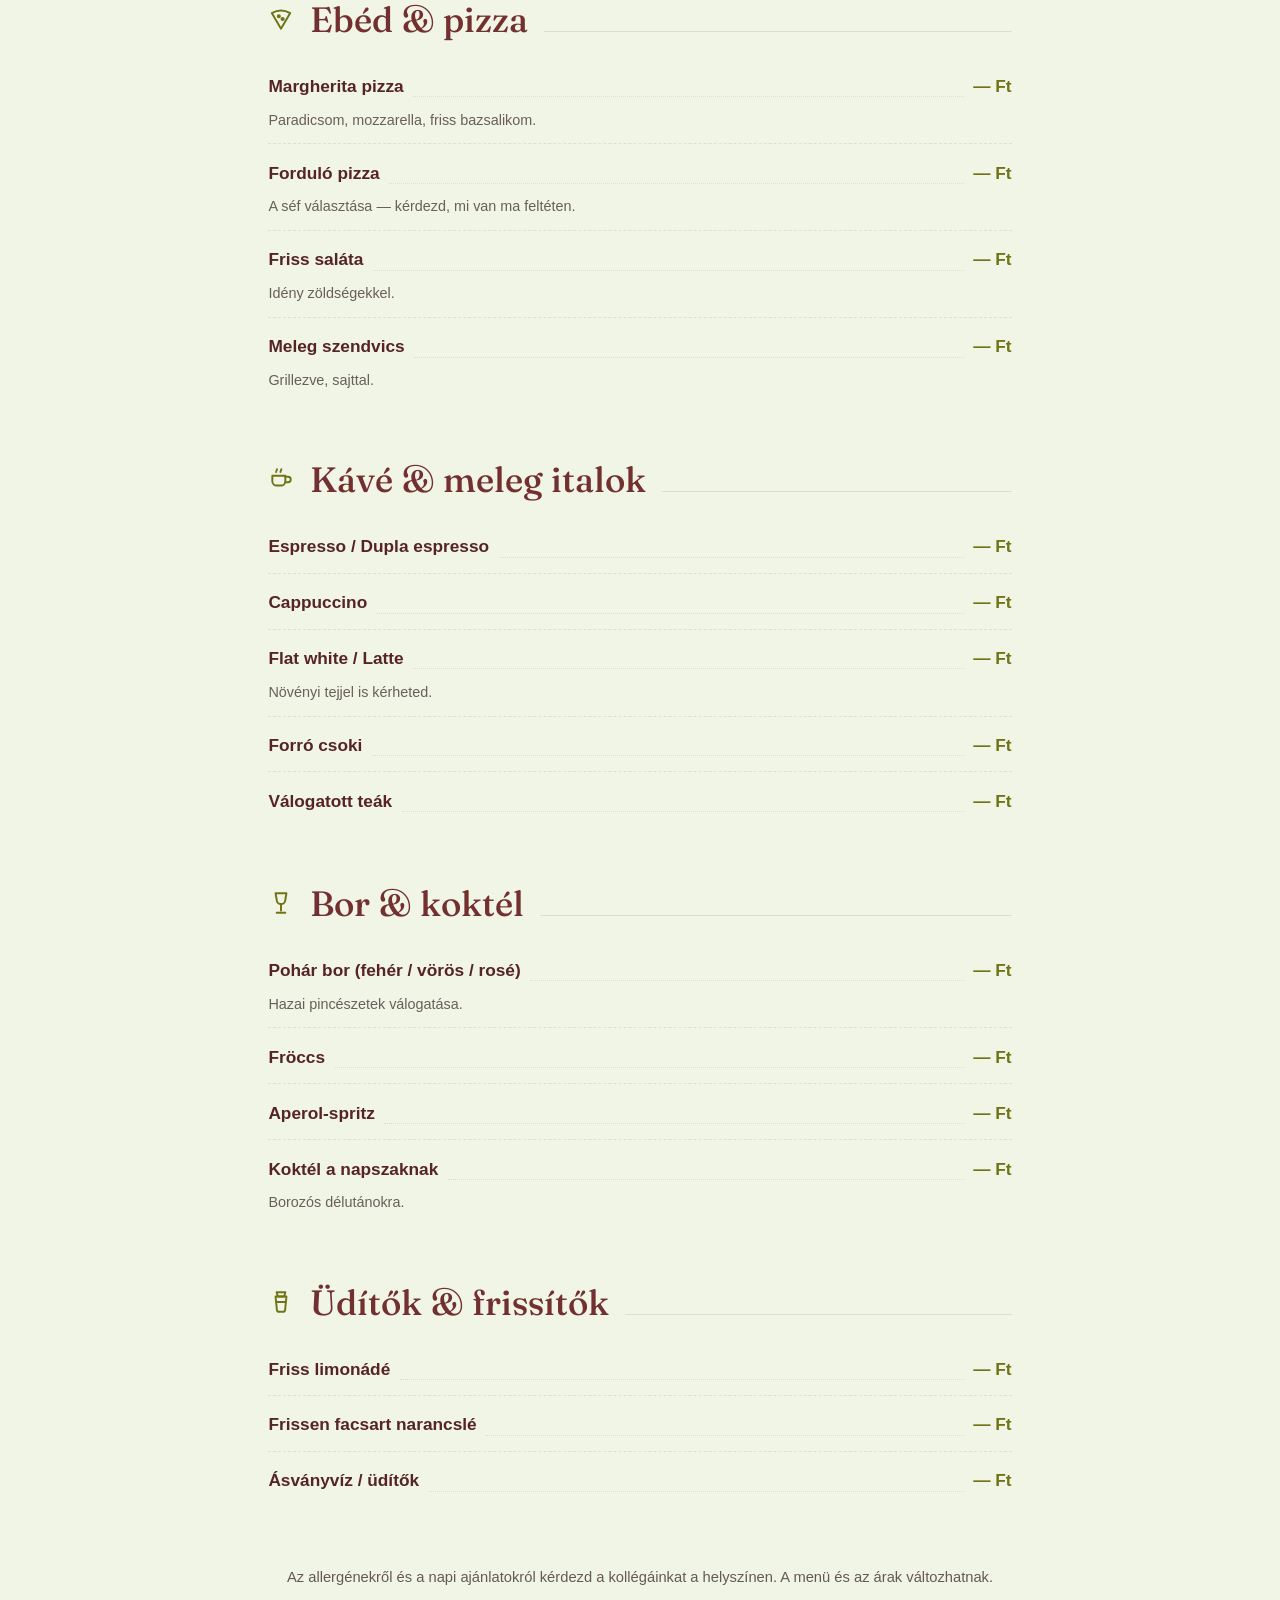
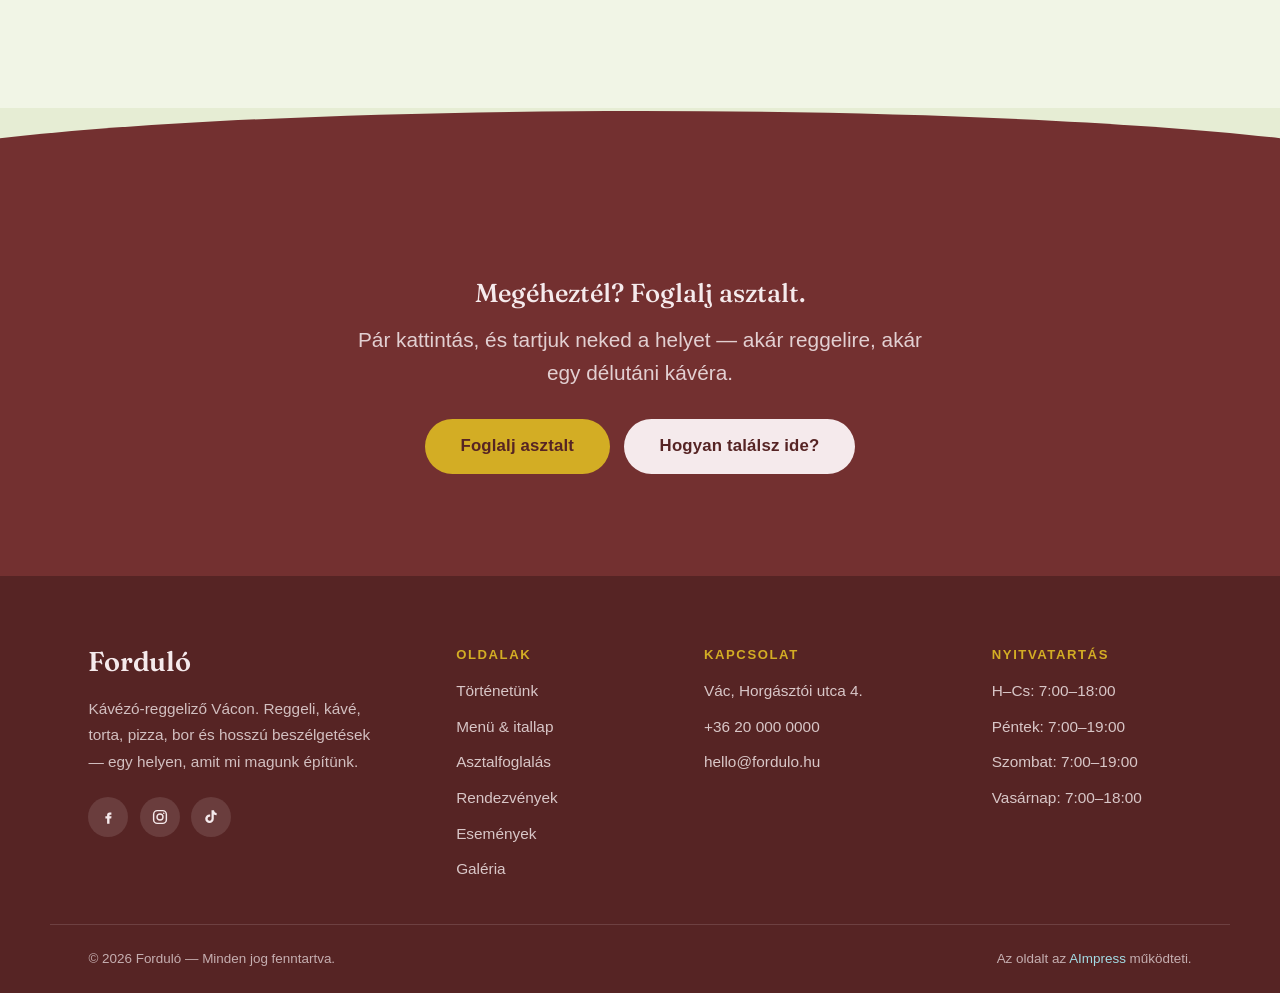
<file: menu.html>
<!DOCTYPE html>
<html lang="hu">
<head>
  <meta charset="UTF-8" />
  <meta name="viewport" content="width=device-width, initial-scale=1.0" />
  <title>Menü &amp; itallap — Forduló Kávézó-reggeliző Vác</title>
  <meta name="description" content="Reggeli, kézzel sült péksütemény, ebéd, pizza, specialty kávé, bor és koktél — a Forduló menüje és itallapja. A teljes választékon dolgozunk, a fahéjas tekercs garantált." />
  <meta property="og:title" content="Menü &amp; itallap — Forduló" />
  <meta property="og:description" content="Reggeli, kávé, torta, pizza, bor és programok — egy helyen. Nézd meg a menünket!" />
  <meta property="og:type" content="website" />
  <link rel="icon" href="data:image/svg+xml,<svg xmlns='http://www.w3.org/2000/svg' viewBox='0 0 100 100'><circle cx='50' cy='50' r='48' fill='%23733030'/><text x='50' y='72' font-family='Georgia,serif' font-size='60' font-weight='600' fill='%23D3AD24' text-anchor='middle'>F</text></svg>" />
  <link rel="preconnect" href="https://fonts.googleapis.com" />
  <link rel="preconnect" href="https://fonts.gstatic.com" crossorigin />
  <link href="https://fonts.googleapis.com/css2?family=Fraunces:ital,opsz,wght@0,9..144,400;0,9..144,500;0,9..144,600;1,9..144,400;1,9..144,500&family=Hanken+Grotesque:wght@400;500;600;700&display=swap" rel="stylesheet" />
  <link rel="stylesheet" href="styles.css" />
</head>
<body>

  <!-- ============================ HEADER ============================ -->
  <div class="marquee" aria-hidden="true">
      <div class="marquee__track">
        <span>Friss reggeli minden reggel ✦ Kézzel épített hely ✦ Fahéjas tekercs mindig ✦ Várunk egy fordulóra ✦&#160;</span>
        <span>Friss reggeli minden reggel ✦ Kézzel épített hely ✦ Fahéjas tekercs mindig ✦ Várunk egy fordulóra ✦&#160;</span>
        <span>Friss reggeli minden reggel ✦ Kézzel épített hely ✦ Fahéjas tekercs mindig ✦ Várunk egy fordulóra ✦&#160;</span>
        <span>Friss reggeli minden reggel ✦ Kézzel épített hely ✦ Fahéjas tekercs mindig ✦ Várunk egy fordulóra ✦&#160;</span>
      </div>
    </div>
  <header class="site-header" id="siteHeader">
    <div class="nav container">
      <a class="brand" href="index.html">Forduló</a>
      <button class="nav__toggle" id="navToggle" aria-label="Menü megnyitása" aria-expanded="false" aria-controls="navMenu">
        <span></span><span></span><span></span>
      </button>
      <nav class="nav__menu" id="navMenu" aria-label="Főmenü">
        <a href="index.html" class="nav__link">Főoldal</a>
        <a href="menu.html" class="nav__link is-active">Menü</a>
        <a href="asztalfoglalas.html" class="nav__link">Asztalfoglalás</a>
        <a href="rendezvenyek.html" class="nav__link">Rendezvények</a>
        <a href="esemenyek.html" class="nav__link">Események</a>
        <a href="galeria.html" class="nav__link">Galéria</a>
        <a href="kapcsolat.html" class="nav__link">Kapcsolat</a>
        <a href="asztalfoglalas.html" class="btn btn--solid nav__cta">Foglalj asztalt</a>
      </nav>
    </div>
  </header>

  <main>
    <!-- ============================ PAGE HERO ============================ -->
    <section class="page-hero container">
      <p class="eyebrow eyebrow--center reveal">Menü &amp; itallap</p>
      <h1 class="reveal" data-delay="1">Reggelitől a borig.</h1>
      <p class="reveal" data-delay="2">Indul a nap egy jó kávéval és friss reggelivel, dél körül megérkezik a pizza és a sütemény, délután pedig jöhet egy pohár bor. Az alábbi lista ízelítő — a végleges választékot most állítjuk össze.</p>
    </section>

    <!-- ========================= STÁTUSZ CALLOUT ========================= -->
    <section class="container" style="max-width:760px; margin-bottom:1rem;">
      <div class="callout reveal">
        <svg viewBox="0 0 24 24" fill="none" stroke="currentColor" stroke-width="1.8" stroke-linecap="round" stroke-linejoin="round"><circle cx="12" cy="12" r="9"/><path d="M12 11v5M12 8l.01 0"/></svg>
        <p><strong>A menünk még készül.</strong> Most teszteljük az ételeket, ezért az itt látható tételek és árak tájékoztató jellegűek — a végleges menüt és árakat hamarosan frissítjük. A friss kávé és a fahéjas tekercs azonban már most garantált.</p>
      </div>
    </section>

    <!-- ========================= MENÜ ========================= -->
    <section class="section section--paper">
      <div class="container" style="max-width:820px;">

        <!-- Reggeli -->
        <div class="menu-cat reveal">
          <div class="menu-cat__head">
            <svg viewBox="0 0 24 24" fill="none" stroke="var(--olive)" stroke-width="1.8" stroke-linecap="round" stroke-linejoin="round" style="width:26px;height:26px;flex-shrink:0;"><circle cx="12" cy="12" r="9"/><path d="M12 7v5l3 2"/></svg>
            <h3>Reggeli</h3>
            <span class="rule"></span>
          </div>
          <div class="menu-list">
            <div class="menu-item">
              <span class="menu-item__name">Forduló reggelizőtál</span>
              <span class="menu-item__dots"></span>
              <span class="menu-item__price">— Ft</span>
              <span class="menu-item__desc">Tojás, friss pékáru, sajt, zöldségek — ahogy mi kezdjük a napot.</span>
            </div>
            <div class="menu-item">
              <span class="menu-item__name">Vajas-lekváros pirítós</span>
              <span class="menu-item__dots"></span>
              <span class="menu-item__price">— Ft</span>
              <span class="menu-item__desc">Friss kenyér, házias lekvár.</span>
            </div>
            <div class="menu-item">
              <span class="menu-item__name">Rántotta, ahogy szereted</span>
              <span class="menu-item__dots"></span>
              <span class="menu-item__price">— Ft</span>
              <span class="menu-item__desc">Sonkával, sajttal vagy zöldségekkel.</span>
            </div>
            <div class="menu-item">
              <span class="menu-item__name">Zabkása &amp; gyümölcs</span>
              <span class="menu-item__dots"></span>
              <span class="menu-item__price">— Ft</span>
              <span class="menu-item__desc">Idény gyümölccsel, magokkal.</span>
            </div>
          </div>
        </div>

        <!-- Pékáru & édes -->
        <div class="menu-cat reveal">
          <div class="menu-cat__head">
            <svg viewBox="0 0 24 24" fill="none" stroke="var(--olive)" stroke-width="1.8" stroke-linecap="round" stroke-linejoin="round" style="width:26px;height:26px;flex-shrink:0;"><path d="M3 20h18"/><path d="M5 20v-7a2 2 0 0 1 2-2h10a2 2 0 0 1 2 2v7"/><path d="M5 14c1.5 0 1.5 1.2 3 1.2S9.5 14 11 14s1.5 1.2 3 1.2 1.5-1.2 3-1.2"/></svg>
            <h3>Pékáru &amp; édes</h3>
            <span class="rule"></span>
          </div>
          <div class="menu-list">
            <div class="menu-item">
              <span class="menu-item__name">Fahéjas tekercs <span style="color:var(--rose);">★</span></span>
              <span class="menu-item__dots"></span>
              <span class="menu-item__price">— Ft</span>
              <span class="menu-item__desc">A házikedvenc. Mindig friss, mindig van. Emiatt nyílt meg az egész.</span>
            </div>
            <div class="menu-item">
              <span class="menu-item__name">Napi sütemény</span>
              <span class="menu-item__dots"></span>
              <span class="menu-item__price">— Ft</span>
              <span class="menu-item__desc">Kérdezd a pultnál, mi sült ma.</span>
            </div>
            <div class="menu-item">
              <span class="menu-item__name">Szeletelt torta</span>
              <span class="menu-item__dots"></span>
              <span class="menu-item__price">— Ft</span>
              <span class="menu-item__desc">Heti változó kínálat.</span>
            </div>
            <div class="menu-item">
              <span class="menu-item__name">Croissant</span>
              <span class="menu-item__dots"></span>
              <span class="menu-item__price">— Ft</span>
              <span class="menu-item__desc">Vajas, ropogós.</span>
            </div>
          </div>
        </div>

        <!-- Ebéd & pizza -->
        <div class="menu-cat reveal">
          <div class="menu-cat__head">
            <svg viewBox="0 0 24 24" fill="none" stroke="var(--olive)" stroke-width="1.8" stroke-linecap="round" stroke-linejoin="round" style="width:26px;height:26px;flex-shrink:0;"><path d="M3.5 6.5 12 21l8.5-14.5a18 18 0 0 0-17 0Z"/><circle cx="10" cy="9.5" r="1"/><circle cx="13.5" cy="12" r="1"/></svg>
            <h3>Ebéd &amp; pizza</h3>
            <span class="rule"></span>
          </div>
          <div class="menu-list">
            <div class="menu-item">
              <span class="menu-item__name">Margherita pizza</span>
              <span class="menu-item__dots"></span>
              <span class="menu-item__price">— Ft</span>
              <span class="menu-item__desc">Paradicsom, mozzarella, friss bazsalikom.</span>
            </div>
            <div class="menu-item">
              <span class="menu-item__name">Forduló pizza</span>
              <span class="menu-item__dots"></span>
              <span class="menu-item__price">— Ft</span>
              <span class="menu-item__desc">A séf választása — kérdezd, mi van ma feltéten.</span>
            </div>
            <div class="menu-item">
              <span class="menu-item__name">Friss saláta</span>
              <span class="menu-item__dots"></span>
              <span class="menu-item__price">— Ft</span>
              <span class="menu-item__desc">Idény zöldségekkel.</span>
            </div>
            <div class="menu-item">
              <span class="menu-item__name">Meleg szendvics</span>
              <span class="menu-item__dots"></span>
              <span class="menu-item__price">— Ft</span>
              <span class="menu-item__desc">Grillezve, sajttal.</span>
            </div>
          </div>
        </div>

        <!-- Kávé & meleg italok -->
        <div class="menu-cat reveal">
          <div class="menu-cat__head">
            <svg viewBox="0 0 24 24" fill="none" stroke="var(--olive)" stroke-width="1.8" stroke-linecap="round" stroke-linejoin="round" style="width:26px;height:26px;flex-shrink:0;"><path d="M4 9h12v5a4 4 0 0 1-4 4H8a4 4 0 0 1-4-4V9Z"/><path d="M16 10h2.5a2.5 2.5 0 0 1 0 5H16"/><path d="M7.5 5.5c0-1 .8-1.5.8-2.5M11.5 5.5c0-1 .8-1.5.8-2.5"/></svg>
            <h3>Kávé &amp; meleg italok</h3>
            <span class="rule"></span>
          </div>
          <div class="menu-list">
            <div class="menu-item">
              <span class="menu-item__name">Espresso / Dupla espresso</span>
              <span class="menu-item__dots"></span>
              <span class="menu-item__price">— Ft</span>
            </div>
            <div class="menu-item">
              <span class="menu-item__name">Cappuccino</span>
              <span class="menu-item__dots"></span>
              <span class="menu-item__price">— Ft</span>
            </div>
            <div class="menu-item">
              <span class="menu-item__name">Flat white / Latte</span>
              <span class="menu-item__dots"></span>
              <span class="menu-item__price">— Ft</span>
              <span class="menu-item__desc">Növényi tejjel is kérheted.</span>
            </div>
            <div class="menu-item">
              <span class="menu-item__name">Forró csoki</span>
              <span class="menu-item__dots"></span>
              <span class="menu-item__price">— Ft</span>
            </div>
            <div class="menu-item">
              <span class="menu-item__name">Válogatott teák</span>
              <span class="menu-item__dots"></span>
              <span class="menu-item__price">— Ft</span>
            </div>
          </div>
        </div>

        <!-- Bor & koktél -->
        <div class="menu-cat reveal">
          <div class="menu-cat__head">
            <svg viewBox="0 0 24 24" fill="none" stroke="var(--olive)" stroke-width="1.8" stroke-linecap="round" stroke-linejoin="round" style="width:26px;height:26px;flex-shrink:0;"><path d="M7 3h10l-1 6a4 4 0 0 1-8 0L7 3Z"/><path d="M12 13v6M8 21h8"/></svg>
            <h3>Bor &amp; koktél</h3>
            <span class="rule"></span>
          </div>
          <div class="menu-list">
            <div class="menu-item">
              <span class="menu-item__name">Pohár bor (fehér / vörös / rosé)</span>
              <span class="menu-item__dots"></span>
              <span class="menu-item__price">— Ft</span>
              <span class="menu-item__desc">Hazai pincészetek válogatása.</span>
            </div>
            <div class="menu-item">
              <span class="menu-item__name">Fröccs</span>
              <span class="menu-item__dots"></span>
              <span class="menu-item__price">— Ft</span>
            </div>
            <div class="menu-item">
              <span class="menu-item__name">Aperol-spritz</span>
              <span class="menu-item__dots"></span>
              <span class="menu-item__price">— Ft</span>
            </div>
            <div class="menu-item">
              <span class="menu-item__name">Koktél a napszaknak</span>
              <span class="menu-item__dots"></span>
              <span class="menu-item__price">— Ft</span>
              <span class="menu-item__desc">Borozós délutánokra.</span>
            </div>
          </div>
        </div>

        <!-- Üdítők -->
        <div class="menu-cat reveal">
          <div class="menu-cat__head">
            <svg viewBox="0 0 24 24" fill="none" stroke="var(--olive)" stroke-width="1.8" stroke-linecap="round" stroke-linejoin="round" style="width:26px;height:26px;flex-shrink:0;"><path d="M8 3h8l-1 4H9L8 3Z"/><path d="M7 7h10l-1.2 12.2a2 2 0 0 1-2 1.8H10.2a2 2 0 0 1-2-1.8L7 7Z"/><path d="M8 12h8"/></svg>
            <h3>Üdítők &amp; frissítők</h3>
            <span class="rule"></span>
          </div>
          <div class="menu-list">
            <div class="menu-item">
              <span class="menu-item__name">Friss limonádé</span>
              <span class="menu-item__dots"></span>
              <span class="menu-item__price">— Ft</span>
            </div>
            <div class="menu-item">
              <span class="menu-item__name">Frissen facsart narancslé</span>
              <span class="menu-item__dots"></span>
              <span class="menu-item__price">— Ft</span>
            </div>
            <div class="menu-item">
              <span class="menu-item__name">Ásványvíz / üdítők</span>
              <span class="menu-item__dots"></span>
              <span class="menu-item__price">— Ft</span>
            </div>
          </div>
        </div>

        <p class="muted" style="text-align:center; margin-top:2rem; font-size:0.92rem;">Az allergénekről és a napi ajánlatokról kérdezd a kollégáinkat a helyszínen. A menü és az árak változhatnak.</p>
      </div>
    </section>

    <!-- transition -->
    <svg class="wave" viewBox="0 0 1440 70" preserveAspectRatio="none" aria-hidden="true"><path d="M0,70 L0,30 C360,-6 1080,-6 1440,30 L1440,70 Z" fill="#733030"/></svg>

    <!-- ========================= CTA BAND ========================= -->
    <section class="band band--wine section">
      <div class="container section-head--center" style="text-align:center; max-width:680px;">
        <h2 class="reveal">Megéheztél? Foglalj asztalt.</h2>
        <p class="reveal lead" data-delay="1" style="margin-top:1rem;">Pár kattintás, és tartjuk neked a helyet — akár reggelire, akár egy délutáni kávéra.</p>
        <div class="btn-row reveal" data-delay="2" style="justify-content:center; margin-top:1.8rem;">
          <a href="asztalfoglalas.html" class="btn btn--gold btn--lg">Foglalj asztalt</a>
          <a href="kapcsolat.html" class="btn btn--light btn--lg">Hogyan találsz ide?</a>
        </div>
      </div>
    </section>
  </main>

  <!-- ============================ FOOTER ============================ -->
  <footer class="site-footer">
    <div class="container footer__grid">
      <div class="footer__brand">
        <a class="brand brand--light" href="index.html">Forduló</a>
        <p class="footer__tag">Kávézó-reggeliző Vácon. Reggeli, kávé, torta, pizza, bor és hosszú beszélgetések — egy helyen, amit mi magunk építünk.</p>
        <!-- TODO: cseréld a # helyére a valódi közösségi linkeket -->
        <div class="socials">
          <a href="#" aria-label="Facebook" target="_blank" rel="noopener"><svg viewBox="0 0 24 24" fill="currentColor"><path d="M14 9h2.5V6H14c-2 0-3.2 1.3-3.2 3.3V11H8.5v3h2.3v7H14v-7h2.3l.4-3H14V9.6c0-.4.2-.6.6-.6Z"/></svg></a>
          <a href="#" aria-label="Instagram" target="_blank" rel="noopener"><svg viewBox="0 0 24 24" fill="none" stroke="currentColor" stroke-width="1.9"><rect x="3.5" y="3.5" width="17" height="17" rx="5"/><circle cx="12" cy="12" r="4"/><circle cx="17" cy="7" r="1.1" fill="currentColor" stroke="none"/></svg></a>
          <a href="#" aria-label="TikTok" target="_blank" rel="noopener"><svg viewBox="0 0 24 24" fill="currentColor"><path d="M16 3c.3 2 1.6 3.5 3.5 3.8v3c-1.4 0-2.7-.4-3.8-1.1v5.6a5.7 5.7 0 1 1-5.7-5.7c.3 0 .6 0 .9.1v3.1a2.6 2.6 0 1 0 1.8 2.5V3H16Z"/></svg></a>
        </div>
      </div>
      <div class="footer__col">
        <h4>Oldalak</h4>
        <ul>
          <li><a href="tortenetunk.html">Történetünk</a></li>
          <li><a href="menu.html">Menü &amp; itallap</a></li>
          <li><a href="asztalfoglalas.html">Asztalfoglalás</a></li>
          <li><a href="rendezvenyek.html">Rendezvények</a></li>
          <li><a href="esemenyek.html">Események</a></li>
          <li><a href="galeria.html">Galéria</a></li>
        </ul>
      </div>
      <div class="footer__col">
        <h4>Kapcsolat</h4>
        <ul>
          <!-- TODO: valódi cím / telefon / e-mail -->
          <li>Vác, Horgásztói utca 4.</li>
          <li><a href="tel:+36200000000">+36 20 000 0000</a></li>
          <li><a href="mailto:hello@fordulo.hu">hello@fordulo.hu</a></li>
        </ul>
      </div>
      <div class="footer__col">
        <h4>Nyitvatartás</h4>
        <ul>
          <li>H–Cs: 7:00–18:00</li>
          <li>Péntek: 7:00–19:00</li>
          <li>Szombat: 7:00–19:00</li>
          <li>Vasárnap: 7:00–18:00</li>
        </ul>
      </div>
    </div>
    <div class="container footer__bottom">
      <span>© <span id="year"></span> Forduló — Minden jog fenntartva.</span>
      <span>Az oldalt az <a href="https://aimpress.hu/" target="_blank" rel="noopener">AImpress</a> működteti.</span>
    </div>
  </footer>

  <script src="script.js"></script>
</body>
</html>
</file>
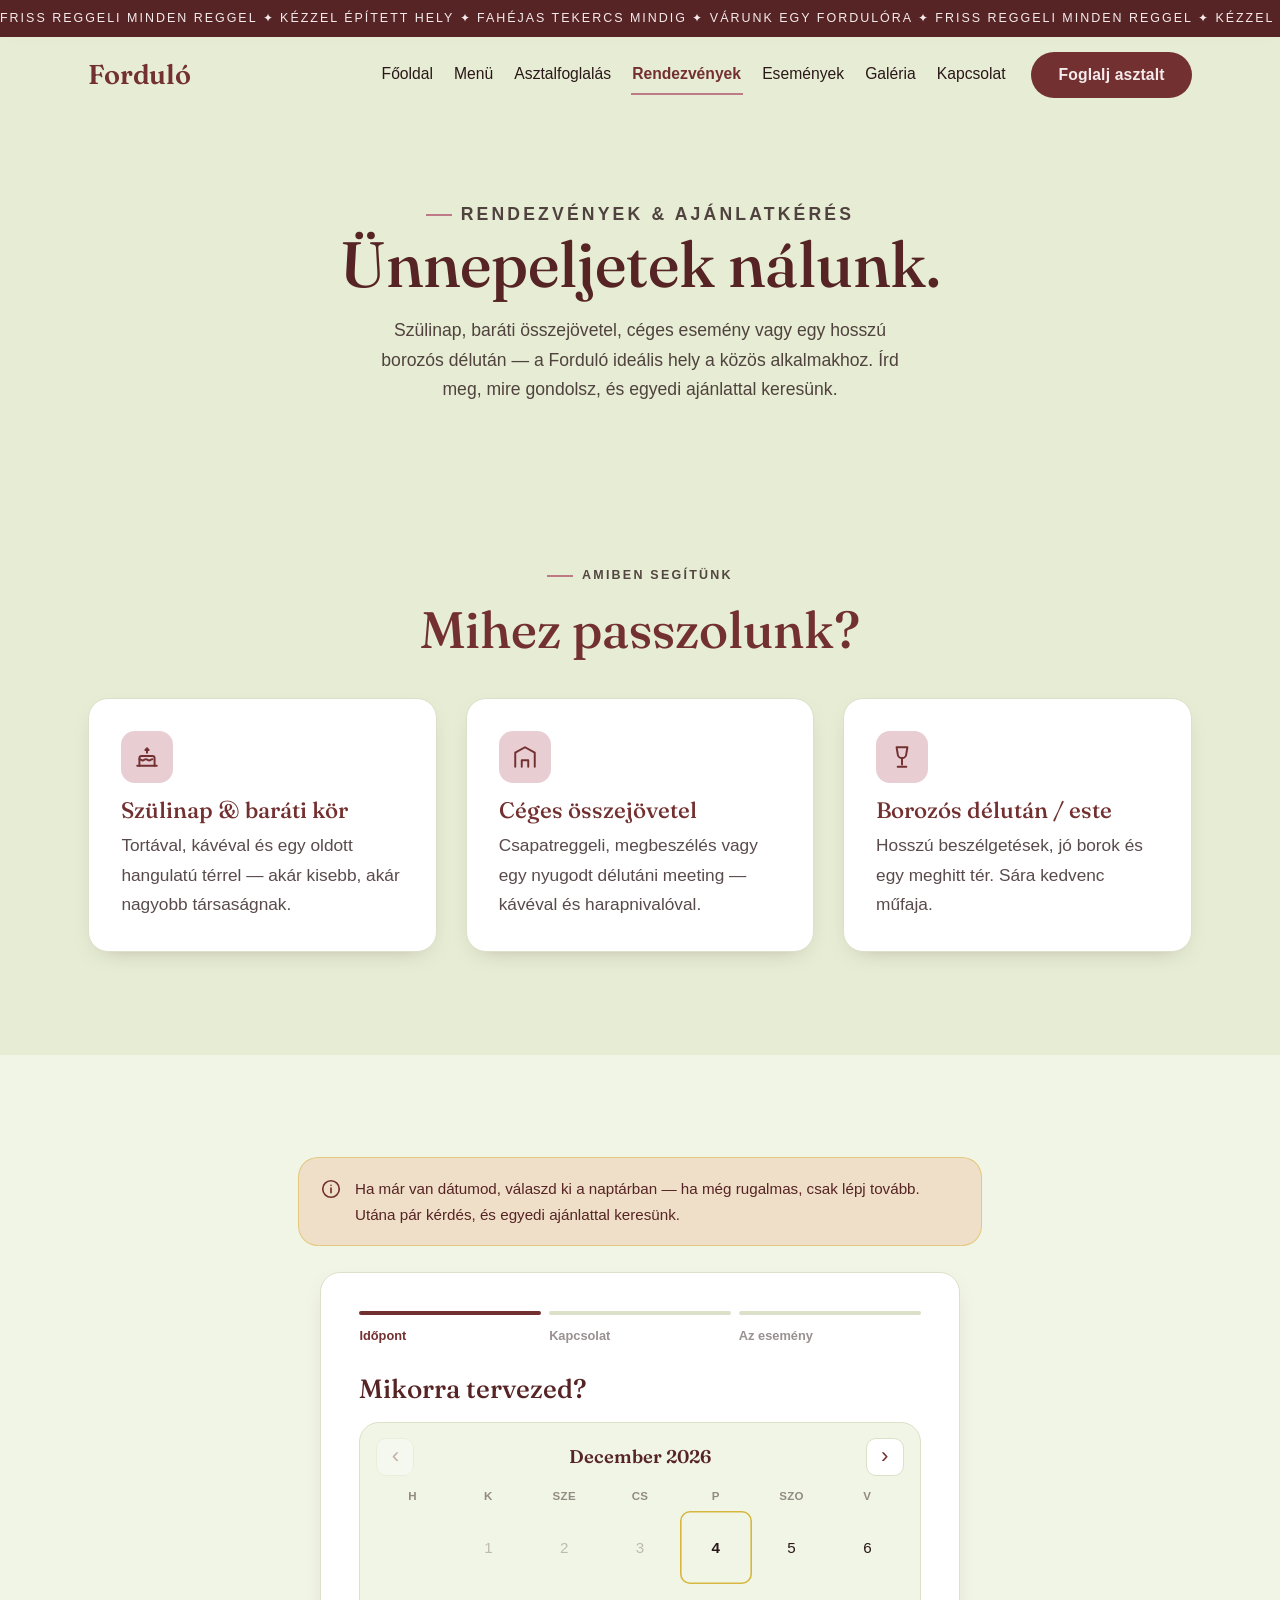
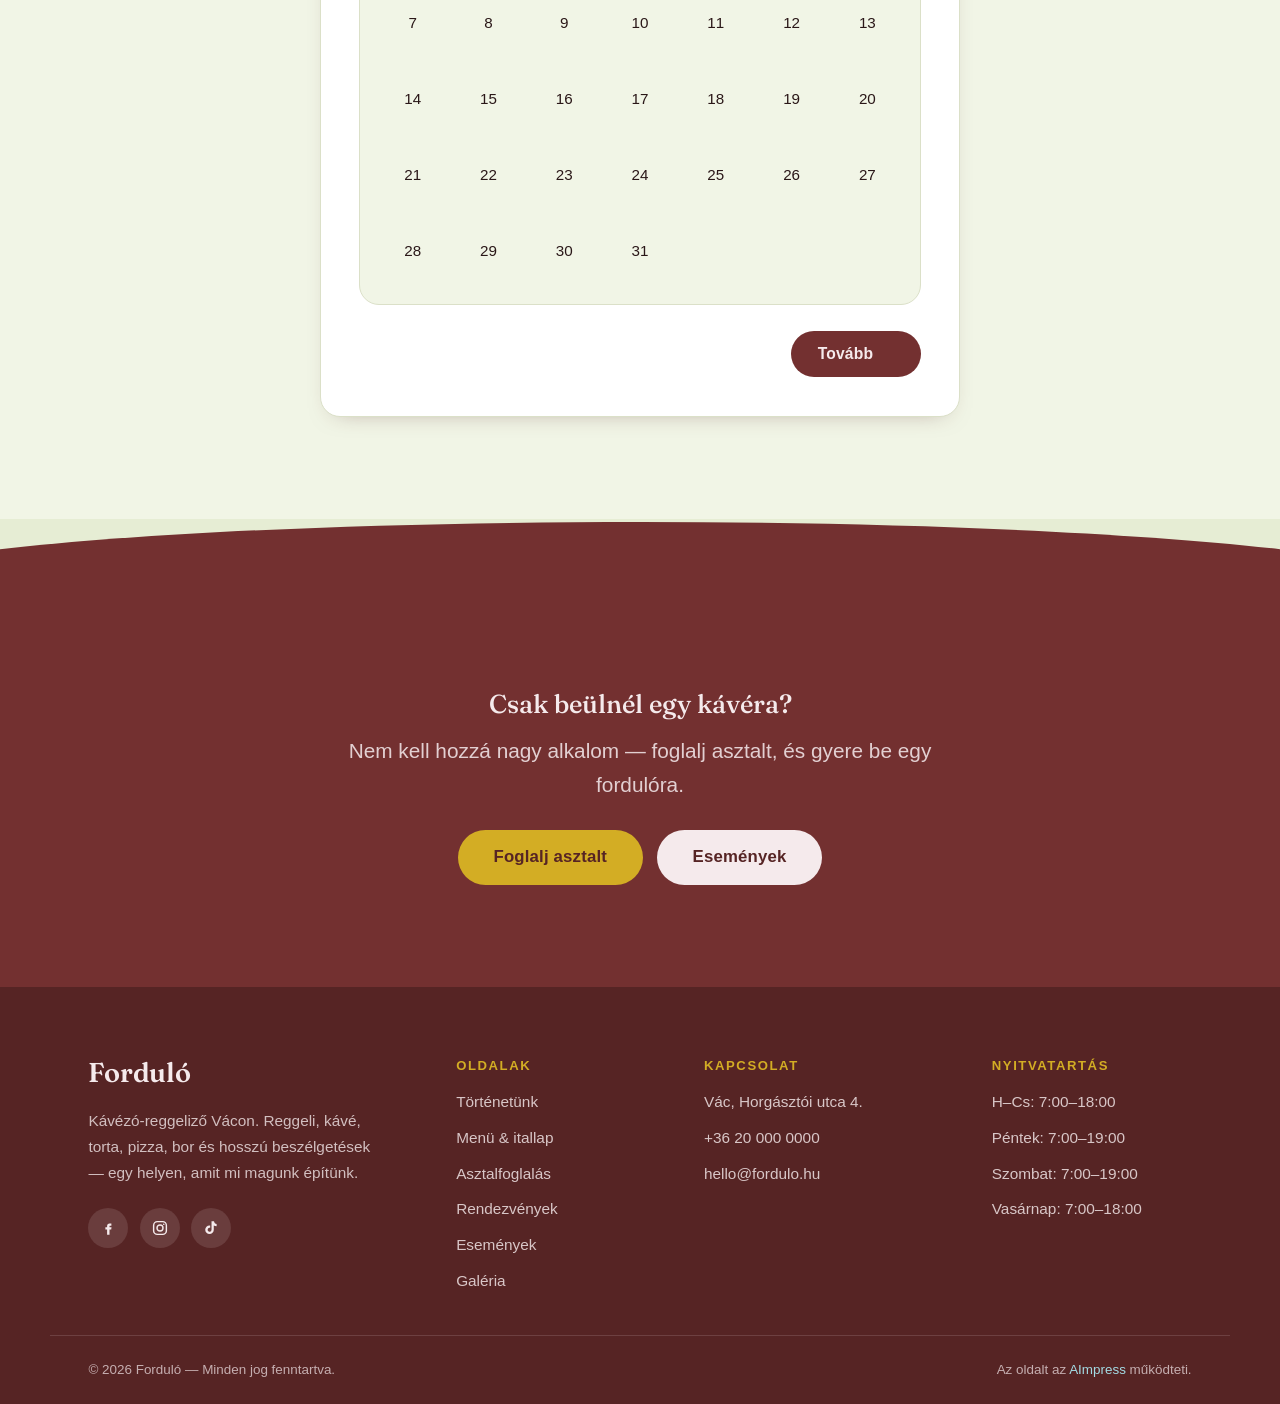
<file: rendezvenyek.html>
<!DOCTYPE html>
<html lang="hu">
<head>
  <meta charset="UTF-8" />
  <meta name="viewport" content="width=device-width, initial-scale=1.0" />
  <title>Rendezvények &amp; ajánlatkérés — Forduló Vác</title>
  <meta name="description" content="Szülinap, céges összejövetel, borozós délután vagy zártkörű esemény a Forduló kávézóban Vácon. Kérj egyedi ajánlatot — megszervezzük neked." />
  <meta property="og:title" content="Rendezvények &amp; ajánlatkérés — Forduló" />
  <meta property="og:description" content="Tarts nálunk rendezvényt Vácon. Kérj egyedi ajánlatot a Forduló kávézóban." />
  <meta property="og:type" content="website" />
  <link rel="icon" href="data:image/svg+xml,<svg xmlns='http://www.w3.org/2000/svg' viewBox='0 0 100 100'><circle cx='50' cy='50' r='48' fill='%23733030'/><text x='50' y='72' font-family='Georgia,serif' font-size='60' font-weight='600' fill='%23D3AD24' text-anchor='middle'>F</text></svg>" />
  <link rel="preconnect" href="https://fonts.googleapis.com" />
  <link rel="preconnect" href="https://fonts.gstatic.com" crossorigin />
  <link href="https://fonts.googleapis.com/css2?family=Fraunces:ital,opsz,wght@0,9..144,400;0,9..144,500;0,9..144,600;1,9..144,400;1,9..144,500&family=Hanken+Grotesque:wght@400;500;600;700&display=swap" rel="stylesheet" />
  <link rel="stylesheet" href="styles.css" />
</head>
<body>

  <!-- ============================ HEADER ============================ -->
  <div class="marquee" aria-hidden="true">
      <div class="marquee__track">
        <span>Friss reggeli minden reggel ✦ Kézzel épített hely ✦ Fahéjas tekercs mindig ✦ Várunk egy fordulóra ✦&#160;</span>
        <span>Friss reggeli minden reggel ✦ Kézzel épített hely ✦ Fahéjas tekercs mindig ✦ Várunk egy fordulóra ✦&#160;</span>
        <span>Friss reggeli minden reggel ✦ Kézzel épített hely ✦ Fahéjas tekercs mindig ✦ Várunk egy fordulóra ✦&#160;</span>
        <span>Friss reggeli minden reggel ✦ Kézzel épített hely ✦ Fahéjas tekercs mindig ✦ Várunk egy fordulóra ✦&#160;</span>
      </div>
    </div>
  <header class="site-header" id="siteHeader">
    <div class="nav container">
      <a class="brand" href="index.html">Forduló</a>
      <button class="nav__toggle" id="navToggle" aria-label="Menü megnyitása" aria-expanded="false" aria-controls="navMenu">
        <span></span><span></span><span></span>
      </button>
      <nav class="nav__menu" id="navMenu" aria-label="Főmenü">
        <a href="index.html" class="nav__link">Főoldal</a>
        <a href="menu.html" class="nav__link">Menü</a>
        <a href="asztalfoglalas.html" class="nav__link">Asztalfoglalás</a>
        <a href="rendezvenyek.html" class="nav__link is-active">Rendezvények</a>
        <a href="esemenyek.html" class="nav__link">Események</a>
        <a href="galeria.html" class="nav__link">Galéria</a>
        <a href="kapcsolat.html" class="nav__link">Kapcsolat</a>
        <a href="asztalfoglalas.html" class="btn btn--solid nav__cta">Foglalj asztalt</a>
      </nav>
    </div>
  </header>

  <main>
    <!-- ============================ PAGE HERO ============================ -->
    <section class="page-hero container">
      <p class="eyebrow eyebrow--center reveal">Rendezvények &amp; ajánlatkérés</p>
      <h1 class="reveal" data-delay="1">Ünnepeljetek nálunk.</h1>
      <p class="reveal" data-delay="2">Szülinap, baráti összejövetel, céges esemény vagy egy hosszú borozós délután — a Forduló ideális hely a közös alkalmakhoz. Írd meg, mire gondolsz, és egyedi ajánlattal keresünk.</p>
    </section>

    <!-- ========================= MIRE SZÁMÍTHATSZ ========================= -->
    <section class="section section--cream">
      <div class="container">
        <div class="section-head section-head--center reveal">
          <p class="eyebrow eyebrow--center">Amiben segítünk</p>
          <h2>Mihez passzolunk?</h2>
        </div>
        <div class="grid grid--3" style="margin-top:2.6rem;">
          <article class="card reveal">
            <div class="card__icon"><svg viewBox="0 0 24 24" fill="none" stroke="currentColor" stroke-width="1.8" stroke-linecap="round" stroke-linejoin="round"><path d="M3 20h18"/><path d="M5 20v-7a2 2 0 0 1 2-2h10a2 2 0 0 1 2 2v7"/><path d="M5 14c1.5 0 1.5 1.2 3 1.2S9.5 14 11 14s1.5 1.2 3 1.2 1.5-1.2 3-1.2"/><path d="M12 4v4M10.5 5.5 12 4l1.5 1.5"/></svg></div>
            <h3>Szülinap &amp; baráti kör</h3>
            <p>Tortával, kávéval és egy oldott hangulatú térrel — akár kisebb, akár nagyobb társaságnak.</p>
          </article>
          <article class="card reveal" data-delay="1">
            <div class="card__icon"><svg viewBox="0 0 24 24" fill="none" stroke="currentColor" stroke-width="1.8" stroke-linecap="round" stroke-linejoin="round"><path d="M3 21V8l9-5 9 5v13"/><path d="M9 21v-6h6v6"/></svg></div>
            <h3>Céges összejövetel</h3>
            <p>Csapatreggeli, megbeszélés vagy egy nyugodt délutáni meeting — kávéval és harapnivalóval.</p>
          </article>
          <article class="card reveal" data-delay="2">
            <div class="card__icon"><svg viewBox="0 0 24 24" fill="none" stroke="currentColor" stroke-width="1.8" stroke-linecap="round" stroke-linejoin="round"><path d="M7 3h10l-1 6a4 4 0 0 1-8 0L7 3Z"/><path d="M12 13v6M8 21h8"/></svg></div>
            <h3>Borozós délután / este</h3>
            <p>Hosszú beszélgetések, jó borok és egy meghitt tér. Sára kedvenc műfaja.</p>
          </article>
        </div>
      </div>
    </section>

    <!-- ========================= AJÁNLATKÉRÉS ========================= -->
    <section class="section section--paper">
      <div class="container" style="max-width:760px;">
        <div class="callout reveal" style="margin-bottom:1.6rem;">
          <svg viewBox="0 0 24 24" fill="none" stroke="currentColor" stroke-width="1.8" stroke-linecap="round" stroke-linejoin="round"><circle cx="12" cy="12" r="9"/><path d="M12 11v5M12 8l.01 0"/></svg>
          <p>Ha már van dátumod, válaszd ki a naptárban — ha még rugalmas, csak lépj tovább. Utána pár kérdés, és egyedi ajánlattal keresünk.</p>
        </div>

        <form class="booking reveal" data-type="event" data-delay="1" novalidate>
          <ol class="booking__progress" data-progress>
            <li>Időpont</li>
            <li>Kapcsolat</li>
            <li>Az esemény</li>
          </ol>

          <!-- 1. lépés: tervezett időpont (opcionális) -->
          <div class="booking__step" data-step>
            <h3 class="booking__q">Mikorra tervezed?</h3>
            <div class="cal" data-calendar></div>
            <input type="hidden" name="datum" />
            <div class="slots" data-slots hidden>
              <p class="slots__label">Körülbelüli kezdés (opcionális) — <span class="slots__date" data-date-label></span></p>
              <div class="slots__grid" data-slot-grid></div>
            </div>
            <input type="hidden" name="idopont" />
            <div class="booking__nav">
              <span></span>
              <button type="button" class="btn btn--solid" data-next>Tovább</button>
            </div>
          </div>

          <!-- 2. lépés: kapcsolat -->
          <div class="booking__step" data-step>
            <h3 class="booking__q">Kivel egyeztessünk?</h3>
            <div class="field-grid">
              <div class="field is-full">
                <label for="e-name">Név <span class="req">*</span></label>
                <input type="text" id="e-name" name="nev" required autocomplete="name" placeholder="Kapcsolattartó neve" />
                <span class="error">Kérlek, add meg a neved.</span>
              </div>
              <div class="field">
                <label for="e-phone">Telefonszám <span class="req">*</span></label>
                <input type="tel" id="e-phone" name="telefon" required autocomplete="tel" placeholder="+36 ..." />
                <span class="error">Kérlek, add meg a telefonszámod.</span>
              </div>
              <div class="field">
                <label for="e-email">E-mail <span class="req">*</span></label>
                <input type="email" id="e-email" name="email" required autocomplete="email" placeholder="te@email.hu" />
                <span class="error">Adj meg egy érvényes e-mail címet.</span>
              </div>
            </div>
            <p class="booking__hint" data-step-error hidden>Kérlek, töltsd ki a csillaggal jelölt mezőket.</p>
            <div class="booking__nav">
              <button type="button" class="btn btn--ghost" data-back>Vissza</button>
              <button type="button" class="btn btn--solid" data-next>Tovább</button>
            </div>
          </div>

          <!-- 3. lépés: az esemény -->
          <div class="booking__step" data-step>
            <h3 class="booking__q">Mesélj az eseményről.</h3>
            <div class="field-grid">
              <div class="field">
                <label for="e-type">Esemény típusa <span class="req">*</span></label>
                <select id="e-type" name="esemeny_tipus" required>
                  <option value="">Válassz…</option>
                  <option value="szulinap">Szülinap</option>
                  <option value="barati">Baráti összejövetel</option>
                  <option value="ceges">Céges esemény</option>
                  <option value="borozas">Borozós délután / este</option>
                  <option value="egyeb">Egyéb</option>
                </select>
                <span class="error">Válassz esemény típust.</span>
              </div>
              <div class="field">
                <label for="e-guests">Várható létszám <span class="req">*</span></label>
                <input type="number" id="e-guests" name="letszam" required min="1" placeholder="pl. 15" />
                <span class="error">Add meg a várható létszámot.</span>
              </div>
              <div class="field is-full">
                <label for="e-budget">Keret / fő (kb.)</label>
                <input type="text" id="e-budget" name="keret" placeholder="opcionális" />
              </div>
              <div class="field is-full">
                <label for="e-desc">Mit szeretnél? <span class="req">*</span></label>
                <textarea id="e-desc" name="leiras" required placeholder="Írd le röviden az elképzelésed — alkalom, hangulat, ételek/italok, időtartam, bármilyen különkérés…"></textarea>
                <span class="error">Írj pár mondatot az elképzelésedről.</span>
              </div>
            </div>
            <label class="consent" style="margin-top:1.1rem;">
              <input type="checkbox" name="adatkezeles" required />
              <span>Hozzájárulok, hogy a Forduló az ajánlatadás érdekében kezelje a megadott adataimat. <span class="req">*</span></span>
            </label>
            <p class="booking__hint" data-step-error hidden>Kérlek, töltsd ki a csillaggal jelölt mezőket, és fogadd el az adatkezelést.</p>
            <div class="booking__nav">
              <button type="button" class="btn btn--ghost" data-back>Vissza</button>
              <button type="submit" class="btn btn--solid" data-submit>Ajánlatkérés elküldése</button>
            </div>
            <div class="form-status" role="status" aria-live="polite"></div>
          </div>

          <!-- kész -->
          <div class="booking__done" data-done hidden>
            <div class="booking__done-ic"><svg viewBox="0 0 24 24" fill="none" stroke="currentColor" stroke-width="2.2" stroke-linecap="round" stroke-linejoin="round"><path d="M20 6 9 17l-5-5"/></svg></div>
            <h3>Köszönjük!</h3>
            <p data-done-msg>Az ajánlatkérésedet megkaptuk — hamarosan keresünk egyedi ajánlattal.</p>
          </div>
        </form>
      </div>
    </section>

    <!-- transition -->
    <svg class="wave" viewBox="0 0 1440 70" preserveAspectRatio="none" aria-hidden="true"><path d="M0,70 L0,30 C360,-6 1080,-6 1440,30 L1440,70 Z" fill="#733030"/></svg>

    <!-- ========================= CTA BAND ========================= -->
    <section class="band band--wine section">
      <div class="container section-head--center" style="text-align:center; max-width:680px;">
        <h2 class="reveal">Csak beülnél egy kávéra?</h2>
        <p class="reveal lead" data-delay="1" style="margin-top:1rem;">Nem kell hozzá nagy alkalom — foglalj asztalt, és gyere be egy fordulóra.</p>
        <div class="btn-row reveal" data-delay="2" style="justify-content:center; margin-top:1.8rem;">
          <a href="asztalfoglalas.html" class="btn btn--gold btn--lg">Foglalj asztalt</a>
          <a href="esemenyek.html" class="btn btn--light btn--lg">Események</a>
        </div>
      </div>
    </section>
  </main>

  <!-- ============================ FOOTER ============================ -->
  <footer class="site-footer">
    <div class="container footer__grid">
      <div class="footer__brand">
        <a class="brand brand--light" href="index.html">Forduló</a>
        <p class="footer__tag">Kávézó-reggeliző Vácon. Reggeli, kávé, torta, pizza, bor és hosszú beszélgetések — egy helyen, amit mi magunk építünk.</p>
        <!-- TODO: cseréld a # helyére a valódi közösségi linkeket -->
        <div class="socials">
          <a href="#" aria-label="Facebook" target="_blank" rel="noopener"><svg viewBox="0 0 24 24" fill="currentColor"><path d="M14 9h2.5V6H14c-2 0-3.2 1.3-3.2 3.3V11H8.5v3h2.3v7H14v-7h2.3l.4-3H14V9.6c0-.4.2-.6.6-.6Z"/></svg></a>
          <a href="#" aria-label="Instagram" target="_blank" rel="noopener"><svg viewBox="0 0 24 24" fill="none" stroke="currentColor" stroke-width="1.9"><rect x="3.5" y="3.5" width="17" height="17" rx="5"/><circle cx="12" cy="12" r="4"/><circle cx="17" cy="7" r="1.1" fill="currentColor" stroke="none"/></svg></a>
          <a href="#" aria-label="TikTok" target="_blank" rel="noopener"><svg viewBox="0 0 24 24" fill="currentColor"><path d="M16 3c.3 2 1.6 3.5 3.5 3.8v3c-1.4 0-2.7-.4-3.8-1.1v5.6a5.7 5.7 0 1 1-5.7-5.7c.3 0 .6 0 .9.1v3.1a2.6 2.6 0 1 0 1.8 2.5V3H16Z"/></svg></a>
        </div>
      </div>
      <div class="footer__col">
        <h4>Oldalak</h4>
        <ul>
          <li><a href="tortenetunk.html">Történetünk</a></li>
          <li><a href="menu.html">Menü &amp; itallap</a></li>
          <li><a href="asztalfoglalas.html">Asztalfoglalás</a></li>
          <li><a href="rendezvenyek.html">Rendezvények</a></li>
          <li><a href="esemenyek.html">Események</a></li>
          <li><a href="galeria.html">Galéria</a></li>
        </ul>
      </div>
      <div class="footer__col">
        <h4>Kapcsolat</h4>
        <ul>
          <!-- TODO: valódi cím / telefon / e-mail -->
          <li>Vác, Horgásztói utca 4.</li>
          <li><a href="tel:+36200000000">+36 20 000 0000</a></li>
          <li><a href="mailto:hello@fordulo.hu">hello@fordulo.hu</a></li>
        </ul>
      </div>
      <div class="footer__col">
        <h4>Nyitvatartás</h4>
        <ul>
          <li>H–Cs: 7:00–18:00</li>
          <li>Péntek: 7:00–19:00</li>
          <li>Szombat: 7:00–19:00</li>
          <li>Vasárnap: 7:00–18:00</li>
        </ul>
      </div>
    </div>
    <div class="container footer__bottom">
      <span>© <span id="year"></span> Forduló — Minden jog fenntartva.</span>
      <span>Az oldalt az <a href="https://aimpress.hu/" target="_blank" rel="noopener">AImpress</a> működteti.</span>
    </div>
  </footer>

  <script src="script.js"></script>
</body>
</html>
</file>
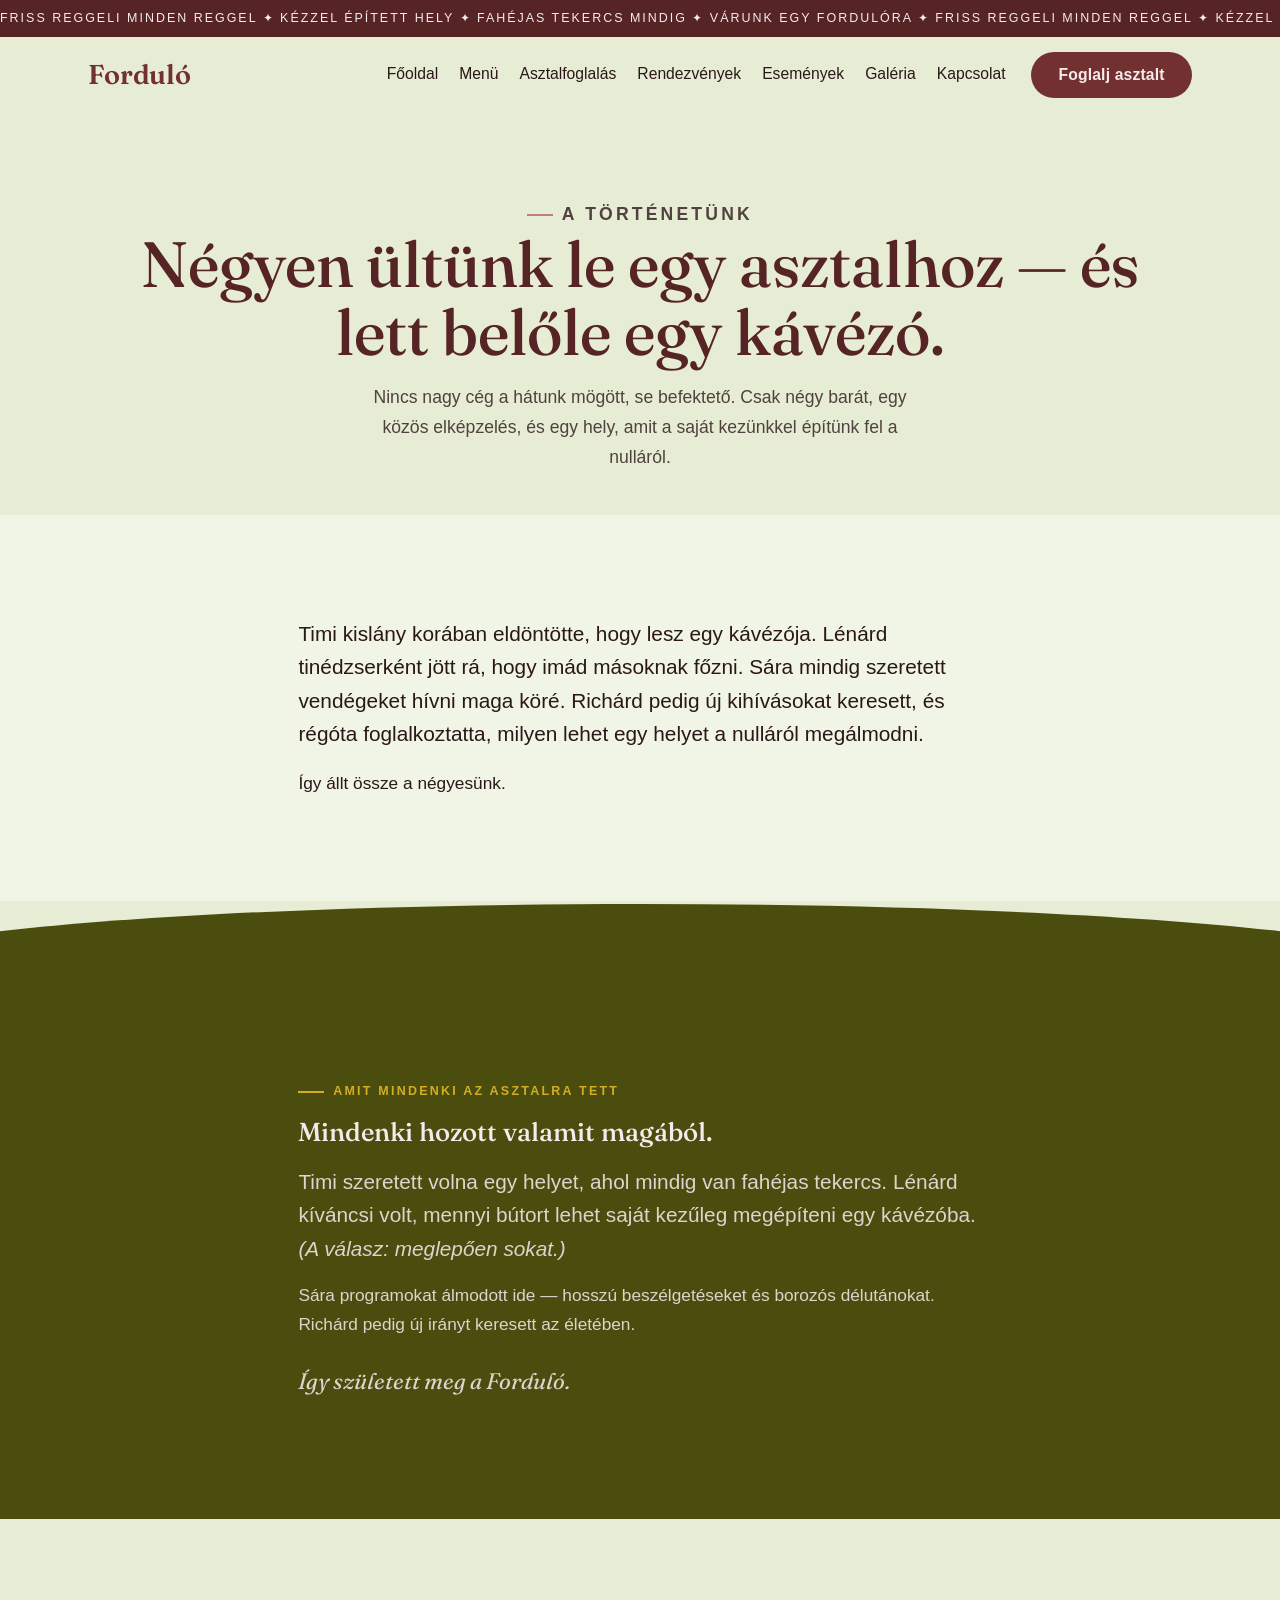
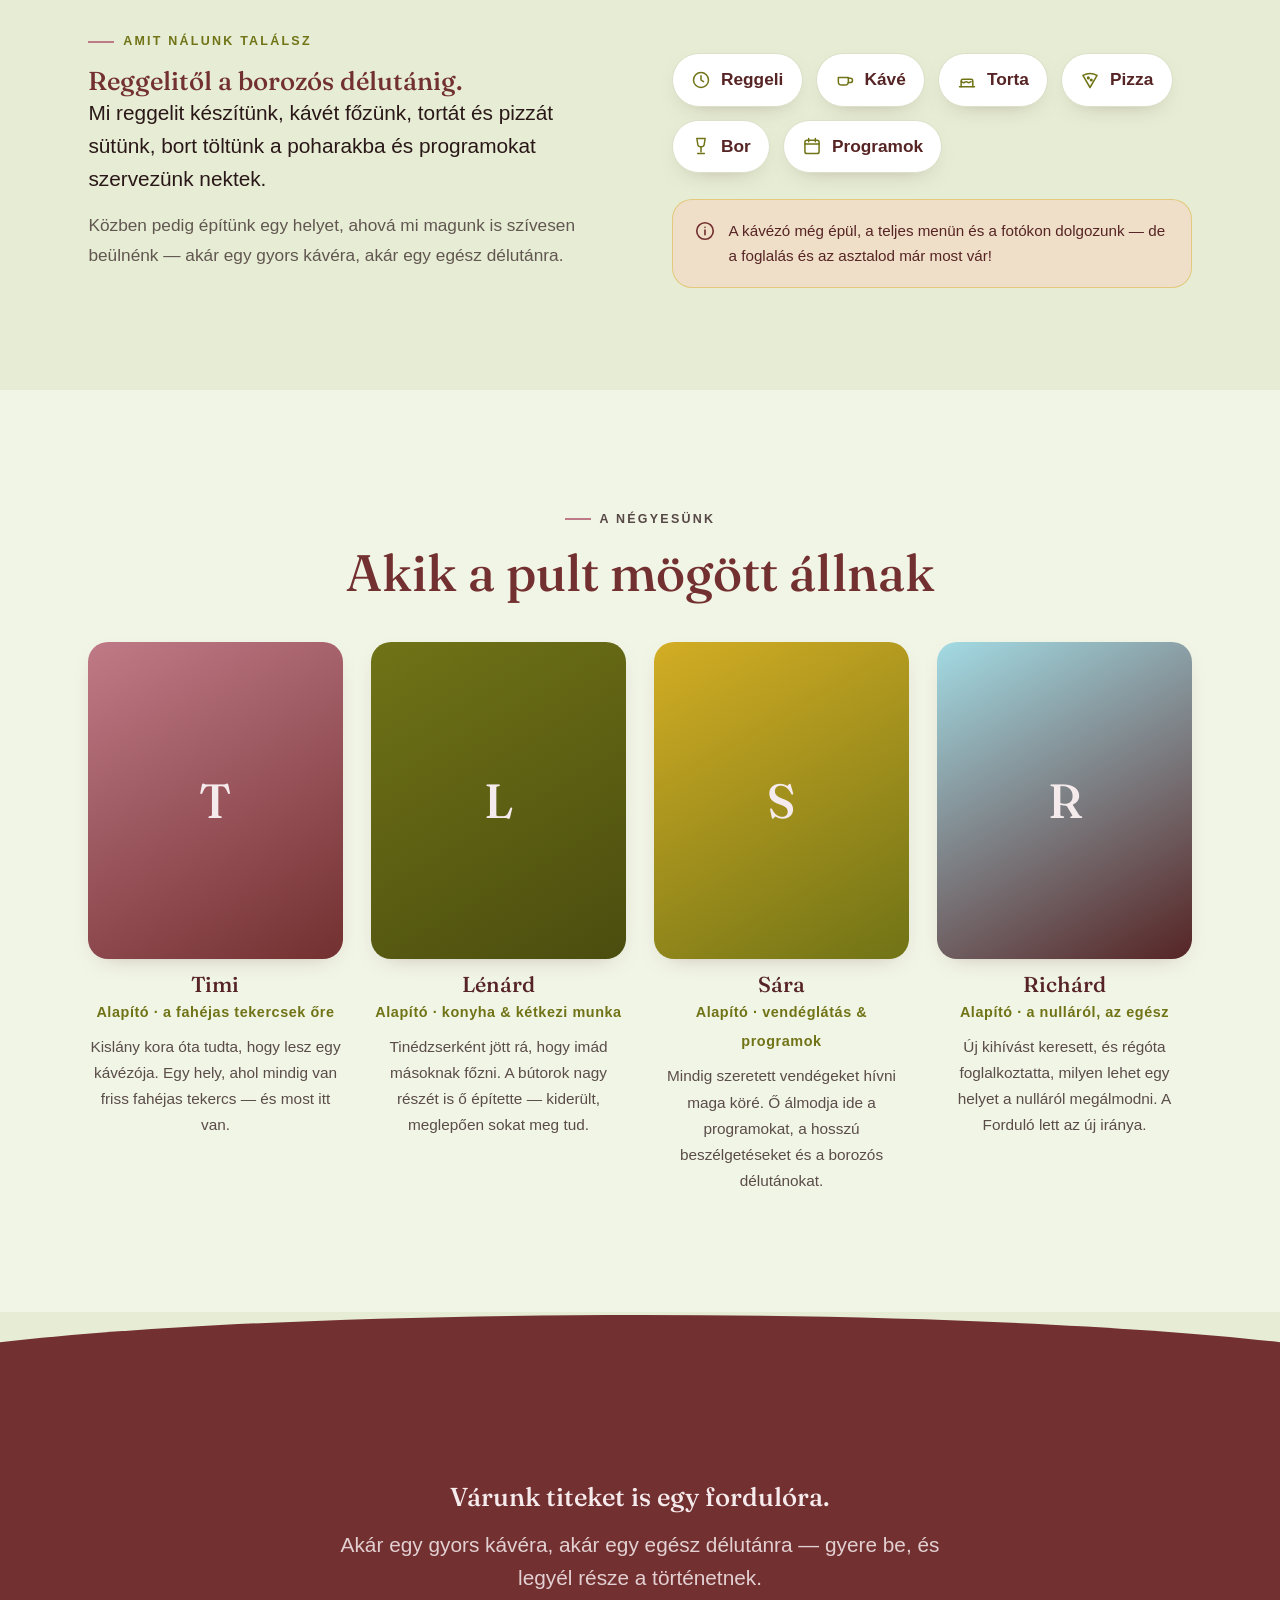
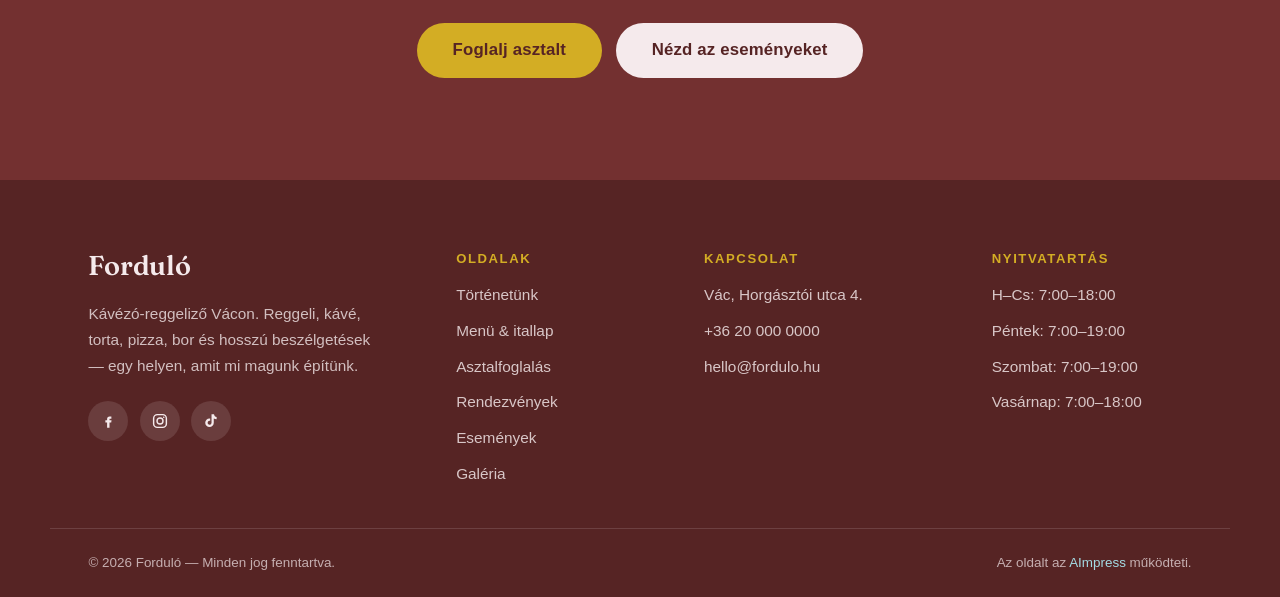
<file: tortenetunk.html>
<!DOCTYPE html>
<html lang="hu">
<head>
  <meta charset="UTF-8" />
  <meta name="viewport" content="width=device-width, initial-scale=1.0" />
  <title>A történetünk — Forduló Kávézó-reggeliző Vác</title>
  <meta name="description" content="Négy barát, egy közös asztal és egy kávézó, amit a nulláról építünk. Ismerd meg a Forduló történetét — Timi, Lénárd, Sára és Richárd." />
  <meta property="og:title" content="A történetünk — Forduló" />
  <meta property="og:description" content="Négyen ültünk le egy asztalhoz, és lett belőle egy kávézó. Ez a Forduló története." />
  <meta property="og:type" content="website" />
  <link rel="icon" href="data:image/svg+xml,<svg xmlns='http://www.w3.org/2000/svg' viewBox='0 0 100 100'><circle cx='50' cy='50' r='48' fill='%23733030'/><text x='50' y='72' font-family='Georgia,serif' font-size='60' font-weight='600' fill='%23D3AD24' text-anchor='middle'>F</text></svg>" />
  <link rel="preconnect" href="https://fonts.googleapis.com" />
  <link rel="preconnect" href="https://fonts.gstatic.com" crossorigin />
  <link href="https://fonts.googleapis.com/css2?family=Fraunces:ital,opsz,wght@0,9..144,400;0,9..144,500;0,9..144,600;1,9..144,400;1,9..144,500&family=Hanken+Grotesque:wght@400;500;600;700&display=swap" rel="stylesheet" />
  <link rel="stylesheet" href="styles.css" />
</head>
<body>

  <!-- ============================ HEADER ============================ -->
  <div class="marquee" aria-hidden="true">
      <div class="marquee__track">
        <span>Friss reggeli minden reggel ✦ Kézzel épített hely ✦ Fahéjas tekercs mindig ✦ Várunk egy fordulóra ✦&#160;</span>
        <span>Friss reggeli minden reggel ✦ Kézzel épített hely ✦ Fahéjas tekercs mindig ✦ Várunk egy fordulóra ✦&#160;</span>
        <span>Friss reggeli minden reggel ✦ Kézzel épített hely ✦ Fahéjas tekercs mindig ✦ Várunk egy fordulóra ✦&#160;</span>
        <span>Friss reggeli minden reggel ✦ Kézzel épített hely ✦ Fahéjas tekercs mindig ✦ Várunk egy fordulóra ✦&#160;</span>
      </div>
    </div>
  <header class="site-header" id="siteHeader">
    <div class="nav container">
      <a class="brand" href="index.html">Forduló</a>
      <button class="nav__toggle" id="navToggle" aria-label="Menü megnyitása" aria-expanded="false" aria-controls="navMenu">
        <span></span><span></span><span></span>
      </button>
      <nav class="nav__menu" id="navMenu" aria-label="Főmenü">
        <a href="index.html" class="nav__link">Főoldal</a>
        <a href="menu.html" class="nav__link">Menü</a>
        <a href="asztalfoglalas.html" class="nav__link">Asztalfoglalás</a>
        <a href="rendezvenyek.html" class="nav__link">Rendezvények</a>
        <a href="esemenyek.html" class="nav__link">Események</a>
        <a href="galeria.html" class="nav__link">Galéria</a>
        <a href="kapcsolat.html" class="nav__link">Kapcsolat</a>
        <a href="asztalfoglalas.html" class="btn btn--solid nav__cta">Foglalj asztalt</a>
      </nav>
    </div>
  </header>

  <main>
    <!-- ============================ PAGE HERO ============================ -->
    <section class="page-hero container">
      <p class="eyebrow eyebrow--center reveal">A történetünk</p>
      <h1 class="reveal" data-delay="1">Négyen ültünk le egy asztalhoz — és lett belőle egy kávézó.</h1>
      <p class="reveal" data-delay="2">Nincs nagy cég a hátunk mögött, se befektető. Csak négy barát, egy közös elképzelés, és egy hely, amit a saját kezünkkel építünk fel a nulláról.</p>
    </section>

    <!-- ========================= A KEZDET ========================= -->
    <section class="section section--paper">
      <div class="container" style="max-width:760px;">
        <div class="prose reveal">
          <p class="lead">Timi kislány korában eldöntötte, hogy lesz egy kávézója. Lénárd tinédzserként jött rá, hogy imád másoknak főzni. Sára mindig szeretett vendégeket hívni maga köré. Richárd pedig új kihívásokat keresett, és régóta foglalkoztatta, milyen lehet egy helyet a nulláról megálmodni.</p>
          <p>Így állt össze a négyesünk.</p>
        </div>
      </div>
    </section>

    <!-- transition -->
    <svg class="wave" viewBox="0 0 1440 70" preserveAspectRatio="none" aria-hidden="true"><path d="M0,70 L0,30 C360,-6 1080,-6 1440,30 L1440,70 Z" fill="#4B4D0F"/></svg>

    <!-- ========================= AMIT MINDENKI HOZOTT ========================= -->
    <section class="band section">
      <div class="container" style="max-width:760px;">
        <p class="eyebrow reveal">Amit mindenki az asztalra tett</p>
        <h2 class="reveal" data-delay="1">Mindenki hozott valamit magából.</h2>
        <p class="reveal lead" data-delay="1" style="margin-top:1.2rem;">Timi szeretett volna egy helyet, ahol mindig van fahéjas tekercs. Lénárd kíváncsi volt, mennyi bútort lehet saját kezűleg megépíteni egy kávézóba. <em>(A válasz: meglepően sokat.)</em></p>
        <p class="reveal" data-delay="2">Sára programokat álmodott ide — hosszú beszélgetéseket és borozós délutánokat. Richárd pedig új irányt keresett az életében.</p>
        <p class="reveal" data-delay="2" style="margin-top:1.4rem; font-family:var(--font-display); font-style:italic; font-size:1.4rem;">Így született meg a Forduló.</p>
      </div>
    </section>

    <!-- ========================= MIT CSINÁLUNK ========================= -->
    <section class="section section--cream">
      <div class="container split">
        <div class="reveal">
          <p class="eyebrow">Amit nálunk találsz</p>
          <h2>Reggelitől a borozós délutánig.</h2>
          <p class="lead">Mi reggelit készítünk, kávét főzünk, tortát és pizzát sütünk, bort töltünk a poharakba és programokat szervezünk nektek.</p>
          <p class="muted">Közben pedig építünk egy helyet, ahová mi magunk is szívesen beülnénk — akár egy gyors kávéra, akár egy egész délutánra.</p>
        </div>
        <div class="reveal" data-delay="1">
          <div class="chips">
            <span class="chip"><svg viewBox="0 0 24 24" fill="none" stroke="currentColor" stroke-width="1.8" stroke-linecap="round" stroke-linejoin="round"><circle cx="12" cy="12" r="9"/><path d="M12 7v5l3 2"/></svg> Reggeli</span>
            <span class="chip"><svg viewBox="0 0 24 24" fill="none" stroke="currentColor" stroke-width="1.8" stroke-linecap="round" stroke-linejoin="round"><path d="M4 9h12v5a4 4 0 0 1-4 4H8a4 4 0 0 1-4-4V9Z"/><path d="M16 10h2.5a2.5 2.5 0 0 1 0 5H16"/></svg> Kávé</span>
            <span class="chip"><svg viewBox="0 0 24 24" fill="none" stroke="currentColor" stroke-width="1.8" stroke-linecap="round" stroke-linejoin="round"><path d="M3 20h18"/><path d="M5 20v-7a2 2 0 0 1 2-2h10a2 2 0 0 1 2 2v7"/><path d="M5 14c1.5 0 1.5 1.2 3 1.2S9.5 14 11 14s1.5 1.2 3 1.2 1.5-1.2 3-1.2"/></svg> Torta</span>
            <span class="chip"><svg viewBox="0 0 24 24" fill="none" stroke="currentColor" stroke-width="1.8" stroke-linecap="round" stroke-linejoin="round"><path d="M3.5 6.5 12 21l8.5-14.5a18 18 0 0 0-17 0Z"/><circle cx="10" cy="9.5" r="1"/><circle cx="13.5" cy="12" r="1"/></svg> Pizza</span>
            <span class="chip"><svg viewBox="0 0 24 24" fill="none" stroke="currentColor" stroke-width="1.8" stroke-linecap="round" stroke-linejoin="round"><path d="M7 3h10l-1 6a4 4 0 0 1-8 0L7 3Z"/><path d="M12 13v6M8 21h8"/></svg> Bor</span>
            <span class="chip"><svg viewBox="0 0 24 24" fill="none" stroke="currentColor" stroke-width="1.8" stroke-linecap="round" stroke-linejoin="round"><rect x="3.5" y="5" width="17" height="16" rx="2.5"/><path d="M3.5 9.5h17M8 3v4M16 3v4"/></svg> Programok</span>
          </div>
          <div class="callout" style="margin-top:1.6rem;">
            <svg viewBox="0 0 24 24" fill="none" stroke="currentColor" stroke-width="1.8" stroke-linecap="round" stroke-linejoin="round"><circle cx="12" cy="12" r="9"/><path d="M12 11v5M12 8l.01 0"/></svg>
            <p>A kávézó még épül, a teljes menün és a fotókon dolgozunk — de a foglalás és az asztalod már most vár!</p>
          </div>
        </div>
      </div>
    </section>

    <!-- ========================= A NÉGYESÜNK ========================= -->
    <section class="section section--paper">
      <div class="container">
        <div class="section-head section-head--center reveal">
          <p class="eyebrow eyebrow--center">A négyesünk</p>
          <h2>Akik a pult mögött állnak</h2>
        </div>
        <div class="grid grid--4" style="margin-top:2.6rem;">
          <div class="person reveal">
            <!-- Cseréld valódi fotóra: <div class="person__photo"><img src="kepek/timi.jpg" alt="Timi"></div> -->
            <div class="person__photo" style="background:linear-gradient(150deg,#BF7A87,#733030);">T</div>
            <h3>Timi</h3>
            <span>Alapító · a fahéjas tekercsek őre</span>
            <p>Kislány kora óta tudta, hogy lesz egy kávézója. Egy hely, ahol mindig van friss fahéjas tekercs — és most itt van.</p>
          </div>
          <div class="person reveal" data-delay="1">
            <div class="person__photo" style="background:linear-gradient(150deg,#707316,#4B4D0F);">L</div>
            <h3>Lénárd</h3>
            <span>Alapító · konyha &amp; kétkezi munka</span>
            <p>Tinédzserként jött rá, hogy imád másoknak főzni. A bútorok nagy részét is ő építette — kiderült, meglepően sokat meg tud.</p>
          </div>
          <div class="person reveal" data-delay="2">
            <div class="person__photo" style="background:linear-gradient(150deg,#D3AD24,#707316);">S</div>
            <h3>Sára</h3>
            <span>Alapító · vendéglátás &amp; programok</span>
            <p>Mindig szeretett vendégeket hívni maga köré. Ő álmodja ide a programokat, a hosszú beszélgetéseket és a borozós délutánokat.</p>
          </div>
          <div class="person reveal" data-delay="3">
            <div class="person__photo" style="background:linear-gradient(150deg,#A3DBE4,#562424);">R</div>
            <h3>Richárd</h3>
            <span>Alapító · a nulláról, az egész</span>
            <p>Új kihívást keresett, és régóta foglalkoztatta, milyen lehet egy helyet a nulláról megálmodni. A Forduló lett az új iránya.</p>
          </div>
        </div>
      </div>
    </section>

    <!-- transition -->
    <svg class="wave" viewBox="0 0 1440 70" preserveAspectRatio="none" aria-hidden="true"><path d="M0,70 L0,30 C360,-6 1080,-6 1440,30 L1440,70 Z" fill="#733030"/></svg>

    <!-- ========================= CTA BAND ========================= -->
    <section class="band band--wine section">
      <div class="container section-head--center" style="text-align:center; max-width:680px;">
        <h2 class="reveal">Várunk titeket is egy fordulóra.</h2>
        <p class="reveal lead" data-delay="1" style="margin-top:1rem;">Akár egy gyors kávéra, akár egy egész délutánra — gyere be, és legyél része a történetnek.</p>
        <div class="btn-row reveal" data-delay="2" style="justify-content:center; margin-top:1.8rem;">
          <a href="asztalfoglalas.html" class="btn btn--gold btn--lg">Foglalj asztalt</a>
          <a href="esemenyek.html" class="btn btn--light btn--lg">Nézd az eseményeket</a>
        </div>
      </div>
    </section>
  </main>

  <!-- ============================ FOOTER ============================ -->
  <footer class="site-footer">
    <div class="container footer__grid">
      <div class="footer__brand">
        <a class="brand brand--light" href="index.html">Forduló</a>
        <p class="footer__tag">Kávézó-reggeliző Vácon. Reggeli, kávé, torta, pizza, bor és hosszú beszélgetések — egy helyen, amit mi magunk építünk.</p>
        <!-- TODO: cseréld a # helyére a valódi közösségi linkeket -->
        <div class="socials">
          <a href="#" aria-label="Facebook" target="_blank" rel="noopener"><svg viewBox="0 0 24 24" fill="currentColor"><path d="M14 9h2.5V6H14c-2 0-3.2 1.3-3.2 3.3V11H8.5v3h2.3v7H14v-7h2.3l.4-3H14V9.6c0-.4.2-.6.6-.6Z"/></svg></a>
          <a href="#" aria-label="Instagram" target="_blank" rel="noopener"><svg viewBox="0 0 24 24" fill="none" stroke="currentColor" stroke-width="1.9"><rect x="3.5" y="3.5" width="17" height="17" rx="5"/><circle cx="12" cy="12" r="4"/><circle cx="17" cy="7" r="1.1" fill="currentColor" stroke="none"/></svg></a>
          <a href="#" aria-label="TikTok" target="_blank" rel="noopener"><svg viewBox="0 0 24 24" fill="currentColor"><path d="M16 3c.3 2 1.6 3.5 3.5 3.8v3c-1.4 0-2.7-.4-3.8-1.1v5.6a5.7 5.7 0 1 1-5.7-5.7c.3 0 .6 0 .9.1v3.1a2.6 2.6 0 1 0 1.8 2.5V3H16Z"/></svg></a>
        </div>
      </div>
      <div class="footer__col">
        <h4>Oldalak</h4>
        <ul>
          <li><a href="tortenetunk.html">Történetünk</a></li>
          <li><a href="menu.html">Menü &amp; itallap</a></li>
          <li><a href="asztalfoglalas.html">Asztalfoglalás</a></li>
          <li><a href="rendezvenyek.html">Rendezvények</a></li>
          <li><a href="esemenyek.html">Események</a></li>
          <li><a href="galeria.html">Galéria</a></li>
        </ul>
      </div>
      <div class="footer__col">
        <h4>Kapcsolat</h4>
        <ul>
          <!-- TODO: valódi cím / telefon / e-mail -->
          <li>Vác, Horgásztói utca 4.</li>
          <li><a href="tel:+36200000000">+36 20 000 0000</a></li>
          <li><a href="mailto:hello@fordulo.hu">hello@fordulo.hu</a></li>
        </ul>
      </div>
      <div class="footer__col">
        <h4>Nyitvatartás</h4>
        <ul>
          <li>H–Cs: 7:00–18:00</li>
          <li>Péntek: 7:00–19:00</li>
          <li>Szombat: 7:00–19:00</li>
          <li>Vasárnap: 7:00–18:00</li>
        </ul>
      </div>
    </div>
    <div class="container footer__bottom">
      <span>© <span id="year"></span> Forduló — Minden jog fenntartva.</span>
      <span>Az oldalt az <a href="https://aimpress.hu/" target="_blank" rel="noopener">AImpress</a> működteti.</span>
    </div>
  </footer>

  <script src="script.js"></script>
</body>
</html>
</file>
<file: styles.css>
/* =====================================================================
   FORDULÓ. — kávézó-reggeliző, Vác
   Megosztott stíluslap (minden oldal ezt használja)
   Színpaletta: a kliens által küldött 8 szín
   ===================================================================== */

:root {
  /* --- Márkaszínek (a küldött paletta) --- */
  --wine:        #733030;   /* fő márkaszín – mély bordó */
  --wine-deep:   #562424;   /* legmélyebb – sötét sávok, címsorok */
  --mustard:     #D3AD24;   /* arany akcent – kiemelés, pecsét */
  --olive:       #707316;   /* másodlagos – linkek, akcentek */
  --olive-deep:  #4B4D0F;   /* mély oliva – sötét szekció */
  --rose:        #BF7A87;   /* poros rózsa – lágy dísz, hover */
  --cream:       #F5EAEC;   /* meleg krém – VILÁGOS SZÖVEG sötét háttéren + meleg elemek */
  --sky:         #A3DBE4;   /* friss égkék – egyetlen hűvös pop */

  /* --- Származtatott semleges árnyalatok --- */
  --ink:    #2a1718;        /* meleg, közel-fekete – folyószöveg */
  --base:   #e6edd4;        /* zsálya ALAP – oldalháttér, fejléc (Timi: zöldes alap) */
  --paper:  #f1f5e6;        /* világos zsálya – szekciók, űrlapmezők, naptár */
  --line:   #dbe0c8;        /* halvány zöldes elválasztó vonal */
  --white:  #ffffff;

  /* --- Tipográfia --- */
  --font-display: "Fraunces", Georgia, "Times New Roman", serif;
  --font-body: "Hanken Grotesque", -apple-system, BlinkMacSystemFont, "Segoe UI", Roboto, sans-serif;

  /* --- Méret / térköz --- */
  --container: 1180px;
  --radius:    20px;
  --radius-sm: 12px;
  --radius-lg: 34px;
  --shadow:    0 18px 50px -28px rgba(86, 36, 36, 0.55);
  --shadow-sm: 0 8px 24px -16px rgba(86, 36, 36, 0.5);

  --ease: cubic-bezier(0.22, 1, 0.36, 1);
}

/* ---------------------------------------------------------------- reset */
*, *::before, *::after { box-sizing: border-box; }
html { -webkit-text-size-adjust: 100%; scroll-behavior: smooth; }
body {
  margin: 0;
  font-family: var(--font-body);
  font-size: clamp(1rem, 0.97rem + 0.2vw, 1.08rem);
  line-height: 1.7;
  color: var(--ink);
  background: var(--base);
  -webkit-font-smoothing: antialiased;
  text-rendering: optimizeLegibility;
  overflow-x: hidden;
}
img { max-width: 100%; display: block; }
a { color: inherit; text-decoration: none; }
button { font-family: inherit; cursor: pointer; }
ul { margin: 0; padding: 0; list-style: none; }
h1, h2, h3, h4 { margin: 0; font-family: var(--font-display); font-weight: 500; line-height: 1.06; color: var(--wine); }
p { margin: 0 0 1rem; }
:focus-visible { outline: 3px solid var(--olive); outline-offset: 3px; border-radius: 4px; }

/* --------------------------------------------------------- layout utils */
.container { width: 100%; max-width: var(--container); margin-inline: auto; padding-inline: clamp(1.2rem, 4vw, 2.4rem); }
.section { padding-block: clamp(3.6rem, 8vw, 6.5rem); }
.section--tight { padding-block: clamp(2.6rem, 5vw, 4rem); }
.section--cream { background: var(--base); }
.section--paper { background: var(--paper); }

.eyebrow {
  font-family: var(--font-body);
  font-weight: 700;
  font-size: 0.78rem;
  letter-spacing: 0.18em;
  text-transform: uppercase;
  color: var(--olive);
  display: inline-flex;
  align-items: center;
  gap: 0.55rem;
  margin: 0 0 1rem;
}
.eyebrow::before { content: ""; width: 26px; height: 2px; background: var(--rose); display: inline-block; }
.eyebrow--center { justify-content: center; }
.section-head { max-width: 640px; }
.section-head--center { margin-inline: auto; text-align: center; }
.section-head h2 { font-size: clamp(2rem, 1.4rem + 2.7vw, 3.2rem); }
.section-head p { margin-top: 1rem; color: color-mix(in srgb, var(--ink) 78%, transparent); }
.lead { font-size: clamp(1.08rem, 1rem + 0.5vw, 1.3rem); line-height: 1.6; }
.muted { color: color-mix(in srgb, var(--ink) 70%, transparent); }
.accent-italic { font-family: var(--font-display); font-style: italic; font-weight: 400; color: var(--rose); }
.prose > p { margin-bottom: 1.2rem; }
.prose > p:last-child { margin-bottom: 0; }
.prose em { font-family: var(--font-display); font-style: italic; color: var(--wine); }

/* -------------------------------------------------------------- buttons */
.btn {
  display: inline-flex; align-items: center; gap: 0.6rem;
  font-weight: 600; font-size: 0.98rem; letter-spacing: 0.01em;
  padding: 0.85em 1.6em; border-radius: 999px; border: 2px solid transparent;
  transition: transform 0.25s var(--ease), background 0.25s var(--ease), color 0.25s var(--ease), border-color 0.25s var(--ease);
  line-height: 1; cursor: pointer; white-space: nowrap;
}
.btn svg { width: 1.05em; height: 1.05em; }
.btn--solid { background: var(--wine); color: var(--cream); }
.btn--solid:hover { background: var(--wine-deep); transform: translateY(-2px); }
.btn--gold { background: var(--mustard); color: var(--wine-deep); }
.btn--gold:hover { background: #c19e1d; transform: translateY(-2px); }
.btn--ghost { background: transparent; color: var(--wine); border-color: color-mix(in srgb, var(--wine) 35%, transparent); }
.btn--ghost:hover { border-color: var(--wine); background: color-mix(in srgb, var(--wine) 6%, transparent); transform: translateY(-2px); }
.btn--light { background: var(--cream); color: var(--wine-deep); }
.btn--light:hover { background: var(--white); transform: translateY(-2px); }
.btn--block { width: 100%; justify-content: center; }
.btn--lg { padding: 1.02em 2em; font-size: 1.05rem; }

.btn-row { display: flex; flex-wrap: wrap; gap: 0.9rem; }

/* --------------------------------------------------------------- header */
.site-header {
  position: sticky; top: 0; z-index: 100;
  background: color-mix(in srgb, var(--base) 92%, transparent);
  backdrop-filter: blur(10px);
  transition: box-shadow 0.3s var(--ease), background 0.3s var(--ease);
}
.site-header.is-scrolled { box-shadow: 0 10px 30px -22px rgba(86,36,36,0.6); background: color-mix(in srgb, var(--base) 97%, transparent); }
.marquee {
  background: var(--wine-deep); color: var(--cream);
  overflow: hidden; white-space: nowrap; font-size: 0.78rem; letter-spacing: 0.16em;
  text-transform: uppercase;
}
.marquee__track { display: flex; width: max-content; will-change: transform; animation: marquee 34s linear infinite; }
.marquee__track span { padding-block: 0.5rem; white-space: nowrap; }
@keyframes marquee { from { transform: translateX(0); } to { transform: translateX(-50%); } }

.nav {
  display: flex; align-items: center; justify-content: space-between; gap: 1rem;
  padding-block: 0.9rem;
  transition: padding 0.3s var(--ease);
}
.site-header.is-scrolled .nav { padding-block: 0.65rem; }

.brand {
  font-family: var(--font-display); font-weight: 600; font-size: 1.7rem; color: var(--wine);
  letter-spacing: -0.01em; line-height: 1; display: inline-flex; align-items: baseline; gap: 0.3em;
  position: relative; z-index: 110;
}
.brand__dot { color: var(--mustard); }
.brand--light { color: var(--cream); }
.brand--light .brand__dot { color: var(--sky); }

.nav__menu { display: flex; align-items: center; gap: clamp(0.4rem, 1.4vw, 1.35rem); }
.nav__link {
  position: relative; font-weight: 500; font-size: 0.98rem; color: var(--ink);
  padding: 0.3rem 0.1rem; transition: color 0.2s var(--ease);
}
.nav__link::after {
  content: ""; position: absolute; left: 0; right: 100%; bottom: -2px; height: 2px;
  background: var(--rose); transition: right 0.28s var(--ease);
}
.nav__link:hover { color: var(--wine); }
.nav__link:hover::after, .nav__link.is-active::after { right: 0; }
.nav__link.is-active { color: var(--wine); font-weight: 600; }
.nav__cta { margin-left: 0.4rem; }
.nav__cta::after { display: none; }

.nav__toggle { display: none; background: none; border: 0; width: 44px; height: 44px; position: relative; z-index: 110; }
.nav__toggle span { position: absolute; left: 10px; right: 10px; height: 2.5px; background: var(--wine); border-radius: 2px; transition: transform 0.3s var(--ease), opacity 0.2s var(--ease); }
.nav__toggle span:nth-child(1) { top: 15px; }
.nav__toggle span:nth-child(2) { top: 21px; }
.nav__toggle span:nth-child(3) { top: 27px; }
.nav__toggle[aria-expanded="true"] span:nth-child(1) { transform: translateY(6px) rotate(45deg); }
.nav__toggle[aria-expanded="true"] span:nth-child(2) { opacity: 0; }
.nav__toggle[aria-expanded="true"] span:nth-child(3) { transform: translateY(-6px) rotate(-45deg); }

/* -------------------------------------------------- the FORDULÓ seal :) */
.seal { display: block; width: 100%; height: auto; }
.seal__rotor { transform-origin: 50% 50%; animation: spin 24s linear infinite; }
.seal__ring-text { font-family: var(--font-body); font-weight: 700; letter-spacing: 0.12em; font-size: 11px; }
@keyframes spin { to { transform: rotate(360deg); } }

/* ----------------------------------------------------------------- hero */
.hero { position: relative; padding-top: clamp(2.4rem, 6vw, 4.5rem); padding-bottom: clamp(3rem, 7vw, 5.5rem); overflow: hidden; }
.hero__grid { display: grid; grid-template-columns: 1.05fr 0.95fr; gap: clamp(2rem, 5vw, 4rem); align-items: center; }
.hero h1 { font-size: clamp(2.7rem, 1.6rem + 5vw, 5.4rem); font-weight: 500; letter-spacing: -0.02em; color: var(--wine-deep); }
.hero h1 em { font-style: italic; font-weight: 400; color: var(--wine); }
.hero__sub { max-width: 38ch; margin-top: 1.4rem; font-size: clamp(1.06rem, 1rem + 0.5vw, 1.28rem); color: color-mix(in srgb, var(--ink) 82%, transparent); }
.hero__actions { margin-top: 2rem; }
.hero__today {
  margin-top: 2.2rem; display: inline-flex; align-items: center; gap: 0.7rem;
  background: var(--white); border: 1px solid var(--line); border-radius: 999px;
  padding: 0.5rem 1.1rem 0.5rem 0.6rem; font-size: 0.92rem; box-shadow: var(--shadow-sm);
}
.hero__today .dot { width: 10px; height: 10px; border-radius: 50%; background: var(--olive); box-shadow: 0 0 0 4px color-mix(in srgb, var(--olive) 22%, transparent); }
.hero__today strong { color: var(--wine-deep); }

.hero__art { position: relative; aspect-ratio: 1 / 1; display: grid; place-items: center; }
.hero__art::before {
  content: ""; position: absolute; inset: 4%;
  background: radial-gradient(circle at 34% 26%, var(--wine), var(--wine-deep) 84%);
  border-radius: 50%;
  box-shadow: inset 0 0 0 1px color-mix(in srgb, var(--cream) 20%, transparent), 0 26px 50px -28px rgba(86,36,36,0.85);
}
.hero__seal { position: relative; width: 82%; z-index: 2; color: var(--cream); }
.hero__chip {
  position: absolute; z-index: 3; background: var(--cream); color: var(--wine-deep);
  font-weight: 600; font-size: 0.84rem; padding: 0.5rem 0.9rem; border-radius: 999px;
  box-shadow: var(--shadow-sm); display: inline-flex; align-items: center; gap: 0.4rem;
}
.hero__chip--a { top: 8%; right: -2%; animation: floaty 3.8s ease-in-out infinite; }
.hero__chip--b { bottom: 12%; left: -4%; background: var(--mustard); animation: floaty 4.6s ease-in-out infinite; animation-delay: -1.6s; }
.hero__chip svg { width: 1.05em; height: 1.05em; color: var(--wine); }
@keyframes floaty { 0%, 100% { transform: translateY(0); } 50% { transform: translateY(-9px); } }

/* ----------------------------------------------------------- arc shapes */
.wave { display: block; width: 100%; height: clamp(42px, 5.5vw, 78px); margin-bottom: -1px; }
.wave--up { margin-bottom: 0; margin-top: -1px; transform: scaleY(-1); }

/* ----------------------------------------------------------- highlights */
.chips { display: flex; flex-wrap: wrap; gap: 0.8rem; margin-top: 2rem; }
.chip {
  display: inline-flex; align-items: center; gap: 0.6rem; background: var(--white);
  border: 1px solid var(--line); border-radius: 999px; padding: 0.7rem 1.15rem;
  font-weight: 600; color: var(--wine-deep); box-shadow: var(--shadow-sm);
  transition: transform 0.25s var(--ease), border-color 0.25s var(--ease);
}
.chip:hover { transform: translateY(-3px); border-color: var(--rose); }
.chip svg { width: 1.25rem; height: 1.25rem; color: var(--olive); }

/* --------------------------------------------------------- generic grid */
.grid { display: grid; gap: clamp(1.1rem, 2.5vw, 1.8rem); }
.grid--2 { grid-template-columns: repeat(2, 1fr); }
.grid--3 { grid-template-columns: repeat(3, 1fr); }
.grid--4 { grid-template-columns: repeat(4, 1fr); }
.split { display: grid; grid-template-columns: 1fr 1fr; gap: clamp(2rem, 5vw, 4.5rem); align-items: center; }
.split--form { grid-template-columns: 0.85fr 1.15fr; align-items: start; }

/* --------------------------------------------------------------- cards */
.card {
  background: var(--white); border: 1px solid var(--line); border-radius: var(--radius);
  padding: clamp(1.4rem, 3vw, 2rem); box-shadow: var(--shadow-sm);
  transition: transform 0.3s var(--ease), box-shadow 0.3s var(--ease);
}
.card:hover { transform: translateY(-4px); box-shadow: var(--shadow); }
.card__icon { width: 52px; height: 52px; border-radius: 14px; display: grid; place-items: center; background: color-mix(in srgb, var(--rose) 25%, var(--cream)); color: var(--wine); margin-bottom: 1rem; }
.card__icon svg { width: 26px; height: 26px; }
.card h3 { font-size: 1.4rem; margin-bottom: 0.5rem; }
.card p { color: color-mix(in srgb, var(--ink) 78%, transparent); margin: 0; }

/* people / founders */
.person { text-align: center; }
.person__photo {
  width: 100%; aspect-ratio: 4 / 5; border-radius: var(--radius); overflow: hidden;
  display: grid; place-items: center; color: var(--cream); font-family: var(--font-display);
  font-size: 3rem; font-weight: 500; margin-bottom: 0.9rem; box-shadow: var(--shadow-sm);
}
.person h3 { font-size: 1.35rem; color: var(--wine-deep); }
.person span { font-size: 0.9rem; color: var(--olive); font-weight: 600; letter-spacing: 0.04em; }
.person p { font-size: 0.96rem; margin-top: 0.5rem; color: color-mix(in srgb, var(--ink) 76%, transparent); }

/* -------------------------------------------------------- story banner */
.band { background: var(--olive-deep); color: var(--cream); position: relative; overflow: hidden; }
.band--wine { background: var(--wine); }
.band h2, .band h3 { color: var(--cream); }
.band .eyebrow { color: var(--mustard); }
.band .eyebrow::before { background: var(--mustard); }
.band p { color: color-mix(in srgb, var(--cream) 86%, transparent); }

/* ------------------------------------------------------------- nyitva */
.hours { background: var(--white); border: 1px solid var(--line); border-radius: var(--radius); overflow: hidden; box-shadow: var(--shadow-sm); }
.hours__row { display: flex; justify-content: space-between; gap: 1rem; padding: 0.95rem 1.4rem; border-bottom: 1px solid var(--line); }
.hours__row:last-child { border-bottom: 0; }
.hours__row.is-today { background: color-mix(in srgb, var(--mustard) 18%, var(--white)); }
.hours__day { font-weight: 600; color: var(--wine-deep); }
.hours__time { font-variant-numeric: tabular-nums; color: var(--ink); }
.hours__note { font-size: 0.86rem; color: color-mix(in srgb, var(--ink) 65%, transparent); margin-top: 0.8rem; }

/* --------------------------------------------------------------- menu */
.menu-cat { margin-bottom: clamp(2.4rem, 5vw, 3.6rem); }
.menu-cat__head { display: flex; align-items: baseline; gap: 1rem; margin-bottom: 1.4rem; }
.menu-cat__head h3 { font-size: clamp(1.6rem, 1.2rem + 1.4vw, 2.2rem); white-space: nowrap; }
.menu-cat__head .rule { flex: 1; height: 1px; background: var(--line); }
.menu-list { display: grid; gap: 0.2rem; }
.menu-item { display: grid; grid-template-columns: auto 1fr auto; align-items: baseline; gap: 0.6rem; padding: 0.7rem 0; border-bottom: 1px dashed color-mix(in srgb, var(--line) 90%, transparent); }
.menu-item:last-child { border-bottom: 0; }
.menu-item__name { font-weight: 600; color: var(--wine-deep); }
.menu-item__desc { font-size: 0.9rem; color: color-mix(in srgb, var(--ink) 68%, transparent); grid-column: 1 / -1; margin-top: -0.2rem; }
.menu-item__dots { border-bottom: 1px dotted var(--line); align-self: end; transform: translateY(-4px); }
.menu-item__price { font-variant-numeric: tabular-nums; font-weight: 600; color: var(--olive); white-space: nowrap; }
.tag-soft {
  display: inline-flex; align-items: center; gap: 0.4rem; background: var(--sky);
  color: var(--wine-deep); font-size: 0.78rem; font-weight: 700; letter-spacing: 0.04em;
  padding: 0.25rem 0.7rem; border-radius: 999px;
}

/* ------------------------------------------------------------- events */
.event { display: grid; grid-template-columns: auto 1fr; gap: 1.4rem; align-items: center; }
.event__date {
  flex-shrink: 0; width: 92px; text-align: center; background: var(--wine); color: var(--cream);
  border-radius: var(--radius-sm); padding: 0.8rem 0.4rem; line-height: 1;
}
.event__date .d { font-family: var(--font-display); font-size: 2rem; font-weight: 500; }
.event__date .m { font-size: 0.74rem; letter-spacing: 0.16em; text-transform: uppercase; margin-top: 0.3rem; display: block; }
.event__date.is-soon { background: var(--olive-deep); }
.event__body h3 { font-size: 1.3rem; color: var(--wine-deep); }
.event__meta { font-size: 0.88rem; color: var(--olive); font-weight: 600; margin-top: 0.2rem; }
.event__body p { margin: 0.5rem 0 0; color: color-mix(in srgb, var(--ink) 78%, transparent); }

/* ------------------------------------------------------------ gallery */
.gallery { display: grid; grid-template-columns: repeat(3, 1fr); gap: clamp(0.7rem, 1.6vw, 1.1rem); }
.tile {
  position: relative; border-radius: var(--radius); overflow: hidden; aspect-ratio: 4 / 5;
  display: grid; place-items: center; color: var(--cream); box-shadow: var(--shadow-sm);
  text-align: center; padding: 1rem;
}
.tile.is-wide { grid-column: span 2; aspect-ratio: 8 / 5; }
.tile img { position: absolute; inset: 0; width: 100%; height: 100%; object-fit: cover; }
.tile__label { position: relative; z-index: 2; font-family: var(--font-display); font-size: 1.3rem; }
.tile__soon { position: absolute; z-index: 2; top: 0.8rem; left: 0.8rem; background: color-mix(in srgb, var(--wine-deep) 78%, transparent); color: var(--cream); font-size: 0.72rem; font-weight: 700; letter-spacing: 0.08em; text-transform: uppercase; padding: 0.32rem 0.7rem; border-radius: 999px; backdrop-filter: blur(3px); }

/* lightbox (aktívvá válik, amint valódi képek kerülnek a .tile-ekbe) */
.lightbox { position: fixed; inset: 0; z-index: 200; display: none; place-items: center; padding: 4vw; background: color-mix(in srgb, var(--wine-deep) 85%, rgba(0,0,0,0.6)); cursor: zoom-out; }
.lightbox.is-open { display: grid; }
.lightbox img { max-width: 92vw; max-height: 88vh; border-radius: var(--radius); box-shadow: 0 30px 80px rgba(0,0,0,0.45); }

/* -------------------------------------------------------------- forms */
.form-card { background: var(--white); border: 1px solid var(--line); border-radius: var(--radius-lg); padding: clamp(1.6rem, 4vw, 2.8rem); box-shadow: var(--shadow); }
.field-grid { display: grid; grid-template-columns: 1fr 1fr; gap: 1.1rem 1.2rem; }
.field { display: flex; flex-direction: column; gap: 0.4rem; }
.field.is-full { grid-column: 1 / -1; }
.field label { font-weight: 600; font-size: 0.92rem; color: var(--wine-deep); }
.field label .req { color: var(--rose); }
.field input, .field select, .field textarea {
  font-family: inherit; font-size: 1rem; color: var(--ink); background: var(--paper);
  border: 1.5px solid var(--line); border-radius: var(--radius-sm); padding: 0.78rem 0.95rem;
  width: 100%; transition: border-color 0.2s var(--ease), box-shadow 0.2s var(--ease);
}
.field textarea { resize: vertical; min-height: 120px; }
.field input:focus, .field select:focus, .field textarea:focus {
  outline: none; border-color: var(--olive); box-shadow: 0 0 0 3px color-mix(in srgb, var(--olive) 18%, transparent);
}
.field .hint { font-size: 0.82rem; color: color-mix(in srgb, var(--ink) 60%, transparent); }
.field.has-error input, .field.has-error select, .field.has-error textarea { border-color: #b3261e; }
.field .error { display: none; font-size: 0.8rem; color: #b3261e; font-weight: 600; }
.field.has-error .error { display: block; }
.consent { display: flex; align-items: flex-start; gap: 0.6rem; font-size: 0.88rem; color: color-mix(in srgb, var(--ink) 78%, transparent); }
.consent input { width: 18px; height: 18px; margin-top: 0.2rem; accent-color: var(--wine); flex-shrink: 0; }
.form-status { display: none; margin-top: 1.1rem; padding: 0.95rem 1.15rem; border-radius: var(--radius-sm); font-weight: 600; }
.form-status.is-ok { display: block; background: color-mix(in srgb, var(--olive) 16%, var(--cream)); color: var(--olive-deep); border: 1px solid color-mix(in srgb, var(--olive) 35%, transparent); }
.form-status.is-err { display: block; background: #fdecea; color: #8c1d18; border: 1px solid #f3b9b3; }

/* ------------------------------------------------------------- contact */
.info-list { display: grid; gap: 1.2rem; }
.info-item { display: flex; gap: 1rem; align-items: flex-start; }
.info-item__ic { width: 46px; height: 46px; border-radius: 13px; flex-shrink: 0; display: grid; place-items: center; background: color-mix(in srgb, var(--sky) 45%, var(--cream)); color: var(--wine-deep); }
.info-item__ic svg { width: 22px; height: 22px; }
.info-item__ic strong { font-family: var(--font-display); font-size: 1.4rem; font-weight: 600; line-height: 1; }
.info-item h4 { font-family: var(--font-body); font-weight: 700; font-size: 0.82rem; letter-spacing: 0.1em; text-transform: uppercase; color: var(--olive); margin-bottom: 0.2rem; }
.info-item a, .info-item p { color: var(--wine-deep); font-weight: 500; margin: 0; }
.map-wrap { border-radius: var(--radius); overflow: hidden; border: 1px solid var(--line); box-shadow: var(--shadow-sm); }
.map-wrap iframe { display: block; width: 100%; height: 100%; min-height: 340px; border: 0; }

/* ---------------------------------------------------------------- misc */
.callout {
  background: color-mix(in srgb, var(--mustard) 18%, var(--cream));
  border: 1px solid color-mix(in srgb, var(--mustard) 45%, transparent);
  border-radius: var(--radius); padding: 1.1rem 1.3rem; display: flex; gap: 0.8rem; align-items: flex-start;
}
.callout svg { width: 22px; height: 22px; color: var(--wine); flex-shrink: 0; margin-top: 2px; }
.callout p { margin: 0; font-size: 0.95rem; color: var(--wine-deep); }

.page-hero { padding-block: clamp(2.6rem, 6vw, 4.4rem) clamp(1.6rem, 4vw, 2.6rem); text-align: center; }
.page-hero h1 { font-size: clamp(2.4rem, 1.6rem + 3.4vw, 4rem); color: var(--wine-deep); }
.page-hero p { max-width: 56ch; margin: 1.1rem auto 0; color: color-mix(in srgb, var(--ink) 80%, transparent); font-size: 1.1rem; }
.crumb { font-size: 0.84rem; color: var(--olive); font-weight: 600; letter-spacing: 0.06em; margin-bottom: 0.8rem; }
.crumb a:hover { color: var(--wine); }

/* ----------------------------------------------------------- faq */
.faq-item { border-bottom: 1px solid var(--line); }
.faq-q { width: 100%; text-align: left; background: none; border: 0; padding: 1.1rem 0; display: flex; justify-content: space-between; align-items: center; gap: 1rem; font-family: var(--font-display); font-size: 1.15rem; color: var(--wine-deep); }
.faq-q .ic { flex-shrink: 0; width: 24px; height: 24px; position: relative; }
.faq-q .ic::before, .faq-q .ic::after { content: ""; position: absolute; background: var(--olive); border-radius: 2px; }
.faq-q .ic::before { top: 11px; left: 2px; right: 2px; height: 2.5px; }
.faq-q .ic::after { left: 11px; top: 2px; bottom: 2px; width: 2.5px; transition: transform 0.3s var(--ease); }
.faq-q[aria-expanded="true"] .ic::after { transform: scaleY(0); }
.faq-a { max-height: 0; overflow: hidden; transition: max-height 0.35s var(--ease); }
.faq-a p { padding-bottom: 1.1rem; margin: 0; color: color-mix(in srgb, var(--ink) 80%, transparent); }

/* -------------------------------------------------------------- footer */
.site-footer { background: var(--wine-deep); color: var(--cream); padding-top: clamp(3rem, 6vw, 4.5rem); }
.footer__grid { display: grid; grid-template-columns: 1.6fr 1fr 1.2fr 1fr; gap: clamp(1.6rem, 4vw, 3rem); padding-bottom: 2.6rem; }
.footer__tag { color: color-mix(in srgb, var(--cream) 78%, transparent); margin: 1rem 0 1.4rem; max-width: 34ch; font-size: 0.96rem; }
.footer__col h4 { font-family: var(--font-body); font-weight: 700; font-size: 0.82rem; letter-spacing: 0.12em; text-transform: uppercase; color: var(--mustard); margin-bottom: 1rem; }
.footer__col ul { display: grid; gap: 0.6rem; }
.footer__col a, .footer__col li { color: color-mix(in srgb, var(--cream) 82%, transparent); font-size: 0.96rem; }
.footer__col a:hover { color: var(--sky); }
.socials { display: flex; gap: 0.7rem; }
.socials a { width: 40px; height: 40px; border-radius: 50%; display: grid; place-items: center; background: color-mix(in srgb, var(--cream) 12%, transparent); color: var(--cream); transition: background 0.25s var(--ease), transform 0.25s var(--ease); }
.socials a:hover { background: var(--mustard); color: var(--wine-deep); transform: translateY(-3px); }
.socials svg { width: 18px; height: 18px; }
.socials--dark a { background: color-mix(in srgb, var(--wine) 12%, var(--cream)); color: var(--wine); }
.socials--dark a:hover { background: var(--wine); color: var(--cream); }
.footer__bottom { display: flex; justify-content: space-between; flex-wrap: wrap; gap: 0.6rem; padding-block: 1.4rem; border-top: 1px solid color-mix(in srgb, var(--cream) 14%, transparent); font-size: 0.84rem; color: color-mix(in srgb, var(--cream) 70%, transparent); }
.footer__bottom a { color: var(--sky); }
.footer__bottom a:hover { text-decoration: underline; }

/* --------------------------------------------------------- animations */
.reveal { opacity: 0; transform: translateY(22px); transition: opacity 0.7s var(--ease), transform 0.7s var(--ease); }
.reveal.is-in { opacity: 1; transform: none; }
.reveal[data-delay="1"] { transition-delay: 0.08s; }
.reveal[data-delay="2"] { transition-delay: 0.16s; }
.reveal[data-delay="3"] { transition-delay: 0.24s; }

/* ------------------------------------------------------------ responsive */
@media (max-width: 1080px) {
  .footer__grid { grid-template-columns: 1fr 1fr; }
}
@media (max-width: 980px) {
  .nav__toggle { display: block; }
  /* FONTOS: a backdrop-filter containing block-ká tenné a fejlécet a fixed panelnek,
     ami mobilon összenyomná a menüt a fejléc magasságára — ezért mobilon kikapcsoljuk. */
  .site-header { backdrop-filter: none; -webkit-backdrop-filter: none; background: var(--base); }
  .site-header.is-scrolled { background: var(--base); }
  .nav__menu {
    position: fixed; top: 0; right: 0; bottom: 0; left: 0; z-index: 90; width: 100%; flex-direction: column;
    align-items: stretch; justify-content: flex-start; gap: 0.2rem; background: var(--cream);
    padding: 5.5rem 1.4rem 2rem; box-shadow: none;
    transform: translateX(100%); transition: transform 0.35s var(--ease); overflow-y: auto;
  }
  .nav__menu.is-open { transform: translateX(0); }
  body.nav-open::before { content: ""; position: fixed; top: 0; right: 0; bottom: 0; left: 0; z-index: 80; background: color-mix(in srgb, var(--wine-deep) 42%, transparent); pointer-events: none; }
  .nav__link { padding: 0.85rem 0.2rem; font-size: 1.1rem; border-bottom: 1px solid var(--line); }
  .nav__link::after { display: none; }
  .nav__cta { margin: 1rem 0 0; }
  body.nav-open { overflow: hidden; }
}
@media (max-width: 860px) {
  .hero__grid { grid-template-columns: 1fr; }
  .hero__art { max-width: 420px; margin: 0 auto; order: -1; }
  .split { grid-template-columns: 1fr; }
  .grid--4 { grid-template-columns: repeat(2, 1fr); }
  .grid--3 { grid-template-columns: repeat(2, 1fr); }
  .gallery { grid-template-columns: repeat(2, 1fr); }
  .tile.is-wide { grid-column: span 2; }
}
@media (max-width: 560px) {
  .brand { font-size: 1.46rem; }
  .field-grid { grid-template-columns: 1fr; }
  .grid--2, .grid--3, .grid--4 { grid-template-columns: 1fr; }
  .gallery { grid-template-columns: 1fr 1fr; }
  .footer__grid { grid-template-columns: 1fr; }
  .footer__bottom { flex-direction: column; }
  .menu-cat__head h3 { font-size: 1.5rem; }
  .person__photo { max-width: 260px; margin-inline: auto; }
  .hero__art { max-width: 300px; }
  .hero__chip { font-size: 0.76rem; padding: 0.4rem 0.75rem; }
  .hero__chip--a { right: 0; top: 4%; }
  .hero__chip--b { left: 0; bottom: 8%; }
}

@media (prefers-reduced-motion: reduce) {
  * { animation-duration: 0.001ms !important; animation-iteration-count: 1 !important; transition-duration: 0.001ms !important; scroll-behavior: auto !important; }
  .reveal { opacity: 1; transform: none; }
}


/* ==================================================== foglalás varázsló */
.booking { max-width: 640px; margin-inline: auto; background: var(--white); border: 1px solid var(--line); border-radius: var(--radius); box-shadow: var(--shadow-sm); padding: clamp(1.4rem, 4vw, 2.4rem); }
.booking__progress { list-style: none; display: flex; gap: 0.5rem; margin: 0 0 1.8rem; padding: 0; }
.booking__progress li { flex: 1; font-size: 0.8rem; font-weight: 600; color: color-mix(in srgb, var(--ink) 48%, transparent); padding-top: 0.85rem; position: relative; }
.booking__progress li::before { content: ""; position: absolute; top: 0; left: 0; right: 0; height: 4px; border-radius: 4px; background: var(--line); transition: background 0.3s var(--ease); }
.booking__progress li.is-done, .booking__progress li.is-current { color: var(--wine); }
.booking__progress li.is-done::before, .booking__progress li.is-current::before { background: var(--wine); }

.booking__step { display: none; }
.booking__step.is-active { display: block; animation: bkFade 0.35s var(--ease); }
@keyframes bkFade { from { opacity: 0; transform: translateY(8px); } to { opacity: 1; transform: none; } }
.booking__q { font-size: clamp(1.3rem, 1rem + 1.3vw, 1.65rem); color: var(--wine-deep); margin-bottom: 1.2rem; }
.booking__hint { color: #b3261e; font-weight: 600; font-size: 0.9rem; margin-top: 1rem; }
.booking__nav { display: flex; justify-content: space-between; gap: 1rem; margin-top: 1.6rem; }
.booking__nav .btn { min-width: 130px; }

.booking__done { text-align: center; padding: 1rem 0 0.5rem; }
.booking__done-ic { width: 66px; height: 66px; border-radius: 50%; margin: 0 auto 1rem; display: grid; place-items: center; background: color-mix(in srgb, var(--olive) 18%, var(--white)); color: var(--olive-deep); }
.booking__done-ic svg { width: 30px; height: 30px; }
.booking__done h3 { font-size: 1.7rem; color: var(--wine-deep); }
.booking__done p { color: color-mix(in srgb, var(--ink) 80%, transparent); margin-top: 0.6rem; max-width: 44ch; margin-inline: auto; }

/* naptár */
.cal { border: 1px solid var(--line); border-radius: var(--radius); padding: 0.9rem 1rem 1.1rem; background: var(--paper); }
.cal__head { display: flex; align-items: center; justify-content: space-between; margin-bottom: 0.7rem; }
.cal__title { font-family: var(--font-display); font-weight: 600; font-size: 1.15rem; color: var(--wine-deep); }
.cal__nav { width: 38px; height: 38px; border-radius: 10px; border: 1px solid var(--line); background: var(--white); color: var(--wine); font-size: 1.4rem; line-height: 1; cursor: pointer; transition: background 0.2s var(--ease); }
.cal__nav:hover:not(:disabled) { background: var(--cream); }
.cal__nav:disabled { opacity: 0.35; cursor: default; }
.cal__dow { display: grid; grid-template-columns: repeat(7, 1fr); gap: 0.2rem; margin-bottom: 0.3rem; }
.cal__dow span { text-align: center; font-size: 0.72rem; font-weight: 700; letter-spacing: 0.03em; color: color-mix(in srgb, var(--ink) 48%, transparent); text-transform: uppercase; }
.cal__grid { display: grid; grid-template-columns: repeat(7, 1fr); gap: 0.2rem; }
.cal__cell { aspect-ratio: 1 / 1; border: 0; background: transparent; border-radius: 10px; font: inherit; font-size: 0.95rem; color: var(--ink); cursor: pointer; transition: background 0.15s var(--ease), color 0.15s var(--ease); }
.cal__cell.is-empty { visibility: hidden; pointer-events: none; }
.cal__cell:hover:not(:disabled):not(.is-selected) { background: var(--cream); }
.cal__cell.is-today { box-shadow: inset 0 0 0 1.6px color-mix(in srgb, var(--mustard) 85%, transparent); font-weight: 700; }
.cal__cell.is-selected { background: var(--wine); color: var(--cream); font-weight: 700; }
.cal__cell:disabled { color: color-mix(in srgb, var(--ink) 26%, transparent); cursor: default; }

/* időpontok */
.slots { margin-top: 1.3rem; }
.slots__label { font-weight: 600; color: var(--wine-deep); margin-bottom: 0.7rem; font-size: 0.95rem; }
.slots__date { color: var(--olive); font-weight: 700; }
.slots__grid { display: grid; grid-template-columns: repeat(auto-fill, minmax(72px, 1fr)); gap: 0.5rem; }
.slot { padding: 0.55rem 0.4rem; border: 1px solid var(--line); border-radius: 10px; background: var(--white); font: inherit; font-size: 0.92rem; font-variant-numeric: tabular-nums; color: var(--ink); cursor: pointer; transition: border-color 0.15s var(--ease), color 0.15s var(--ease), background 0.15s var(--ease); }
.slot:hover:not(.is-selected) { border-color: var(--wine); color: var(--wine); }
.slot.is-selected { background: var(--wine); border-color: var(--wine); color: var(--cream); font-weight: 600; }

@media (max-width: 560px) {
  .booking { padding: 1.2rem; }
  .booking__progress li { font-size: 0.68rem; }
  .booking__nav .btn { min-width: 0; flex: 1; }
  .cal__cell { font-size: 0.88rem; }
  .cal { padding: 0.7rem 0.7rem 0.9rem; }
}

/* ==================================================== Rólunk: történet + csapat (egy szekció) */
.team-title { text-align: center; font-family: var(--font-display); font-weight: 600; font-size: clamp(1.5rem, 1.1rem + 1.6vw, 2.1rem); color: var(--wine-deep); margin-top: clamp(2.4rem, 5vw, 3.4rem); }
</file>
